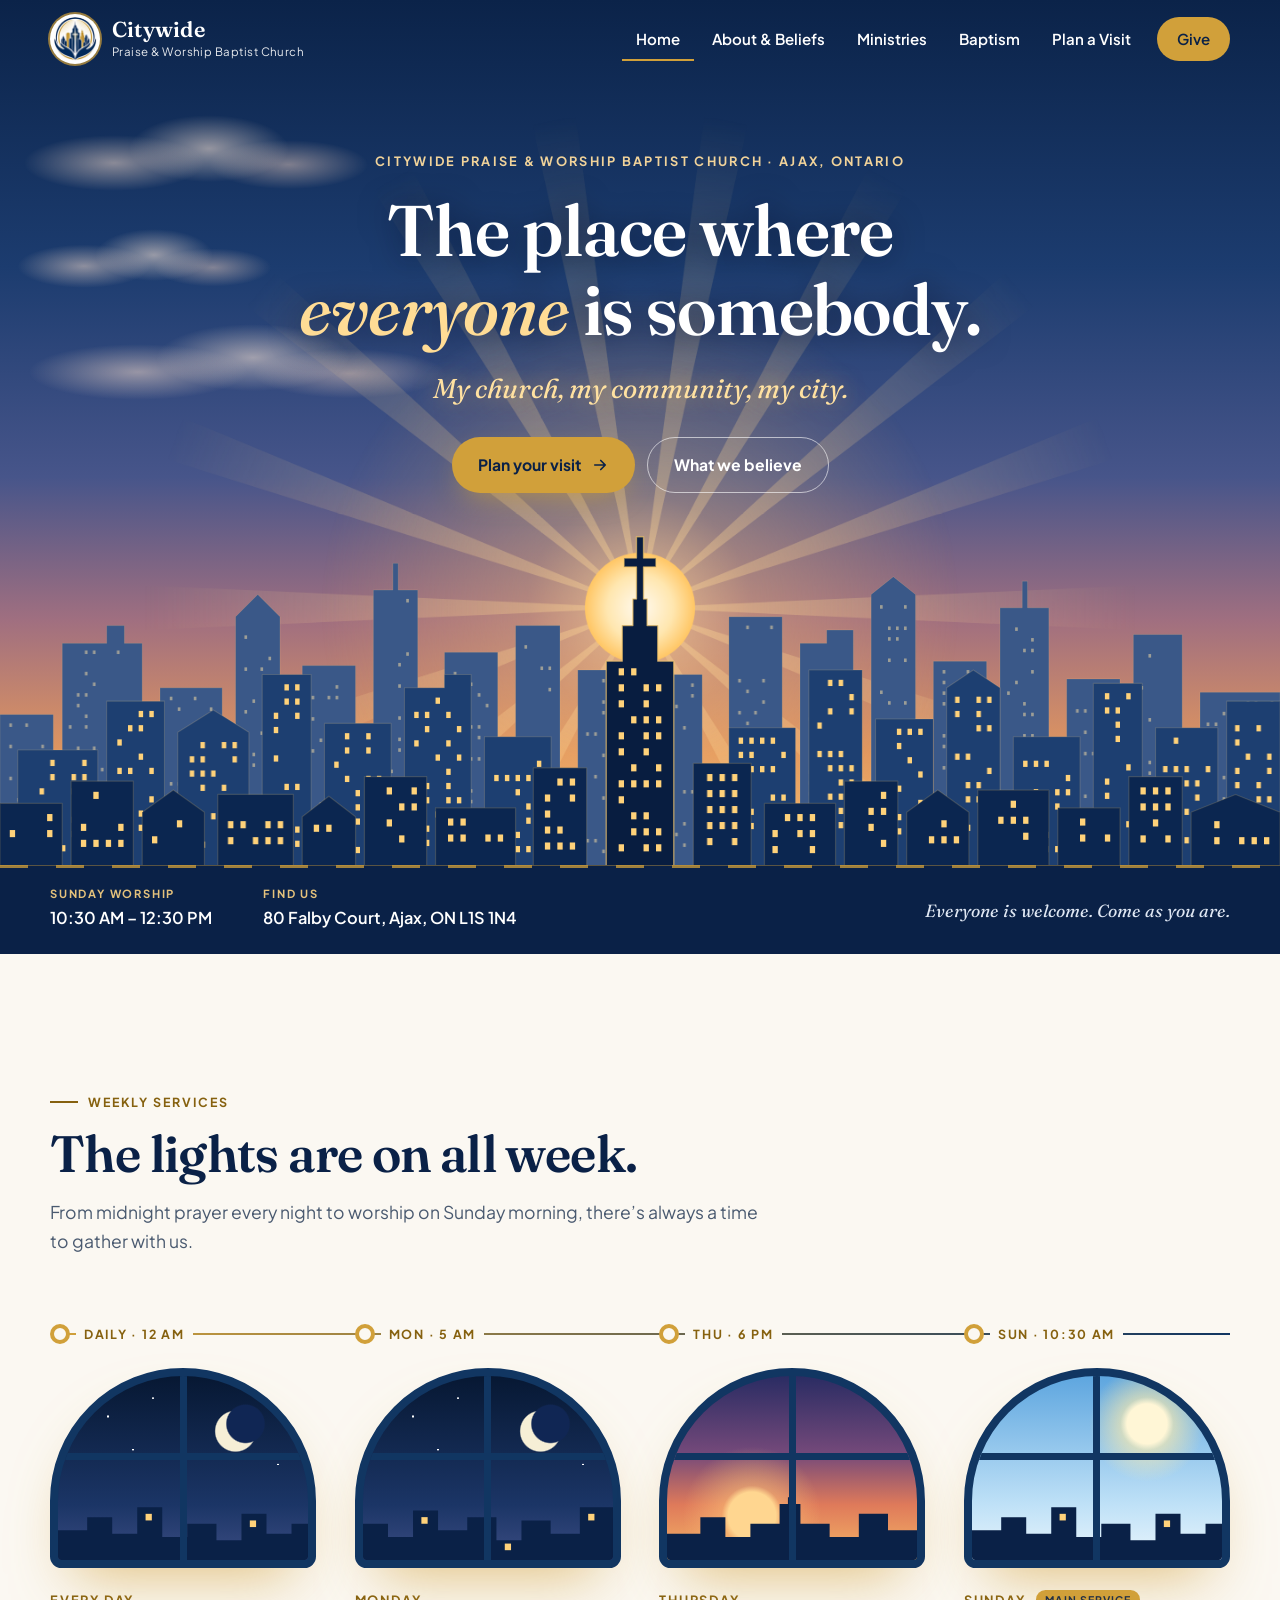
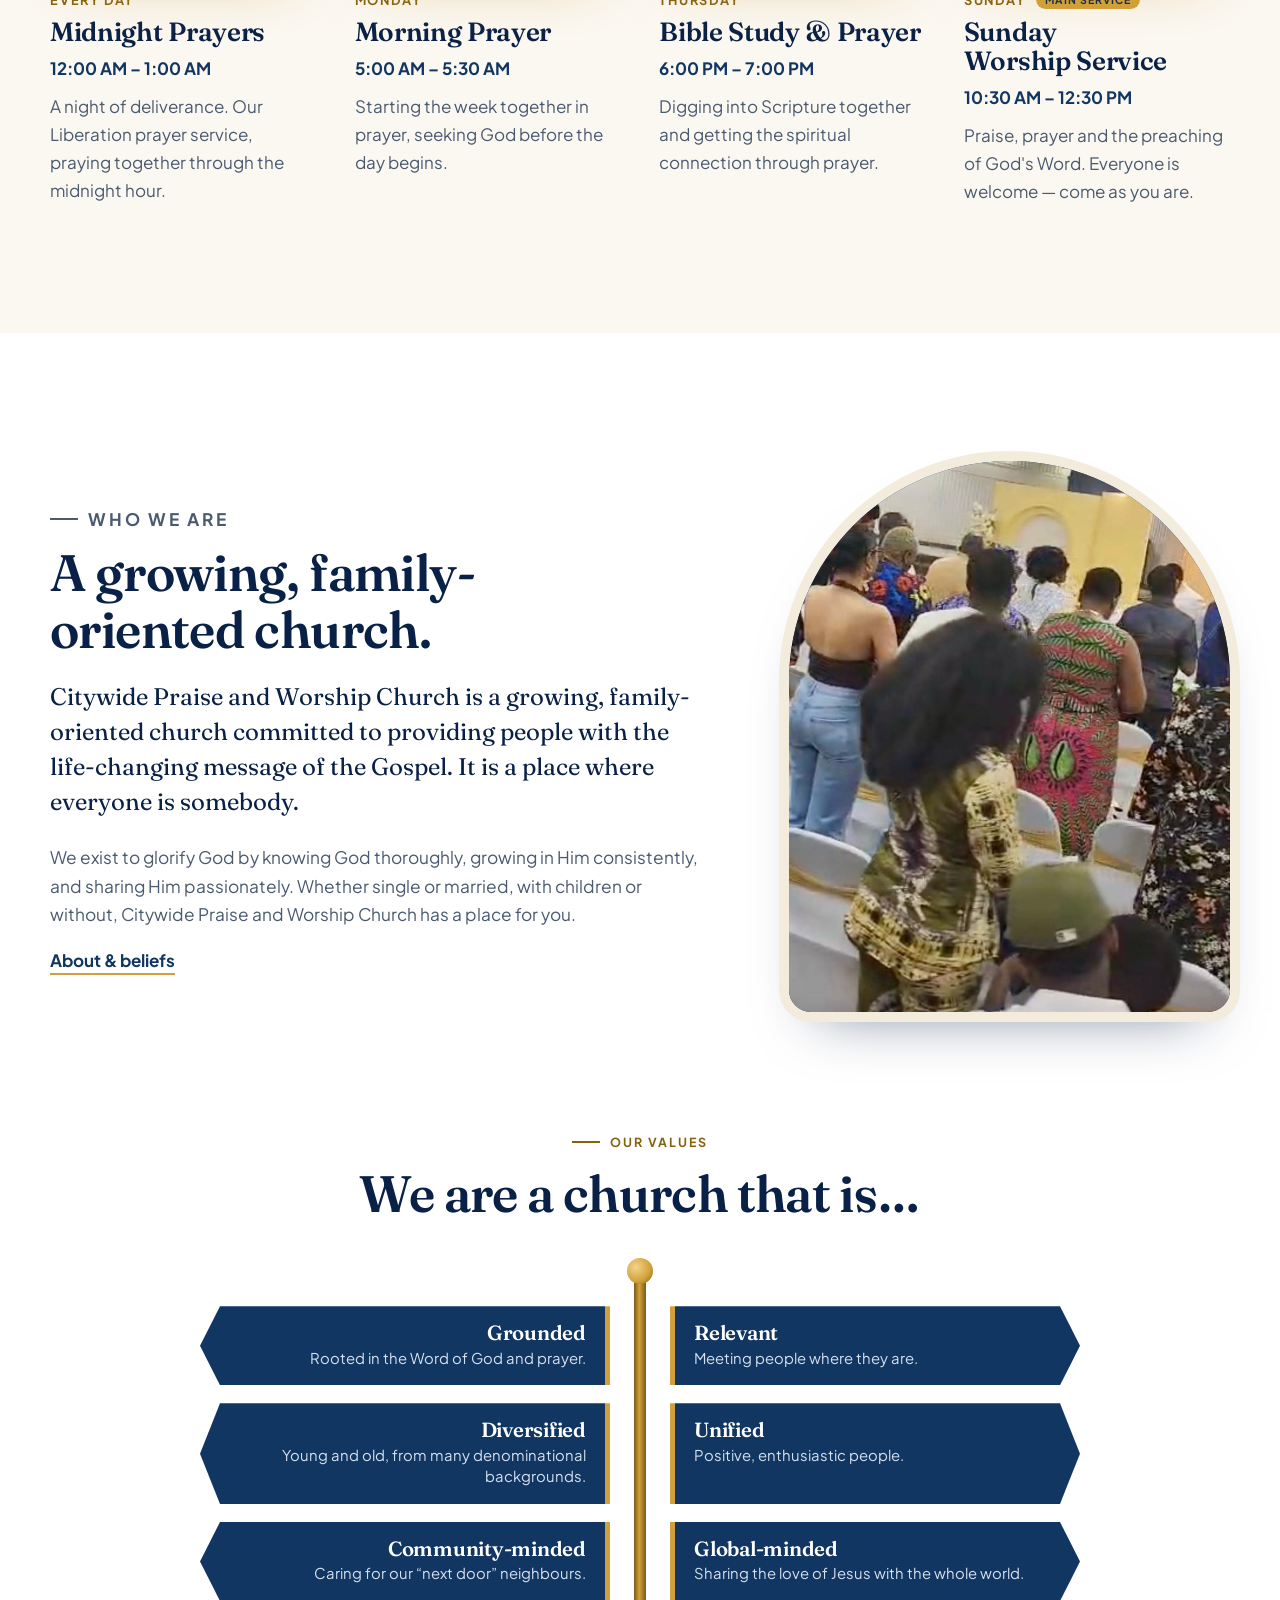
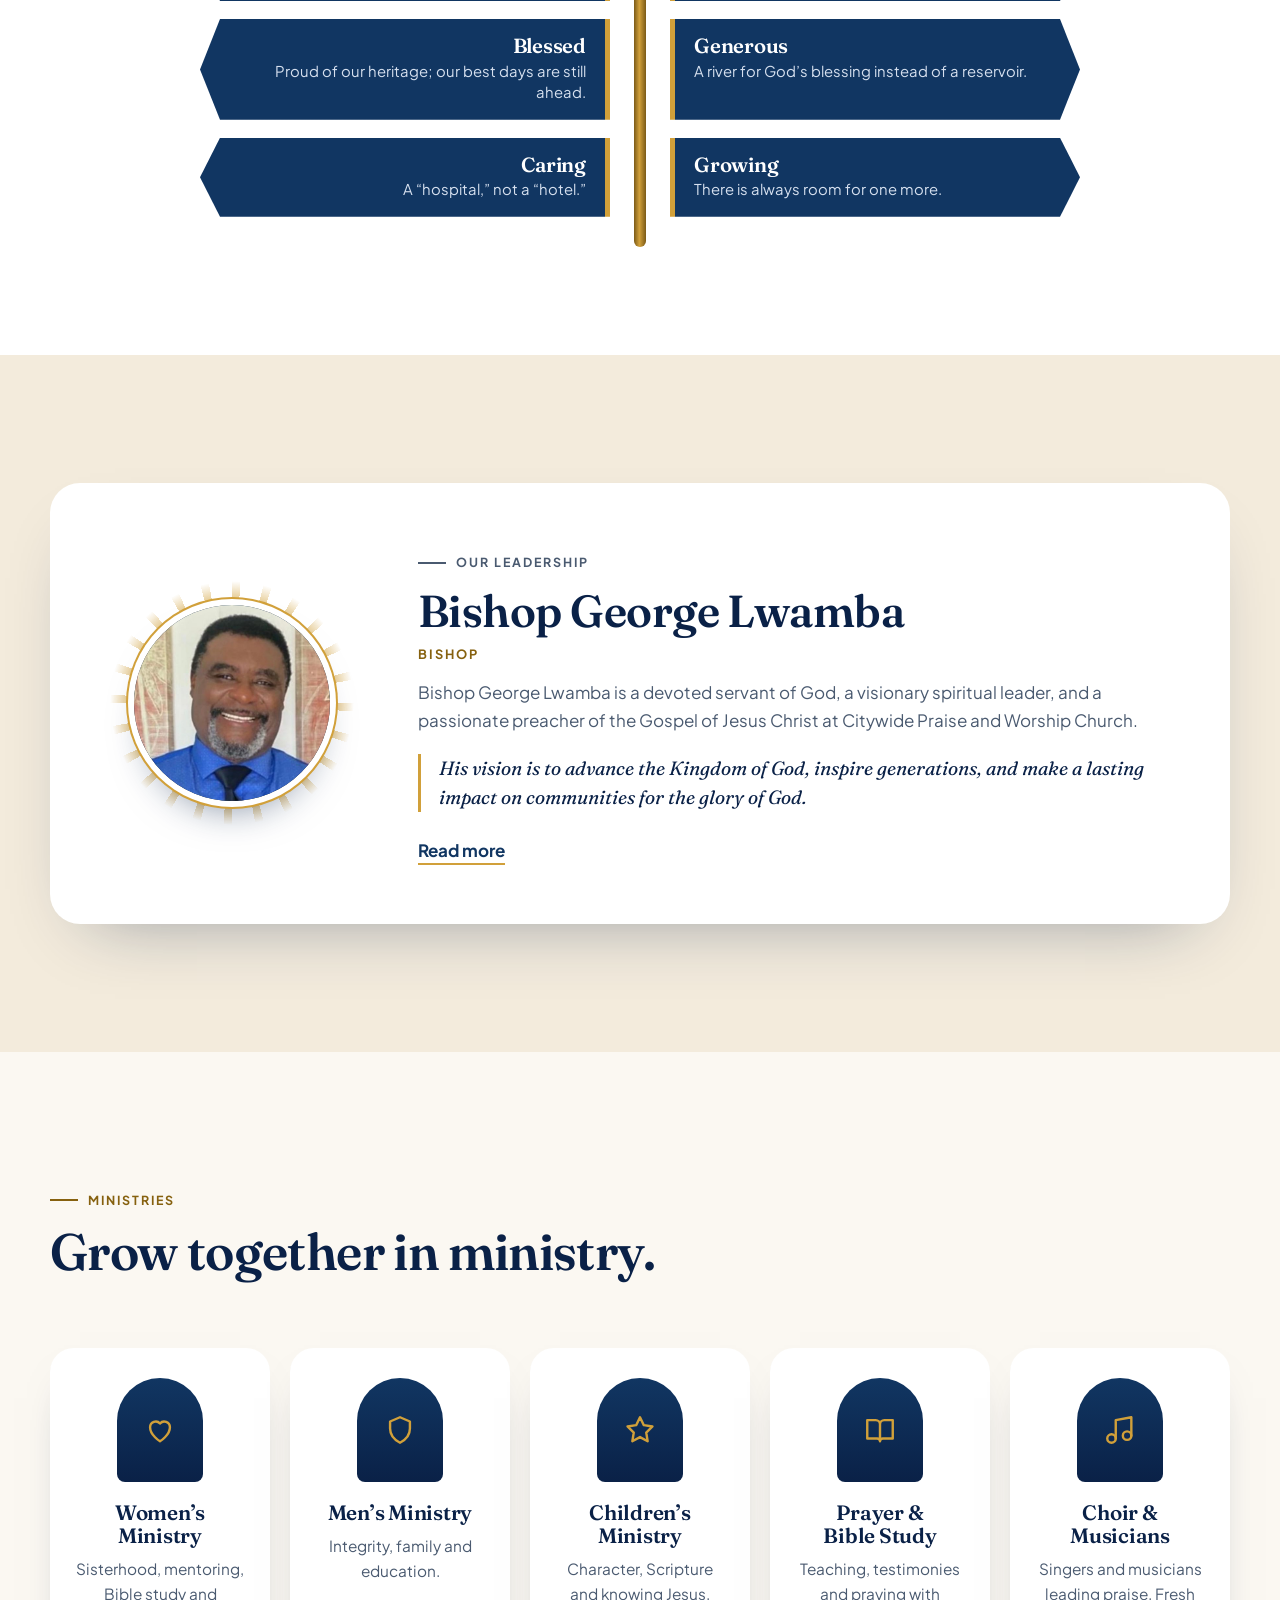
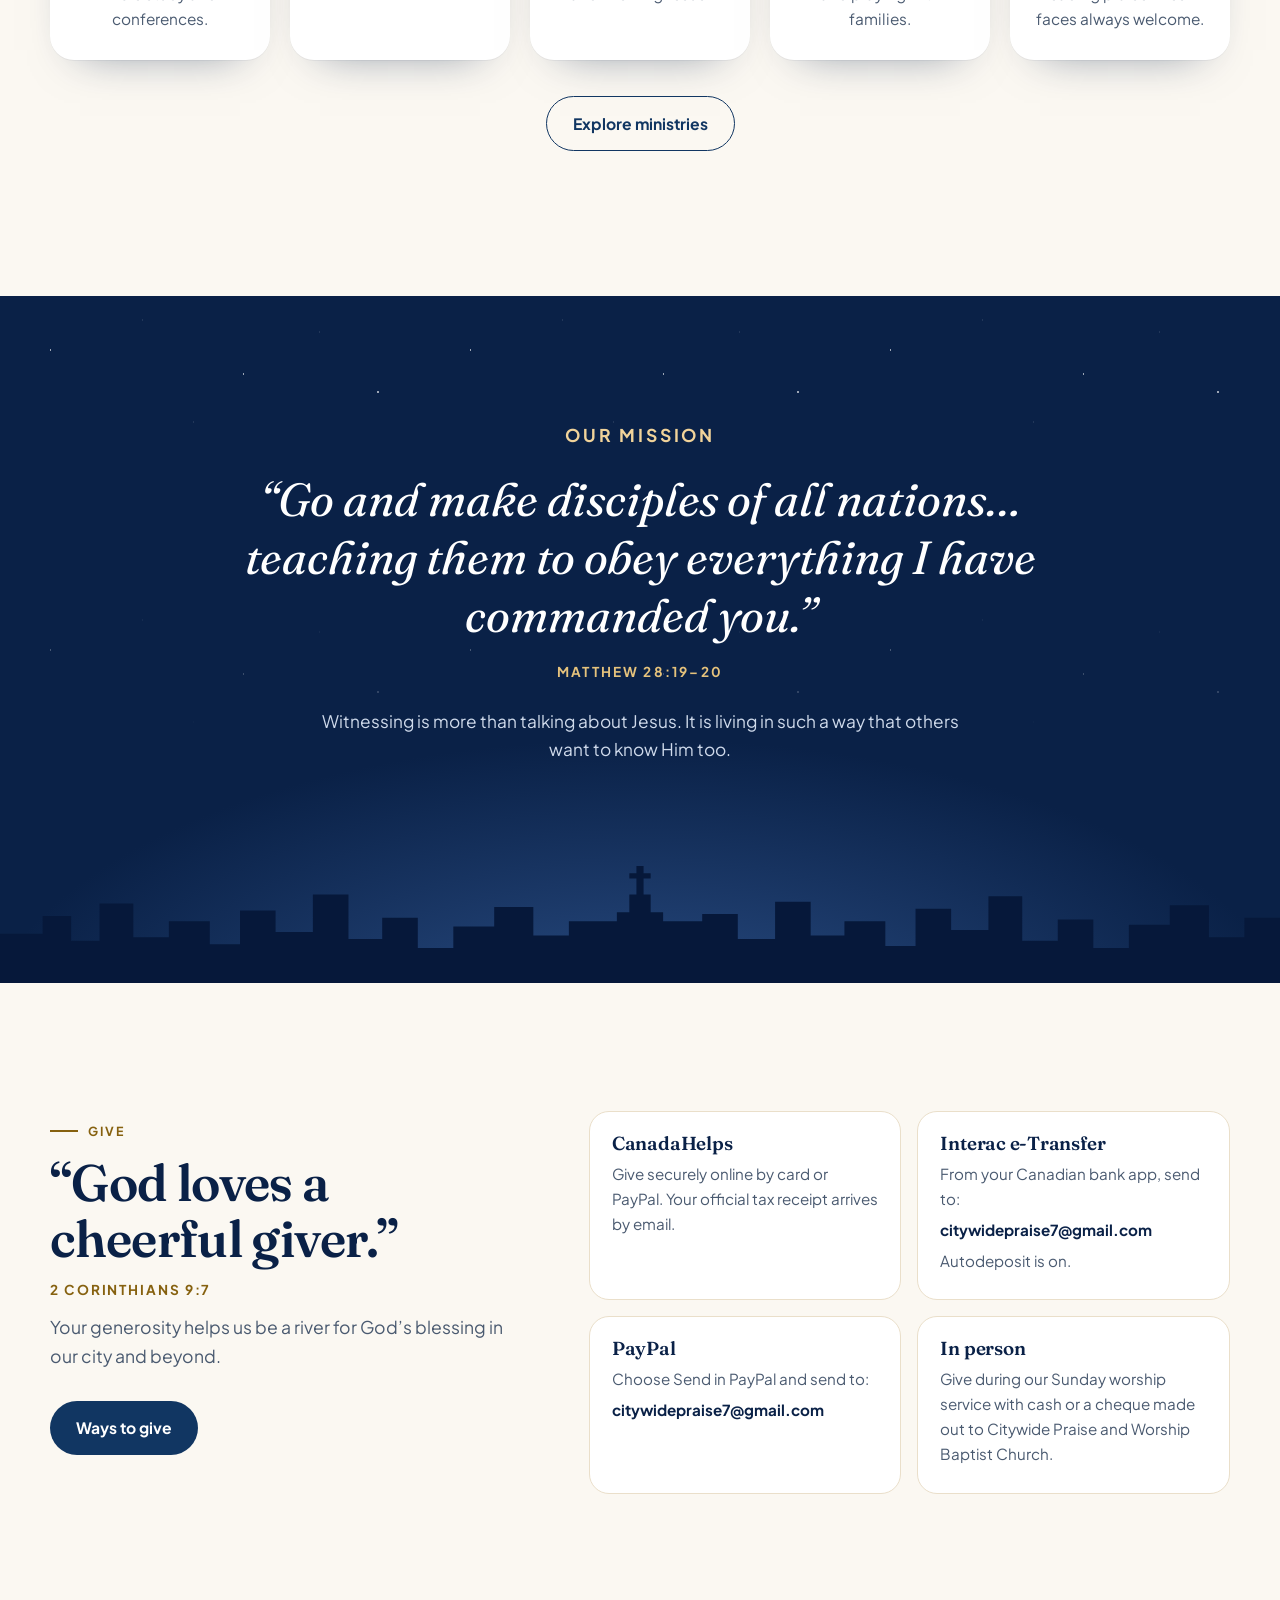
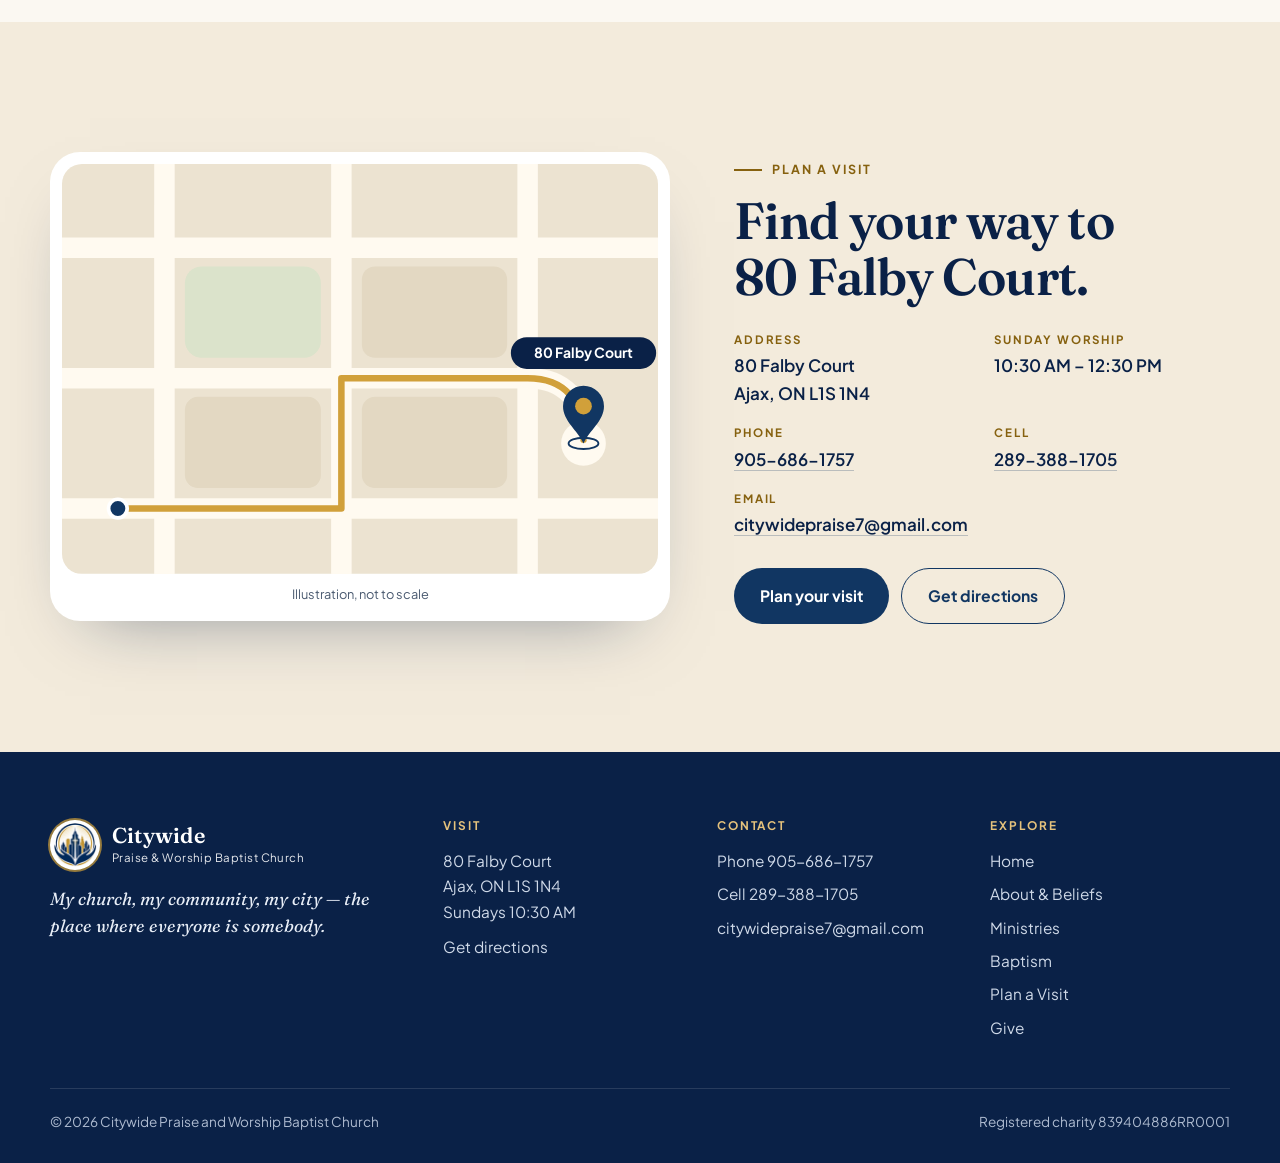
<file: index.html>
<!doctype html>
<html lang="en-CA">
<head>
  <meta charset="utf-8">
  <meta name="viewport" content="width=device-width, initial-scale=1">
  <title>Citywide Praise and Worship Baptist Church | Ajax, Ontario</title>
  <meta name="description" content="Citywide Praise and Worship Baptist Church in Ajax, Ontario — a growing, family-oriented church where everyone is somebody. Join us Sundays at 10:30 AM.">
  <link rel="icon" href="assets/images/favicon.png" type="image/png">
  <link rel="apple-touch-icon" href="assets/images/apple-touch-icon.png">
  <meta name="theme-color" content="#0a2147">
  <meta property="og:type" content="website">
  <meta property="og:site_name" content="Citywide Praise and Worship Baptist Church">
  <meta property="og:title" content="Citywide Praise and Worship Baptist Church | Ajax, Ontario">
  <meta property="og:description" content="Citywide Praise and Worship Baptist Church in Ajax, Ontario — a growing, family-oriented church where everyone is somebody. Join us Sundays at 10:30 AM.">
  <meta property="og:url" content="https://citywidepraise.ca/">
  <meta property="og:image" content="https://citywidepraise.ca/assets/images/share.jpg">
  <meta name="twitter:card" content="summary_large_image">
  <link rel="preconnect" href="https://fonts.googleapis.com">
  <link rel="preconnect" href="https://fonts.gstatic.com" crossorigin>
  <link href="https://fonts.googleapis.com/css2?family=Fraunces:ital,opsz,wght@0,9..144,400..700;1,9..144,400..600&family=Plus+Jakarta+Sans:wght@400;500;600;700&display=swap" rel="stylesheet">
  <link rel="stylesheet" href="assets/css/style.css">
  <script>document.documentElement.classList.add('js')</script>
</head>
<body data-page="home">
<a class="skip-link" href="#main">Skip to main content</a>
<header id="site-header"></header>

<main id="main">
<!-- ================= HERO: the city at dawn ================= -->
<section class="hero" aria-labelledby="hero-title">
  <div class="sky" aria-hidden="true"><div class="stars"></div></div>
  <div class="clouds" data-depth=".45" aria-hidden="true"><span class="cloud"></span><span class="cloud"></span><span class="cloud"></span></div>

  <div class="wrap hero-in" data-depth=".22" data-fade>
    <p class="hero-eyebrow">Citywide Praise &amp; Worship Baptist Church · Ajax, Ontario</p>
    <h1 id="hero-title">The place where <em>everyone</em> is somebody.</h1>
    <p class="sub"><span>My church,</span> <span>my community,</span> <span>my city.</span></p>
    <div class="actions">
      <a class="btn btn-gold" href="visit.html">Plan your visit
        <svg viewBox="0 0 24 24" fill="none" stroke="currentColor" stroke-width="2.2" stroke-linecap="round" stroke-linejoin="round" aria-hidden="true"><path d="M5 12h14M13 6l6 6-6 6"/></svg></a>
      <a class="btn btn-ghost" href="about.html#beliefs">What we believe</a>
    </div>
  </div>

  <div class="city" aria-hidden="true">
    <!-- sun + rays, behind the skyline -->
    <svg class="layer" data-depth=".38" viewBox="0 0 1440 400" preserveAspectRatio="xMidYMax slice" focusable="false">
      <defs>
        <radialGradient id="glow" cx="720" cy="110" r="360" gradientUnits="userSpaceOnUse"><stop offset="0" stop-color="#ffdca0" stop-opacity=".75"/><stop offset=".35" stop-color="#ffc677" stop-opacity=".3"/><stop offset="1" stop-color="#ffb35c" stop-opacity="0"/></radialGradient>
        <radialGradient id="core" cx="720" cy="110" r="62" gradientUnits="userSpaceOnUse"><stop offset="0" stop-color="#fffaf0"/><stop offset=".6" stop-color="#ffe7b0"/><stop offset="1" stop-color="#ffc664"/></radialGradient>
        <radialGradient id="rayGrad" cx="720" cy="110" r="560" gradientUnits="userSpaceOnUse"><stop offset=".08" stop-color="#ffe2a6" stop-opacity=".4"/><stop offset="1" stop-color="#ffd38a" stop-opacity="0"/></radialGradient>
      </defs>
      <g class="sun-rise">
        <g class="rays" id="rays"></g>
        <circle cx="720" cy="110" r="360" fill="url(#glow)"/>
        <circle cx="720" cy="110" r="62" fill="url(#core)"/>
      </g>
    </svg>
    <!-- back layer: distant towers -->
    <svg class="layer back" data-l="back" data-depth=".28" viewBox="0 0 1440 400" preserveAspectRatio="xMidYMax slice" focusable="false">
      <g>
        <path class="b" pathLength="1" d="M0 400V230H60V400Z"/>
        <path class="b" pathLength="1" data-top="28" d="M70 400V150H120V130H140V150H160V400Z"/>
        <path class="b" pathLength="1" d="M180 400V200H250V400Z"/>
        <path class="b" pathLength="1" data-top="34" d="M265 400V120L290 95L315 120V400Z"/>
        <path class="b" pathLength="1" d="M340 400V175H400V400Z"/>
        <path class="b" pathLength="1" data-top="40" d="M420 400V90H442V60H448V90H470V400Z"/>
        <path class="b" pathLength="1" d="M500 400V160H560V400Z"/>
        <path class="b" pathLength="1" d="M580 400V130H630V400Z"/>
        <path class="b" pathLength="1" d="M650 400V180H690V400Z"/>
        <path class="b" pathLength="1" d="M750 400V185H790V400Z"/>
        <path class="b" pathLength="1" d="M820 400V120H880V400Z"/>
        <path class="b" pathLength="1" data-top="26" d="M900 400V150H930V135H960V400Z"/>
        <path class="b" pathLength="1" data-top="32" d="M980 400V95L1005 75L1030 95V400Z"/>
        <path class="b" pathLength="1" d="M1050 400V170H1110V400Z"/>
        <path class="b" pathLength="1" data-top="40" d="M1125 400V110H1150V80H1156V110H1180V400Z"/>
        <path class="b" pathLength="1" d="M1200 400V190H1260V400Z"/>
        <path class="b" pathLength="1" d="M1275 400V140H1330V400Z"/>
        <path class="b" pathLength="1" d="M1350 400V205H1440V400Z"/>
      </g>
      <g class="wins"></g>
    </svg>
    <!-- mid layer -->
    <svg class="layer mid" data-l="mid" data-depth=".16" viewBox="0 0 1440 400" preserveAspectRatio="xMidYMax slice" focusable="false">
      <g>
        <path class="b" pathLength="1" d="M20 400V270H110V400Z"/>
        <path class="b" pathLength="1" d="M120 400V215H185V400Z"/>
        <path class="b" pathLength="1" data-top="36" d="M200 400V250L240 225L280 250V400Z"/>
        <path class="b" pathLength="1" d="M295 400V185H350V400Z"/>
        <path class="b" pathLength="1" d="M365 400V240H440V400Z"/>
        <path class="b" pathLength="1" data-top="26" d="M455 400V200H500V185H530V400Z"/>
        <path class="b" pathLength="1" d="M545 400V255H620V400Z"/>
        <path class="b" pathLength="1" d="M820 400V245H895V400Z"/>
        <path class="b" pathLength="1" d="M910 400V180H970V400Z"/>
        <path class="b" pathLength="1" d="M985 400V235H1050V400Z"/>
        <path class="b" pathLength="1" data-top="30" d="M1065 400V200L1095 180L1125 200V400Z"/>
        <path class="b" pathLength="1" d="M1140 400V255H1215V400Z"/>
        <path class="b" pathLength="1" d="M1230 400V195H1285V400Z"/>
        <path class="b" pathLength="1" d="M1300 400V245H1370V400Z"/>
        <path class="b" pathLength="1" d="M1380 400V215H1440V400Z"/>
      </g>
      <g class="wins"></g>
    </svg>
    <!-- front layer: neighbourhood + the cross tower -->
    <svg class="layer front" data-l="front" data-depth=".06" viewBox="0 0 1440 400" preserveAspectRatio="xMidYMax slice" focusable="false">
      <g>
        <path class="b" pathLength="1" d="M0 400V330H70V400Z"/>
        <path class="b" pathLength="1" d="M80 400V305H150V400Z"/>
        <path class="b" pathLength="1" data-top="34" d="M160 400V340L195 315L230 340V400Z"/>
        <path class="b" pathLength="1" d="M245 400V320H330V400Z"/>
        <path class="b" pathLength="1" data-top="32" d="M340 400V345L370 322L400 345V400Z"/>
        <path class="b" pathLength="1" d="M410 400V300H480V400Z"/>
        <path class="b" pathLength="1" d="M490 400V335H580V400Z"/>
        <path class="b" pathLength="1" d="M600 400V290H660V400Z"/>
        <path class="b tower" pathLength="1" data-top="148" d="M682 400V170H700V130H712V100H716V64H702V54H716V30H724V54H738V64H724V100H728V130H740V170H758V400Z"/>
        <path class="b" pathLength="1" d="M780 400V285H845V400Z"/>
        <path class="b" pathLength="1" d="M860 400V330H940V400Z"/>
        <path class="b" pathLength="1" d="M950 400V305H1010V400Z"/>
        <path class="b" pathLength="1" data-top="34" d="M1020 400V340L1055 315L1090 340V400Z"/>
        <path class="b" pathLength="1" d="M1100 400V315H1180V400Z"/>
        <path class="b" pathLength="1" d="M1190 400V335H1260V400Z"/>
        <path class="b" pathLength="1" d="M1270 400V300H1330V400Z"/>
        <path class="b" pathLength="1" data-top="30" d="M1340 400V340L1390 320L1440 340V400Z"/>
      </g>
      <g class="wins"></g>
    </svg>
  </div>

  <div class="street">
    <div class="wrap street-in">
      <dl>
        <div><dt><span data-site="sundayName"></span> Worship</dt><dd><time data-site="sundayTime"></time></dd></div>
        <div><dt>Find us</dt><dd data-site="address"></dd></div>
      </dl>
      <p class="welcome">Everyone is welcome. Come as you are.</p>
    </div>
  </div>
</section>

<!-- ================= SERVICES ================= -->
<section class="services" id="services" aria-labelledby="services-h">
  <div class="wrap">
    <div class="sec-head rv">
      <p class="eyebrow">Weekly services</p>
      <h2 id="services-h">The lights are on all week.</h2>
      <p class="lede">From midnight prayer every night to worship on Sunday morning, there’s always a time to gather with us.</p>
    </div>
    <div data-services data-io></div>
  </div>
</section>

<!-- ================= EVENTS (hidden automatically when none are posted) ================= -->
<section id="events" aria-labelledby="events-h" style="padding-top:0" data-hide-if-no-events>
  <div class="wrap">
    <div class="sec-head rv">
      <p class="eyebrow">Coming up</p>
      <h2 id="events-h">Upcoming events</h2>
    </div>
    <div class="events" data-events data-limit="3"></div>
  </div>
</section>

<!-- ================= WHO WE ARE + VALUES ================= -->
<section class="about" id="about" aria-labelledby="about-h">
  <div class="wrap">
    <div class="about-grid">
      <div class="rv">
        <p class="eyebrow">Who we are</p>
        <h2 id="about-h">A growing, family-oriented church.</h2>
        <p class="lead" style="margin-top:22px">Citywide Praise and Worship Church is a growing, family-oriented church committed to providing people with the life-changing message of the Gospel. It is a place where everyone is somebody.</p>
        <p>We exist to glorify God by knowing God thoroughly, growing in Him consistently, and sharing Him passionately. Whether single or married, with children or without, Citywide Praise and Worship Church has a place for you.</p>
        <a class="textlink" href="about.html">About &amp; beliefs</a>
      </div>
      <!-- To swap this photo: replace assets/images/congregation.jpg (an upright photo works best in the arch) -->
      <figure class="photo rv">
        <img class="real" src="assets/images/congregation.jpg" alt="Members of the congregation, many in colourful African prints, standing together in worship" width="880" height="1100" loading="lazy">
      </figure>
    </div>

    <div class="values">
      <p class="eyebrow rv">Our values</p>
      <h2 class="rv">We are a church that is…</h2>
      <ul class="post" aria-label="Church values">
        <li class="sign" style="--i:0"><h3>Grounded</h3><p>Rooted in the Word of God and prayer.</p></li>
        <li class="sign" style="--i:1"><h3>Relevant</h3><p>Meeting people where they are.</p></li>
        <li class="sign" style="--i:2"><h3>Diversified</h3><p>Young and old, from many denominational backgrounds.</p></li>
        <li class="sign" style="--i:3"><h3>Unified</h3><p>Positive, enthusiastic people.</p></li>
        <li class="sign" style="--i:4"><h3>Community-minded</h3><p>Caring for our “next door” neighbours.</p></li>
        <li class="sign" style="--i:5"><h3>Global-minded</h3><p>Sharing the love of Jesus with the whole world.</p></li>
        <li class="sign" style="--i:6"><h3>Blessed</h3><p>Proud of our heritage; our best days are still ahead.</p></li>
        <li class="sign" style="--i:7"><h3>Generous</h3><p>A river for God’s blessing instead of a reservoir.</p></li>
        <li class="sign" style="--i:8"><h3>Caring</h3><p>A “hospital,” not a “hotel.”</p></li>
        <li class="sign" style="--i:9"><h3>Growing</h3><p>There is always room for one more.</p></li>
      </ul>
    </div>
  </div>
</section>

<!-- ================= BISHOP ================= -->
<section class="leader" id="leadership" aria-label="Our leadership">
  <div class="wrap leaders" data-leaders="excerpt"></div>
</section>

<!-- ================= MINISTRIES ================= -->
<section class="ministries" id="ministries" aria-labelledby="min-h">
  <div class="wrap">
    <div class="sec-head rv">
      <p class="eyebrow">Ministries</p>
      <h2 id="min-h">Grow together in ministry.</h2>
    </div>
    <ul class="mins">
      <li class="min rv"><div class="arch" aria-hidden="true"><svg viewBox="0 0 24 24"><path d="M12 20s-7-4.4-7-10a4 4 0 0 1 7-2.6A4 4 0 0 1 19 10c0 5.6-7 10-7 10z"/></svg></div><h3>Women’s Ministry</h3><p>Sisterhood, mentoring, Bible study and conferences.</p></li>
      <li class="min rv" style="transition-delay:.1s"><div class="arch" aria-hidden="true"><svg viewBox="0 0 24 24"><path d="M12 3l7 3v5c0 4.5-3 8-7 10-4-2-7-5.5-7-10V6z"/></svg></div><h3>Men’s Ministry</h3><p>Integrity, family and education.</p></li>
      <li class="min rv" style="transition-delay:.2s"><div class="arch" aria-hidden="true"><svg viewBox="0 0 24 24"><path d="M12 3l2.7 5.6 6.1.9-4.4 4.3 1 6.1L12 17l-5.4 2.9 1-6.1-4.4-4.3 6.1-.9z"/></svg></div><h3>Children’s Ministry</h3><p>Character, Scripture and knowing Jesus.</p></li>
      <li class="min rv" style="transition-delay:.3s"><div class="arch" aria-hidden="true"><svg viewBox="0 0 24 24"><path d="M3 5h6a3 3 0 0 1 3 3v12a2 2 0 0 0-2-2H3zM21 5h-6a3 3 0 0 0-3 3v12a2 2 0 0 1 2-2h7z"/></svg></div><h3>Prayer &amp; Bible Study</h3><p>Teaching, testimonies and praying with families.</p></li>
      <li class="min rv" style="transition-delay:.4s"><div class="arch" aria-hidden="true"><svg viewBox="0 0 24 24"><path d="M9 18V5l11-2v13"/><circle cx="6" cy="18" r="3"/><circle cx="17" cy="16" r="3"/></svg></div><h3>Choir &amp; Musicians</h3><p>Singers and musicians leading praise. Fresh faces always welcome.</p></li>
    </ul>
    <p class="mins-foot"><a class="btn btn-line" href="ministries.html">Explore ministries</a></p>
  </div>
</section>

<!-- ================= MISSION ================= -->
<section class="mission" id="mission" aria-labelledby="mission-h">
  <div class="stars" aria-hidden="true"></div>
  <div class="wrap mission-in rv">
    <h2 id="mission-h" class="label">Our mission</h2>
    <blockquote>
      <p style="margin:0">“Go and make disciples of all nations… teaching them to obey everything I have commanded you.”</p>
      <cite>Matthew 28:19–20</cite>
    </blockquote>
    <p class="note">Witnessing is more than talking about Jesus. It is living in such a way that others want to know Him too.</p>
  </div>
  <svg class="mini-sky" viewBox="0 0 1440 140" preserveAspectRatio="none" aria-hidden="true" focusable="false"><path d="M0 [base64]"/></svg>
</section>

<!-- ================= GIVE ================= -->
<section class="give" id="give" aria-labelledby="give-h">
  <div class="wrap give-grid">
    <div class="rv">
      <p class="eyebrow">Give</p>
      <h2 id="give-h">“God loves a cheerful giver.” <cite>2 Corinthians 9:7</cite></h2>
      <p class="lede">Your generosity helps us be a river for God’s blessing in our city and beyond.</p>
      <a class="btn btn-navy" href="give.html" style="margin-top:12px">Ways to give</a>
    </div>
    <ul class="ways" data-ways="short"></ul>
  </div>
</section>

<!-- ================= VISIT ================= -->
<section class="visit" id="visit" aria-labelledby="visit-h">
  <div class="wrap visit-grid">
    <figure class="map-card">
      <svg viewBox="0 0 640 440" role="img" aria-labelledby="map-t">
        <title id="map-t">Illustrated map with a route leading to 80 Falby Court, Ajax</title>
        <rect width="640" height="440" fill="#ece3d1"/>
        <rect x="132" y="110" width="146" height="98" rx="18" fill="#dbe3cb"/>
        <rect x="322" y="250" width="156" height="98" rx="14" fill="#e3d8c2"/>
        <rect x="132" y="250" width="146" height="98" rx="14" fill="#e3d8c2"/>
        <rect x="322" y="110" width="156" height="98" rx="14" fill="#e3d8c2"/>
        <g fill="none" stroke="#fffaf0" stroke-width="22" stroke-linecap="round">
          <path d="M0 90H640M0 230H500M0 370H640M110 0V440M300 0V440M500 0V440"/>
          <path d="M500 230C540 230 560 254 560 290"/>
        </g>
        <circle cx="560" cy="300" r="24" fill="#fffaf0"/>
        <path class="route" pathLength="1" d="M60 370H300V230H500C540 230 560 254 560 296" fill="none" stroke="#d1a03a" stroke-width="7" stroke-linecap="round" stroke-linejoin="round"/>
        <circle cx="60" cy="370" r="10" fill="#113662" stroke="#fff" stroke-width="4"/>
        <g transform="translate(560 300)">
          <ellipse class="pulse" cx="0" cy="0" rx="16" ry="6" fill="none" stroke="#113662" stroke-width="2"/>
          <g class="pin">
            <path d="M0 0C-6-14-22-24-22-40A22 22 0 1 1 22-40C22-24 6-14 0 0Z" fill="#113662"/>
            <circle cx="0" cy="-40" r="9" fill="#d1a03a"/>
            <rect x="-78" y="-114" width="156" height="34" rx="17" fill="#0a2147"/>
            <text x="0" y="-92" text-anchor="middle" fill="#fff" font-family="Plus Jakarta Sans, sans-serif" font-size="15" font-weight="700">80 Falby Court</text>
          </g>
        </g>
      </svg>
      <figcaption>Illustration, not to scale</figcaption>
    </figure>
    <div class="rv">
      <p class="eyebrow">Plan a visit</p>
      <h2 id="visit-h">Find your way to <span data-site="street"></span>.</h2>
      <dl class="facts">
        <div><dt>Address</dt><dd><span data-site="street"></span><br><span data-site="cityLine"></span></dd></div>
        <div><dt><span data-site="sundayName"></span> worship</dt><dd data-site="sundayTime"></dd></div>
        <div data-hide-empty><dt>Phone</dt><dd data-site="phone"></dd></div>
        <div data-hide-empty><dt>Cell</dt><dd data-site="cell"></dd></div>
        <div class="wide" data-hide-empty><dt>Email</dt><dd data-site="email"></dd></div>
      </dl>
      <div class="actions">
        <a class="btn btn-navy" href="visit.html">Plan your visit</a>
        <a class="btn btn-line" data-maps-link target="_blank" rel="noopener">Get directions<span class="sr"> (opens in a new tab)</span></a>
      </div>
    </div>
  </div>
</section>
</main>

<footer id="site-footer"></footer>
<script src="assets/js/site-data.js"></script>
<script src="assets/js/main.js"></script>
<script src="assets/js/skyline.js"></script>
</body>
</html>
</file>
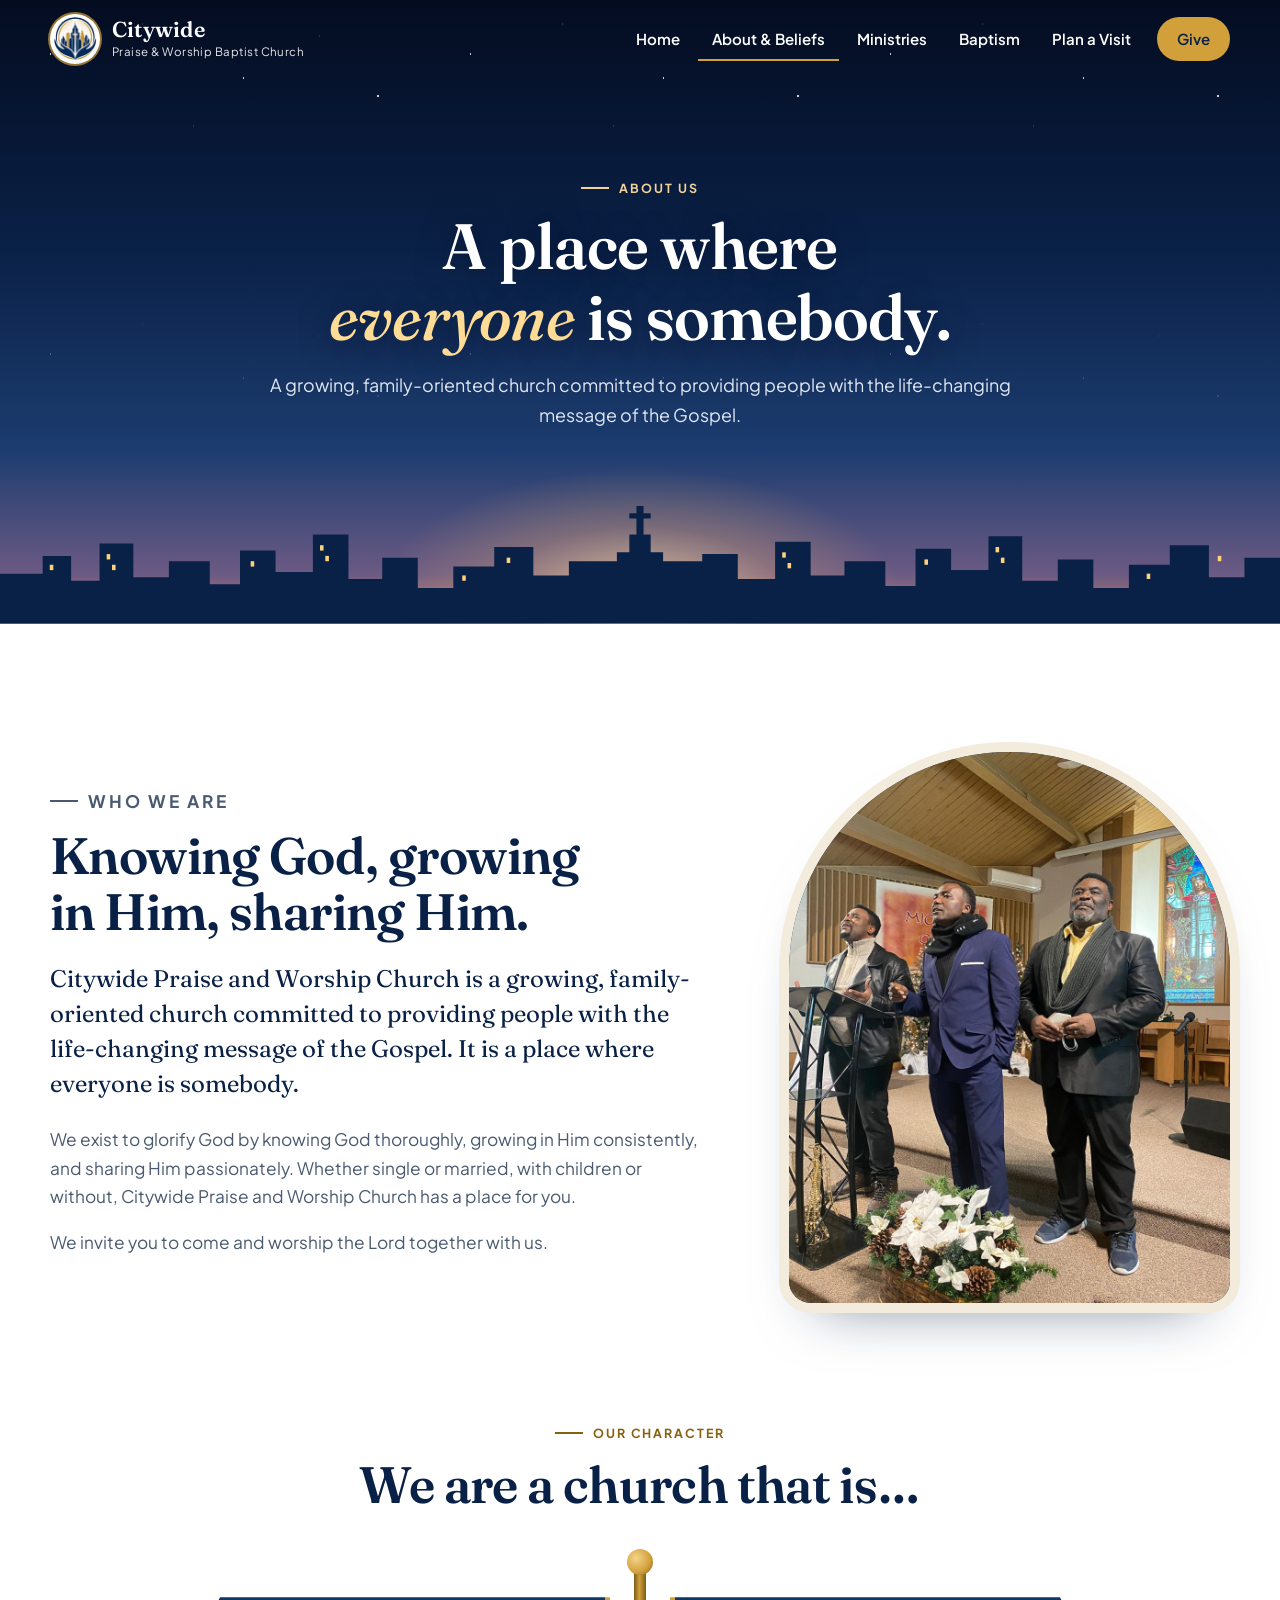
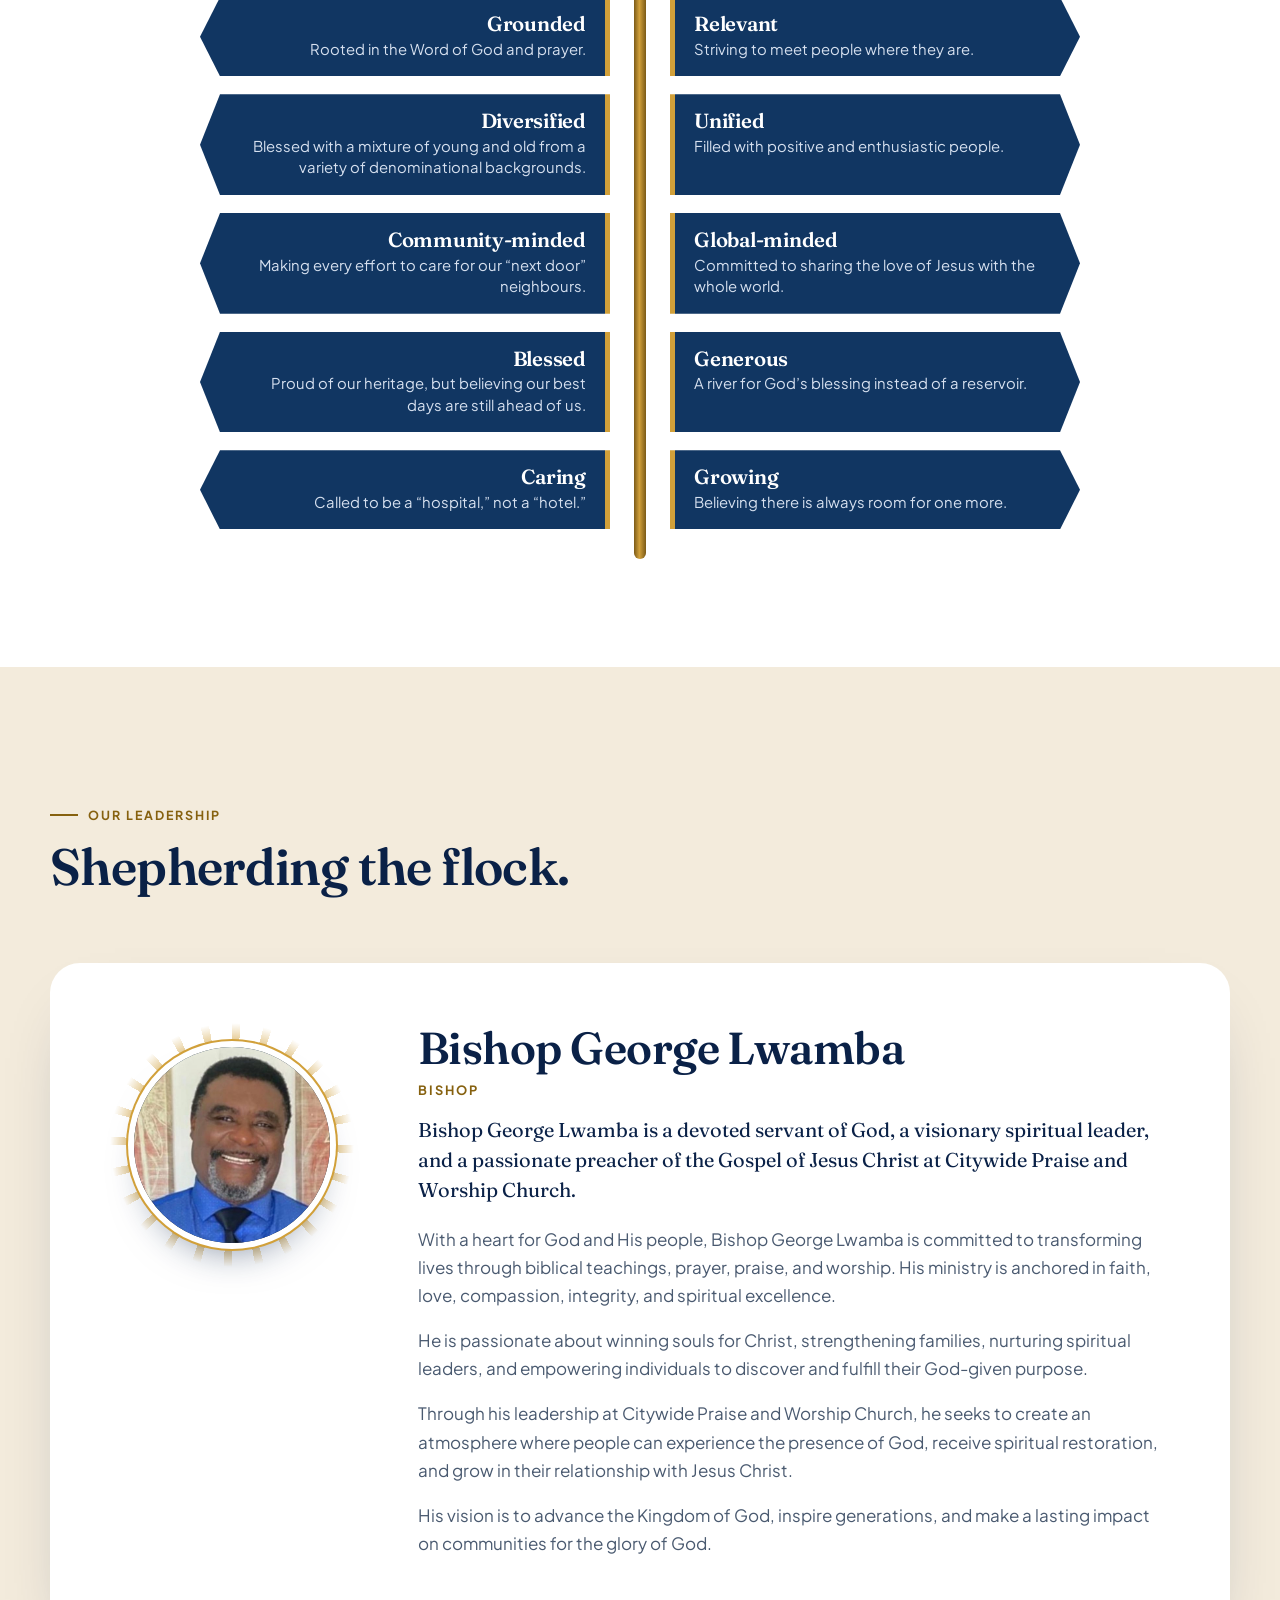
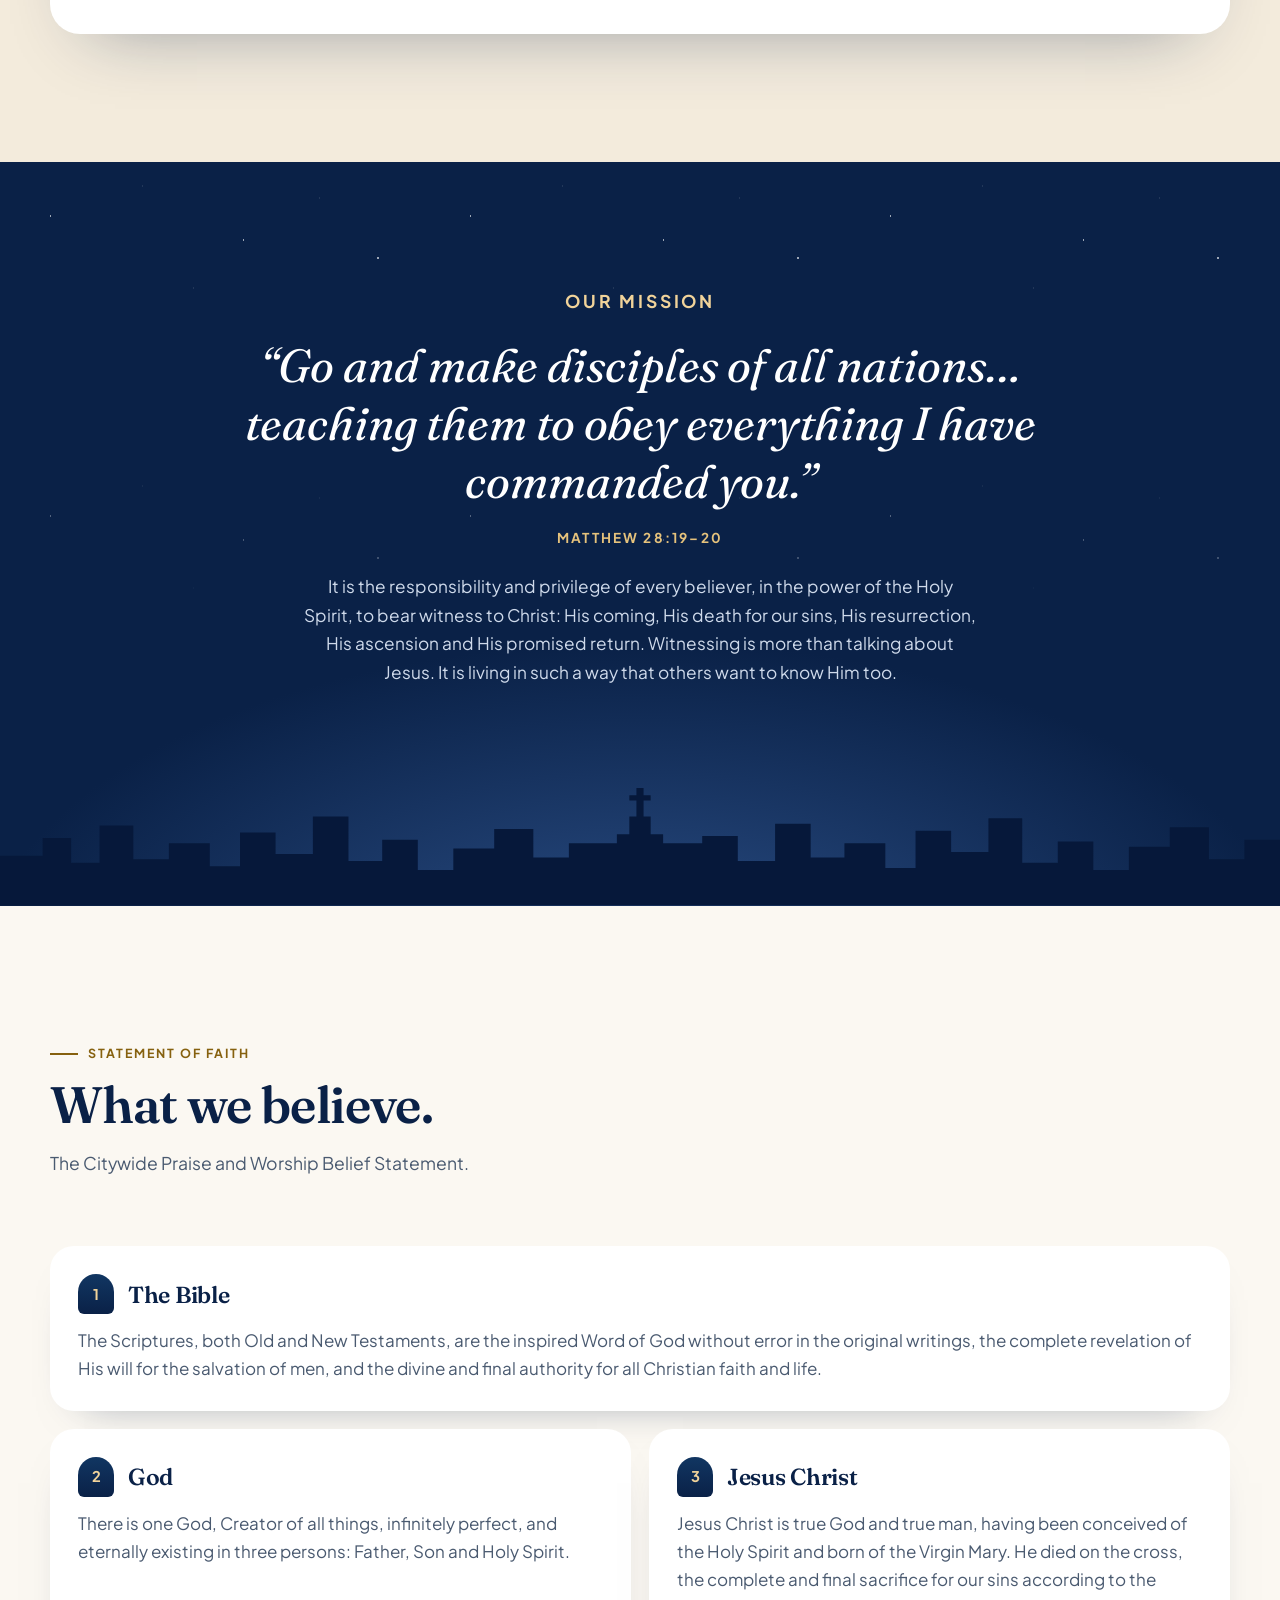
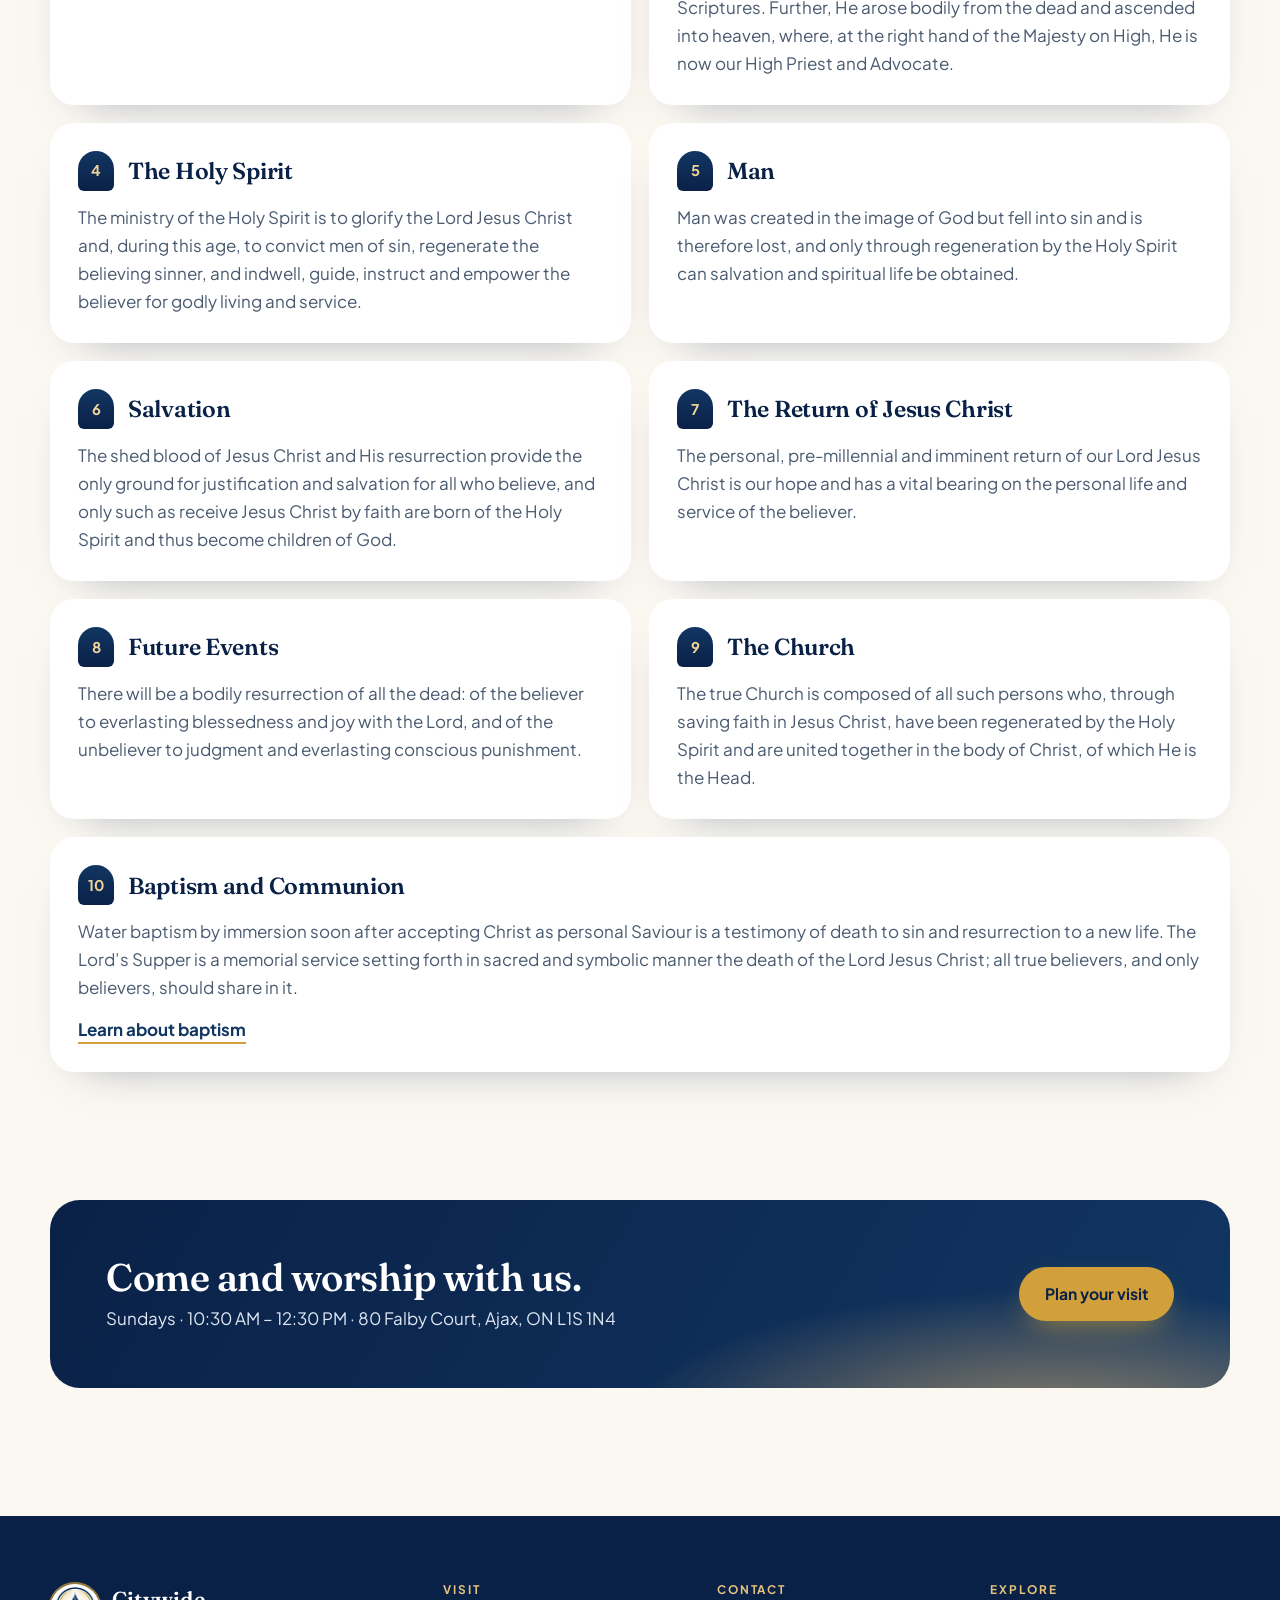
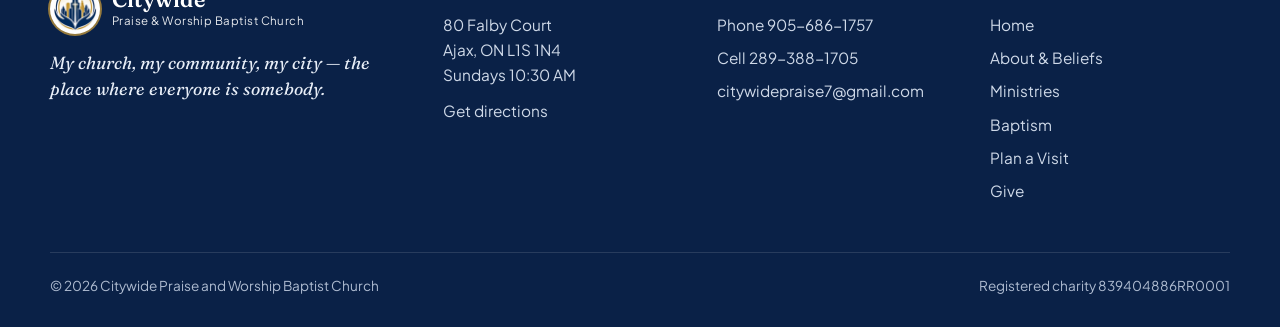
<file: about.html>
<!doctype html>
<html lang="en-CA">
<head>
  <meta charset="utf-8">
  <meta name="viewport" content="width=device-width, initial-scale=1">
  <title>About &amp; Beliefs | Citywide Praise and Worship Baptist Church</title>
  <meta name="description" content="Who we are, our mission, our leadership and our statement of faith at Citywide Praise and Worship Baptist Church in Ajax, Ontario.">
  <link rel="icon" href="assets/images/favicon.png" type="image/png">
  <link rel="apple-touch-icon" href="assets/images/apple-touch-icon.png">
  <meta name="theme-color" content="#0a2147">
  <meta property="og:type" content="website">
  <meta property="og:site_name" content="Citywide Praise and Worship Baptist Church">
  <meta property="og:title" content="About &amp; Beliefs | Citywide Praise and Worship Baptist Church">
  <meta property="og:description" content="Who we are, our mission, our leadership and our statement of faith at Citywide Praise and Worship Baptist Church in Ajax, Ontario.">
  <meta property="og:url" content="https://citywidepraise.ca/about.html">
  <meta property="og:image" content="https://citywidepraise.ca/assets/images/share.jpg">
  <meta name="twitter:card" content="summary_large_image">
  <link rel="preconnect" href="https://fonts.googleapis.com">
  <link rel="preconnect" href="https://fonts.gstatic.com" crossorigin>
  <link href="https://fonts.googleapis.com/css2?family=Fraunces:ital,opsz,wght@0,9..144,400..700;1,9..144,400..600&family=Plus+Jakarta+Sans:wght@400;500;600;700&display=swap" rel="stylesheet">
  <link rel="stylesheet" href="assets/css/style.css">
  <script>document.documentElement.classList.add('js')</script>
</head>
<body data-page="about">
<a class="skip-link" href="#main">Skip to main content</a>
<header id="site-header"></header>

<main id="main">
  <section class="page-hero" aria-labelledby="page-title">
    <div class="stars" aria-hidden="true"></div>
    <div class="wrap">
      <p class="eyebrow">About us</p>
      <h1 id="page-title">A place where <em>everyone</em> is somebody.</h1>
      <p class="intro">A growing, family-oriented church committed to providing people with the life-changing message of the Gospel.</p>
    </div>
    <div data-skyline></div>
  </section>

  <section class="about" aria-labelledby="story-h">
    <div class="wrap">
      <div class="about-grid">
        <div class="rv">
          <p class="eyebrow">Who we are</p>
          <h2 id="story-h">Knowing God, growing in Him, sharing Him.</h2>
          <p class="lead" style="margin-top:22px">Citywide Praise and Worship Church is a growing, family-oriented church committed to providing people with the life-changing message of the Gospel. It is a place where everyone is somebody.</p>
          <p>We exist to glorify God by knowing God thoroughly, growing in Him consistently, and sharing Him passionately. Whether single or married, with children or without, Citywide Praise and Worship Church has a place for you.</p>
          <p>We invite you to come and worship the Lord together with us.</p>
        </div>
        <!-- To swap this photo: replace assets/images/worship.jpg (an upright photo works best in the arch) -->
        <figure class="photo rv">
          <img class="real" src="assets/images/worship.jpg" alt="Three worship leaders singing at the front of the sanctuary beside the Christmas tree and stained-glass window" width="960" height="1200" loading="lazy">
        </figure>
      </div>

      <div class="values">
        <p class="eyebrow rv">Our character</p>
        <h2 class="rv">We are a church that is…</h2>
        <ul class="post" aria-label="Church values">
          <li class="sign" style="--i:0"><h3>Grounded</h3><p>Rooted in the Word of God and prayer.</p></li>
          <li class="sign" style="--i:1"><h3>Relevant</h3><p>Striving to meet people where they are.</p></li>
          <li class="sign" style="--i:2"><h3>Diversified</h3><p>Blessed with a mixture of young and old from a variety of denominational backgrounds.</p></li>
          <li class="sign" style="--i:3"><h3>Unified</h3><p>Filled with positive and enthusiastic people.</p></li>
          <li class="sign" style="--i:4"><h3>Community-minded</h3><p>Making every effort to care for our “next door” neighbours.</p></li>
          <li class="sign" style="--i:5"><h3>Global-minded</h3><p>Committed to sharing the love of Jesus with the whole world.</p></li>
          <li class="sign" style="--i:6"><h3>Blessed</h3><p>Proud of our heritage, but believing our best days are still ahead of us.</p></li>
          <li class="sign" style="--i:7"><h3>Generous</h3><p>A river for God’s blessing instead of a reservoir.</p></li>
          <li class="sign" style="--i:8"><h3>Caring</h3><p>Called to be a “hospital,” not a “hotel.”</p></li>
          <li class="sign" style="--i:9"><h3>Growing</h3><p>Believing there is always room for one more.</p></li>
        </ul>
      </div>
    </div>
  </section>

  <section class="leader" id="leadership" aria-labelledby="lead-h">
    <div class="wrap">
      <div class="sec-head rv">
        <p class="eyebrow">Our leadership</p>
        <h2 id="lead-h">Shepherding the flock.</h2>
      </div>
      <div class="leaders" data-leaders="full"></div>
    </div>
  </section>

  <section class="mission" aria-labelledby="mission-h">
    <div class="stars" aria-hidden="true"></div>
    <div class="wrap mission-in rv">
      <h2 id="mission-h" class="label">Our mission</h2>
      <blockquote>
        <p style="margin:0">“Go and make disciples of all nations… teaching them to obey everything I have commanded you.”</p>
        <cite>Matthew 28:19–20</cite>
      </blockquote>
      <p class="note">It is the responsibility and privilege of every believer, in the power of the Holy Spirit, to bear witness to Christ: His coming, His death for our sins, His resurrection, His ascension and His promised return. Witnessing is more than talking about Jesus. It is living in such a way that others want to know Him too.</p>
    </div>
    <svg class="mini-sky" viewBox="0 0 1440 140" preserveAspectRatio="none" aria-hidden="true" focusable="false"><path d="M0 [base64]"/></svg>
  </section>

  <section id="beliefs" aria-labelledby="beliefs-h">
    <div class="wrap">
      <div class="sec-head rv">
        <p class="eyebrow">Statement of faith</p>
        <h2 id="beliefs-h">What we believe.</h2>
        <p class="lede">The Citywide Praise and Worship Belief Statement.</p>
      </div>
      <div class="beliefs">
        <article class="belief wide rv">
          <h3><span class="num">1</span>The Bible</h3>
          <p>The Scriptures, both Old and New Testaments, are the inspired Word of God without error in the original writings, the complete revelation of His will for the salvation of men, and the divine and final authority for all Christian faith and life.</p>
        </article>
        <article class="belief rv">
          <h3><span class="num">2</span>God</h3>
          <p>There is one God, Creator of all things, infinitely perfect, and eternally existing in three persons: Father, Son and Holy Spirit.</p>
        </article>
        <article class="belief rv">
          <h3><span class="num">3</span>Jesus Christ</h3>
          <p>Jesus Christ is true God and true man, having been conceived of the Holy Spirit and born of the Virgin Mary. He died on the cross, the complete and final sacrifice for our sins according to the Scriptures. Further, He arose bodily from the dead and ascended into heaven, where, at the right hand of the Majesty on High, He is now our High Priest and Advocate.</p>
        </article>
        <article class="belief rv">
          <h3><span class="num">4</span>The Holy Spirit</h3>
          <p>The ministry of the Holy Spirit is to glorify the Lord Jesus Christ and, during this age, to convict men of sin, regenerate the believing sinner, and indwell, guide, instruct and empower the believer for godly living and service.</p>
        </article>
        <article class="belief rv">
          <h3><span class="num">5</span>Man</h3>
          <p>Man was created in the image of God but fell into sin and is therefore lost, and only through regeneration by the Holy Spirit can salvation and spiritual life be obtained.</p>
        </article>
        <article class="belief rv">
          <h3><span class="num">6</span>Salvation</h3>
          <p>The shed blood of Jesus Christ and His resurrection provide the only ground for justification and salvation for all who believe, and only such as receive Jesus Christ by faith are born of the Holy Spirit and thus become children of God.</p>
        </article>
        <article class="belief rv">
          <h3><span class="num">7</span>The Return of Jesus Christ</h3>
          <p>The personal, pre-millennial and imminent return of our Lord Jesus Christ is our hope and has a vital bearing on the personal life and service of the believer.</p>
        </article>
        <article class="belief rv">
          <h3><span class="num">8</span>Future Events</h3>
          <p>There will be a bodily resurrection of all the dead: of the believer to everlasting blessedness and joy with the Lord, and of the unbeliever to judgment and everlasting conscious punishment.</p>
        </article>
        <article class="belief rv">
          <h3><span class="num">9</span>The Church</h3>
          <p>The true Church is composed of all such persons who, through saving faith in Jesus Christ, have been regenerated by the Holy Spirit and are united together in the body of Christ, of which He is the Head.</p>
        </article>
        <article class="belief wide rv">
          <h3><span class="num">10</span>Baptism and Communion</h3>
          <p>Water baptism by immersion soon after accepting Christ as personal Saviour is a testimony of death to sin and resurrection to a new life. The Lord’s Supper is a memorial service setting forth in sacred and symbolic manner the death of the Lord Jesus Christ; all true believers, and only believers, should share in it.</p>
          <p style="margin-top:14px"><a class="textlink" href="baptism.html">Learn about baptism</a></p>
        </article>
      </div>
    </div>
  </section>

  <section style="padding-top:0">
    <div class="wrap">
      <div class="cta-band rv">
        <div>
          <h2>Come and worship with us.</h2>
          <p><span data-site="sundayDay"></span> · <span data-site="sundayTime"></span> · <span data-site="address"></span></p>
        </div>
        <a class="btn btn-gold" href="visit.html">Plan your visit</a>
      </div>
    </div>
  </section>
</main>

<footer id="site-footer"></footer>
<script src="assets/js/site-data.js"></script>
<script src="assets/js/main.js"></script>
</body>
</html>
</file>
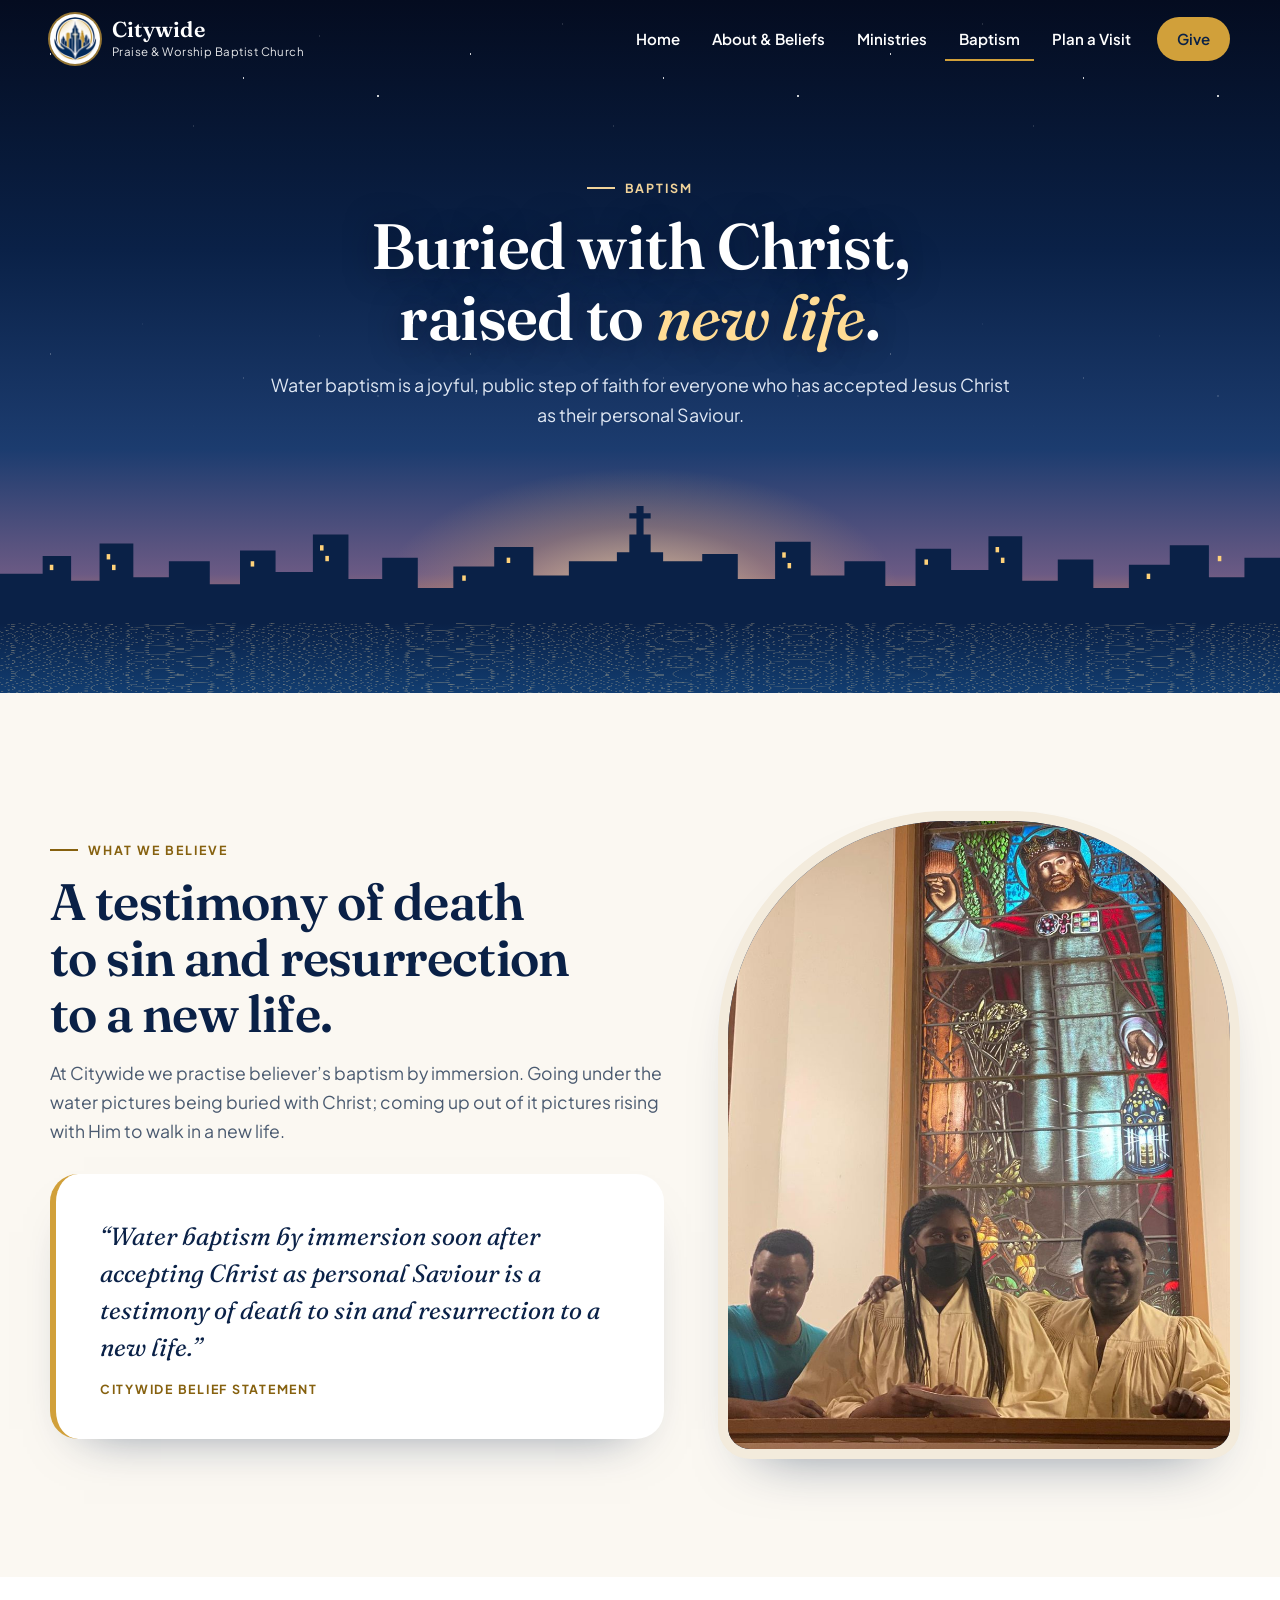
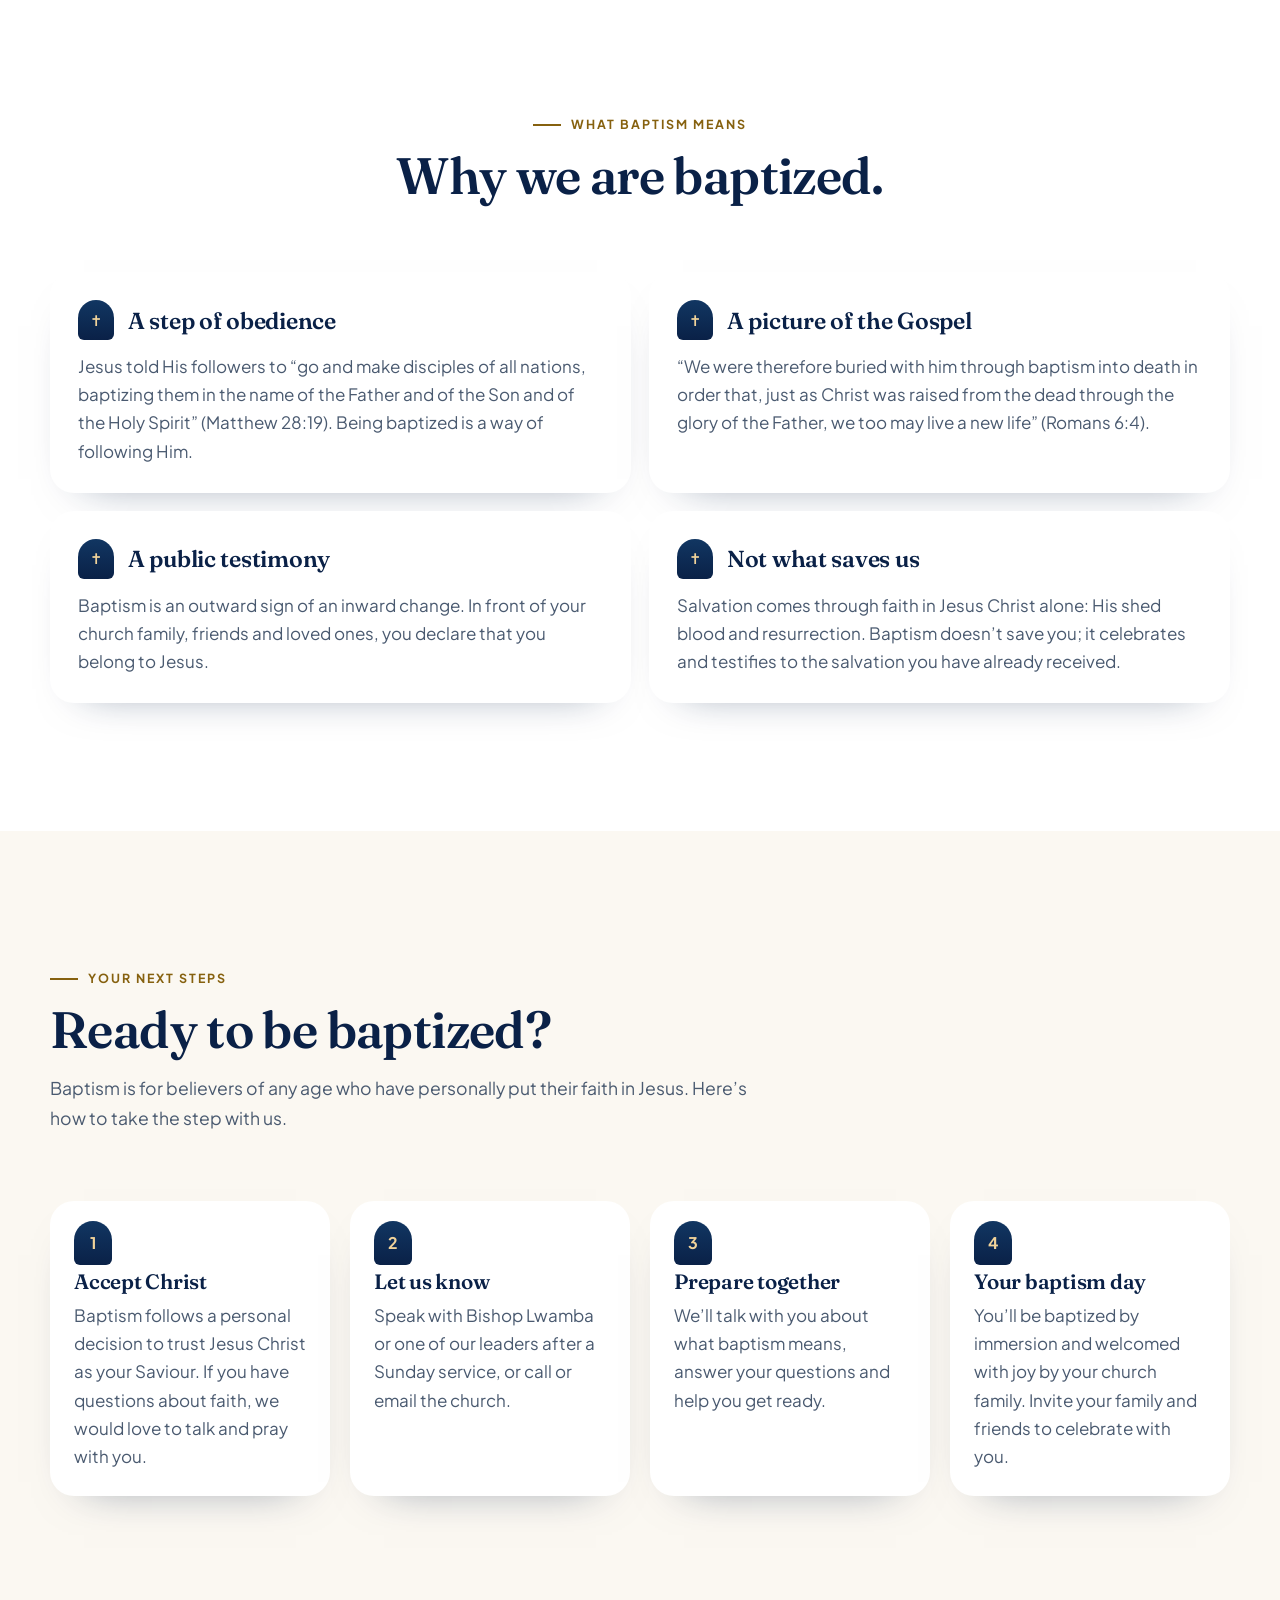
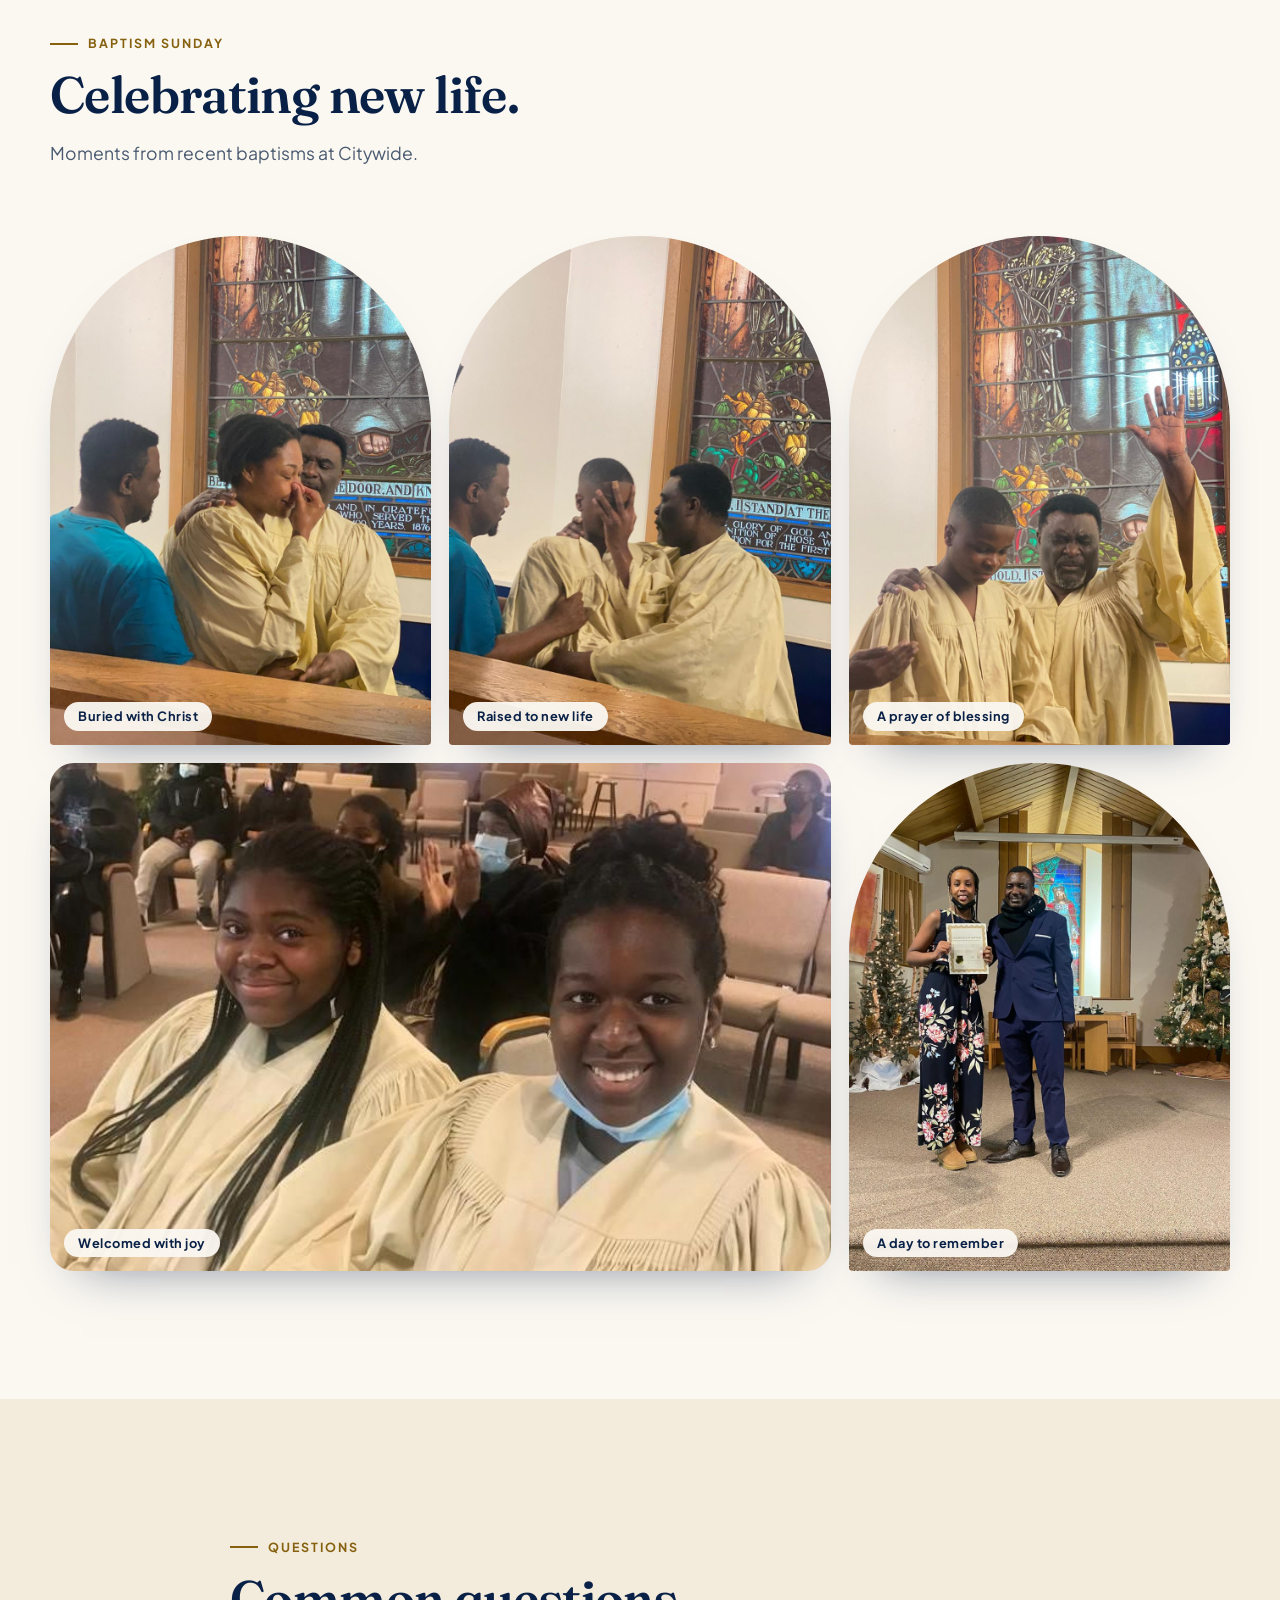
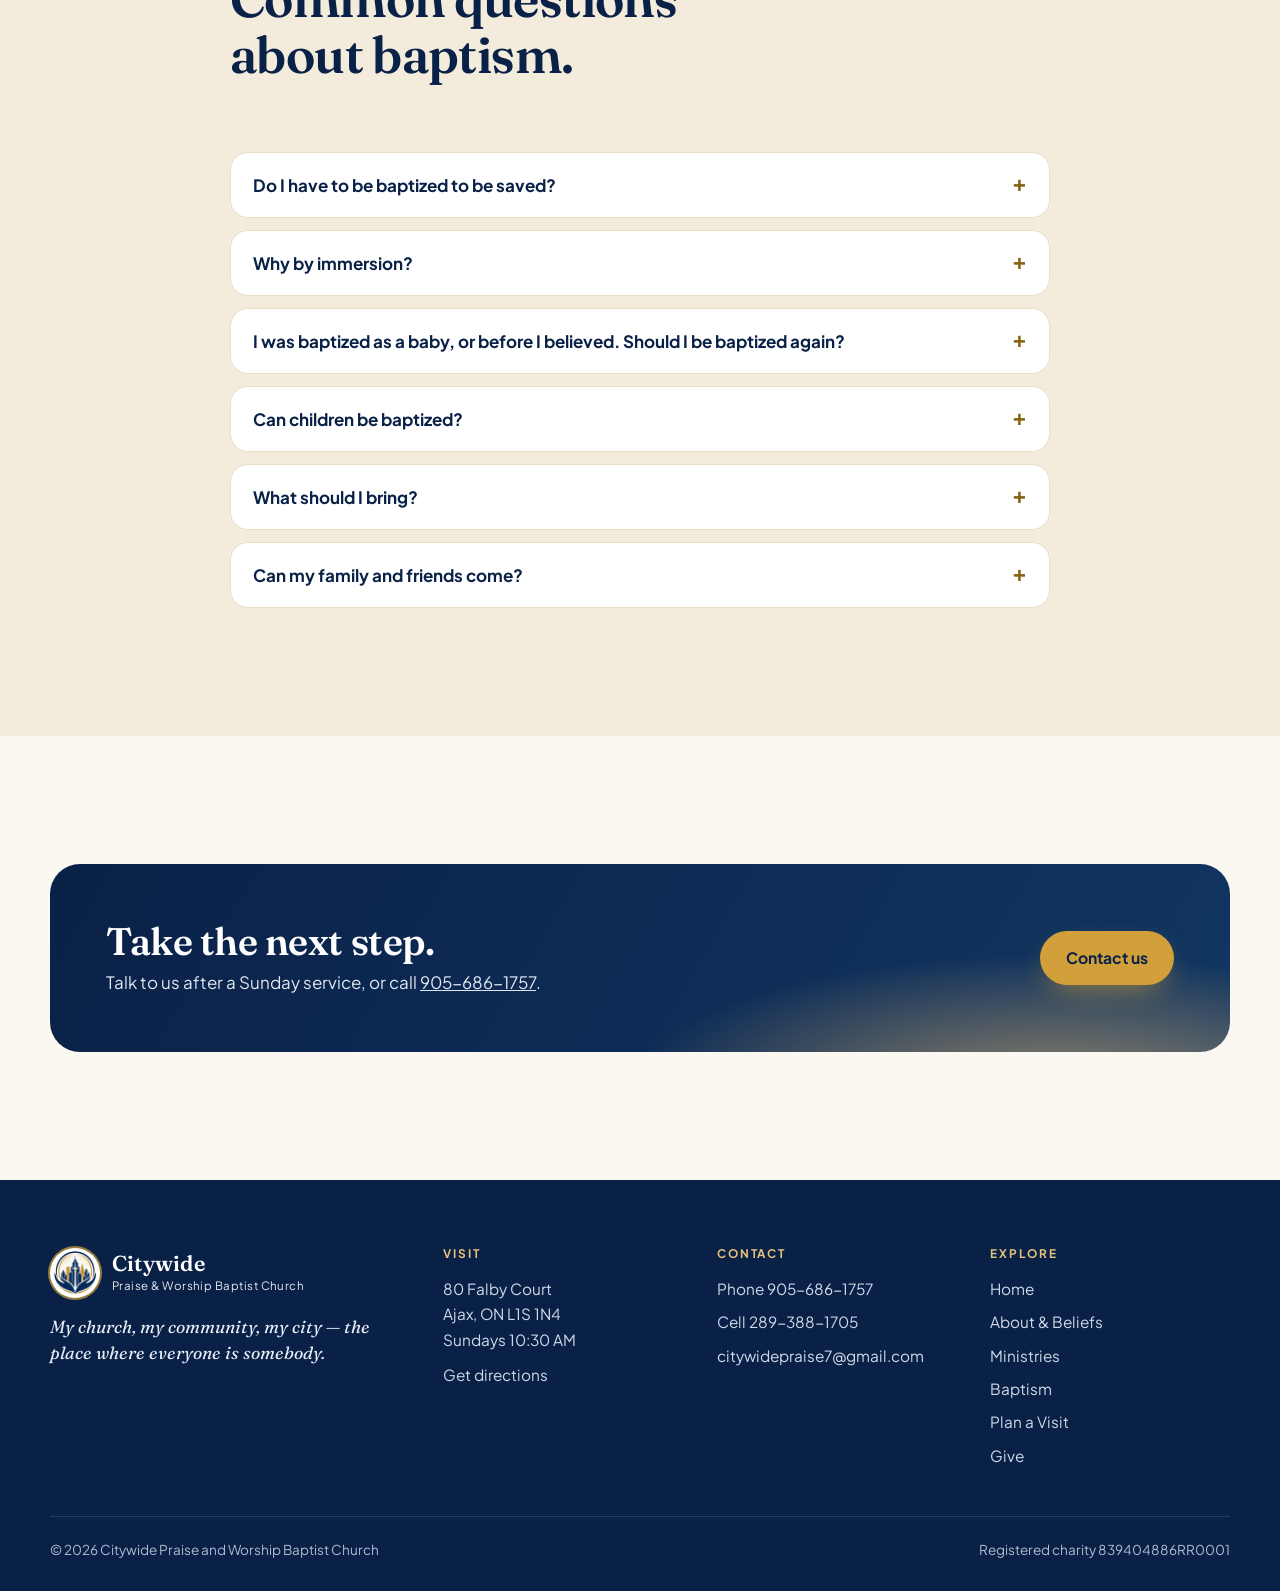
<file: baptism.html>
<!doctype html>
<html lang="en-CA">
<head>
  <meta charset="utf-8">
  <meta name="viewport" content="width=device-width, initial-scale=1">
  <title>Baptism | Citywide Praise and Worship Baptist Church</title>
  <meta name="description" content="Believer's baptism by immersion at Citywide Praise and Worship Baptist Church in Ajax, Ontario: what it means, who can be baptized and how to take the step.">
  <link rel="icon" href="assets/images/favicon.png" type="image/png">
  <link rel="apple-touch-icon" href="assets/images/apple-touch-icon.png">
  <meta name="theme-color" content="#0a2147">
  <meta property="og:type" content="website">
  <meta property="og:site_name" content="Citywide Praise and Worship Baptist Church">
  <meta property="og:title" content="Baptism | Citywide Praise and Worship Baptist Church">
  <meta property="og:description" content="Believer's baptism by immersion at Citywide Praise and Worship Baptist Church in Ajax, Ontario: what it means, who can be baptized and how to take the step.">
  <meta property="og:url" content="https://citywidepraise.ca/baptism.html">
  <meta property="og:image" content="https://citywidepraise.ca/assets/images/share.jpg">
  <meta name="twitter:card" content="summary_large_image">
  <link rel="preconnect" href="https://fonts.googleapis.com">
  <link rel="preconnect" href="https://fonts.gstatic.com" crossorigin>
  <link href="https://fonts.googleapis.com/css2?family=Fraunces:ital,opsz,wght@0,9..144,400..700;1,9..144,400..600&family=Plus+Jakarta+Sans:wght@400;500;600;700&display=swap" rel="stylesheet">
  <link rel="stylesheet" href="assets/css/style.css">
  <script>document.documentElement.classList.add('js')</script>
</head>
<body data-page="baptism">
<a class="skip-link" href="#main">Skip to main content</a>
<header id="site-header"></header>

<main id="main">
  <section class="page-hero" aria-labelledby="page-title">
    <div class="stars" aria-hidden="true"></div>
    <div class="wrap">
      <p class="eyebrow">Baptism</p>
      <h1 id="page-title">Buried with Christ, raised to <em>new life</em>.</h1>
      <p class="intro">Water baptism is a joyful, public step of faith for everyone who has accepted Jesus Christ as their personal Saviour.</p>
    </div>
    <div data-skyline></div>
  </section>
  <div class="water" aria-hidden="true"></div>

  <section aria-labelledby="believe-h">
    <div class="wrap belief-quote">
      <div class="rv">
        <p class="eyebrow">What we believe</p>
        <h2 id="believe-h">A testimony of death to sin and resurrection to a new life.</h2>
        <p class="lede">At Citywide we practise believer’s baptism by immersion. Going under the water pictures being buried with Christ; coming up out of it pictures rising with Him to walk in a new life.</p>
        <blockquote>
          “Water baptism by immersion soon after accepting Christ as personal Saviour is a testimony of death to sin and resurrection to a new life.”
          <cite>Citywide Belief Statement</cite>
        </blockquote>
      </div>
      <!-- To swap this photo: replace assets/images/baptism-window.jpg (an upright photo works best in the arch) -->
      <figure class="photo rv">
        <img class="real" src="assets/images/baptism-window.jpg" alt="A new believer in a white baptism robe stands in the baptistry with two church leaders, beneath a tall stained-glass window" width="960" height="1280" loading="lazy">
      </figure>
    </div>
  </section>

  <section class="about" aria-labelledby="means-h">
    <div class="wrap">
      <div class="sec-head center rv">
        <p class="eyebrow" style="justify-content:center">What baptism means</p>
        <h2 id="means-h">Why we are baptized.</h2>
      </div>
      <div class="beliefs">
        <article class="belief rv">
          <h3><span class="num" aria-hidden="true">✝</span>A step of obedience</h3>
          <p>Jesus told His followers to “go and make disciples of all nations, baptizing them in the name of the Father and of the Son and of the Holy Spirit” (Matthew 28:19). Being baptized is a way of following Him.</p>
        </article>
        <article class="belief rv">
          <h3><span class="num" aria-hidden="true">✝</span>A picture of the Gospel</h3>
          <p>“We were therefore buried with him through baptism into death in order that, just as Christ was raised from the dead through the glory of the Father, we too may live a new life” (Romans 6:4).</p>
        </article>
        <article class="belief rv">
          <h3><span class="num" aria-hidden="true">✝</span>A public testimony</h3>
          <p>Baptism is an outward sign of an inward change. In front of your church family, friends and loved ones, you declare that you belong to Jesus.</p>
        </article>
        <article class="belief rv">
          <h3><span class="num" aria-hidden="true">✝</span>Not what saves us</h3>
          <p>Salvation comes through faith in Jesus Christ alone: His shed blood and resurrection. Baptism doesn’t save you; it celebrates and testifies to the salvation you have already received.</p>
        </article>
      </div>
    </div>
  </section>

  <section aria-labelledby="steps-h">
    <div class="wrap">
      <div class="sec-head rv">
        <p class="eyebrow">Your next steps</p>
        <h2 id="steps-h">Ready to be baptized?</h2>
        <p class="lede">Baptism is for believers of any age who have personally put their faith in Jesus. Here’s how to take the step with us.</p>
      </div>
      <ol class="steps">
        <li class="rv"><h3>Accept Christ</h3><p>Baptism follows a personal decision to trust Jesus Christ as your Saviour. If you have questions about faith, we would love to talk and pray with you.</p></li>
        <li class="rv" style="transition-delay:.1s"><h3>Let us know</h3><p>Speak with Bishop Lwamba or one of our leaders after a Sunday service, or call or email the church.</p></li>
        <li class="rv" style="transition-delay:.2s"><h3>Prepare together</h3><p>We’ll talk with you about what baptism means, answer your questions and help you get ready.</p></li>
        <li class="rv" style="transition-delay:.3s"><h3>Your baptism day</h3><p>You’ll be baptized by immersion and welcomed with joy by your church family. Invite your family and friends to celebrate with you.</p></li>
      </ol>
    </div>
  </section>

  <section style="padding-top:0" aria-labelledby="gallery-h">
    <div class="wrap">
      <div class="sec-head rv">
        <p class="eyebrow">Baptism Sunday</p>
        <h2 id="gallery-h">Celebrating new life.</h2>
        <p class="lede">Moments from recent baptisms at Citywide.</p>
      </div>
      <div class="gallery">
        <figure class="rv"><img src="assets/images/baptism-immersion.jpg" alt="A believer holds their nose as they are lowered into the water" width="900" height="1200" loading="lazy"><figcaption>Buried with Christ</figcaption></figure>
        <figure class="rv"><img src="assets/images/baptism-rising.jpg" alt="A newly baptized believer comes up out of the water, supported by two leaders" width="900" height="1200" loading="lazy"><figcaption>Raised to new life</figcaption></figure>
        <figure class="rv"><img src="assets/images/baptism-prayer.jpg" alt="A leader raises a hand in prayer over a newly baptized believer" width="900" height="1200" loading="lazy"><figcaption>A prayer of blessing</figcaption></figure>
        <figure class="rv wide"><img src="assets/images/baptism-joy.jpg" alt="Two newly baptized believers in white robes smiling, with the congregation behind them" width="735" height="478" loading="lazy"><figcaption>Welcomed with joy</figcaption></figure>
        <figure class="rv"><img src="assets/images/baptism-certificate.jpg" alt="A newly baptized believer holds up a certificate of baptism beside a church leader" width="900" height="1200" loading="lazy" style="object-position:50% 25%"><figcaption>A day to remember</figcaption></figure>
      </div>
    </div>
  </section>

  <section class="visit" aria-labelledby="faq-h">
    <div class="wrap faq">
      <div class="sec-head rv">
        <p class="eyebrow">Questions</p>
        <h2 id="faq-h">Common questions about baptism.</h2>
      </div>
      <details>
        <summary>Do I have to be baptized to be saved?</summary>
        <p>No. We are saved by grace through faith in Jesus Christ. Baptism is an act of obedience and a public testimony of the new life you already have in Him.</p>
      </details>
      <details>
        <summary>Why by immersion?</summary>
        <p>Going fully under the water and rising again is the clearest picture of being buried with Christ and raised to new life (Romans 6:4), and it follows the pattern of baptism we see in the New Testament.</p>
      </details>
      <details>
        <summary>I was baptized as a baby, or before I believed. Should I be baptized again?</summary>
        <p>We practise baptism by immersion after a personal decision to follow Christ. If you were baptized another way or before you came to faith, we’d be glad to talk it through with you.</p>
      </details>
      <details>
        <summary>Can children be baptized?</summary>
        <p>Yes, when a child is old enough to understand the Gospel and personally confess faith in Jesus. Parents are welcome to talk with us about their child’s readiness.</p>
      </details>
      <details>
        <summary>What should I bring?</summary>
        <p>We’ll go over the details with you before the day. Most people bring a change of clothes and a towel.</p>
      </details>
      <details>
        <summary>Can my family and friends come?</summary>
        <p>Absolutely. Baptism is a celebration, and everyone is welcome to share it with you.</p>
      </details>
    </div>
  </section>

  <section>
    <div class="wrap">
      <div class="cta-band rv">
        <div>
          <h2>Take the next step.</h2>
          <p>Talk to us after a Sunday service, or call <span data-site="phone"></span>.</p>
        </div>
        <a class="btn btn-gold" href="visit.html#contact">Contact us</a>
      </div>
    </div>
  </section>
</main>

<footer id="site-footer"></footer>
<script src="assets/js/site-data.js"></script>
<script src="assets/js/main.js"></script>
</body>
</html>
</file>
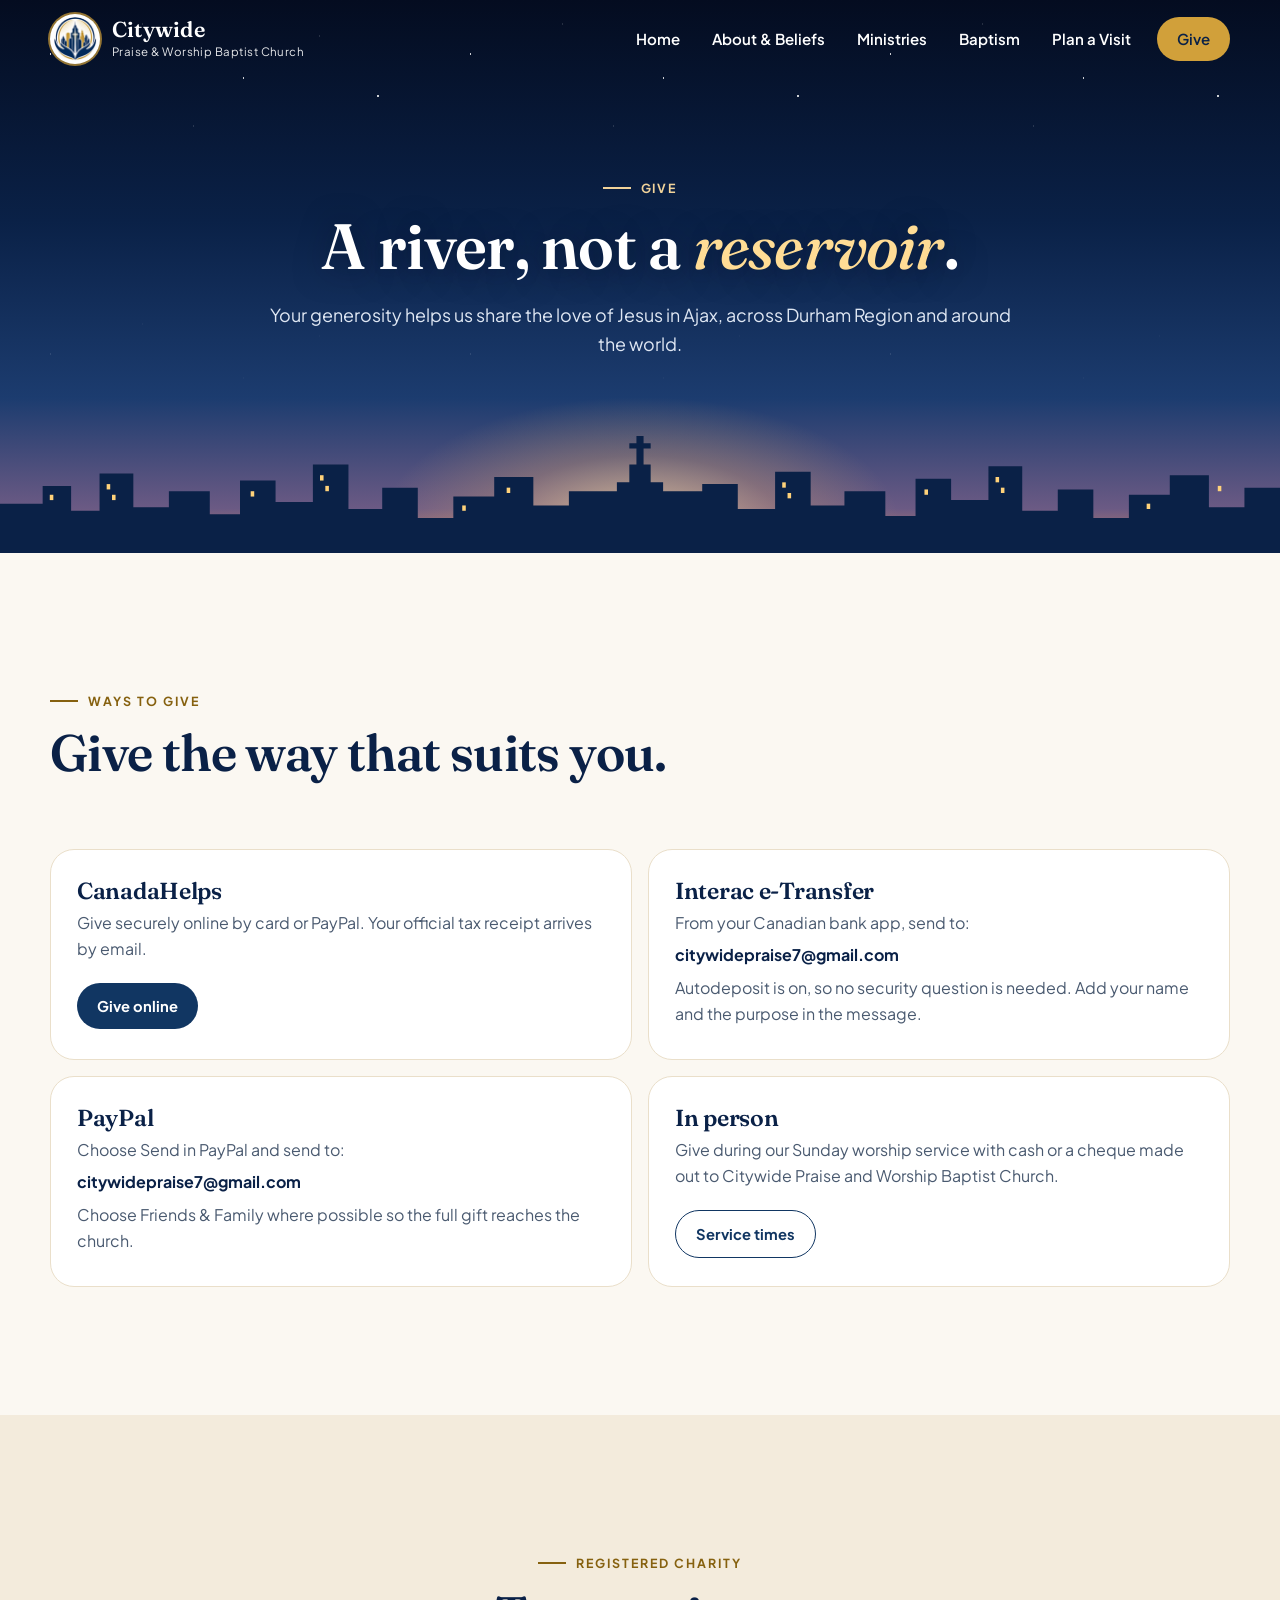
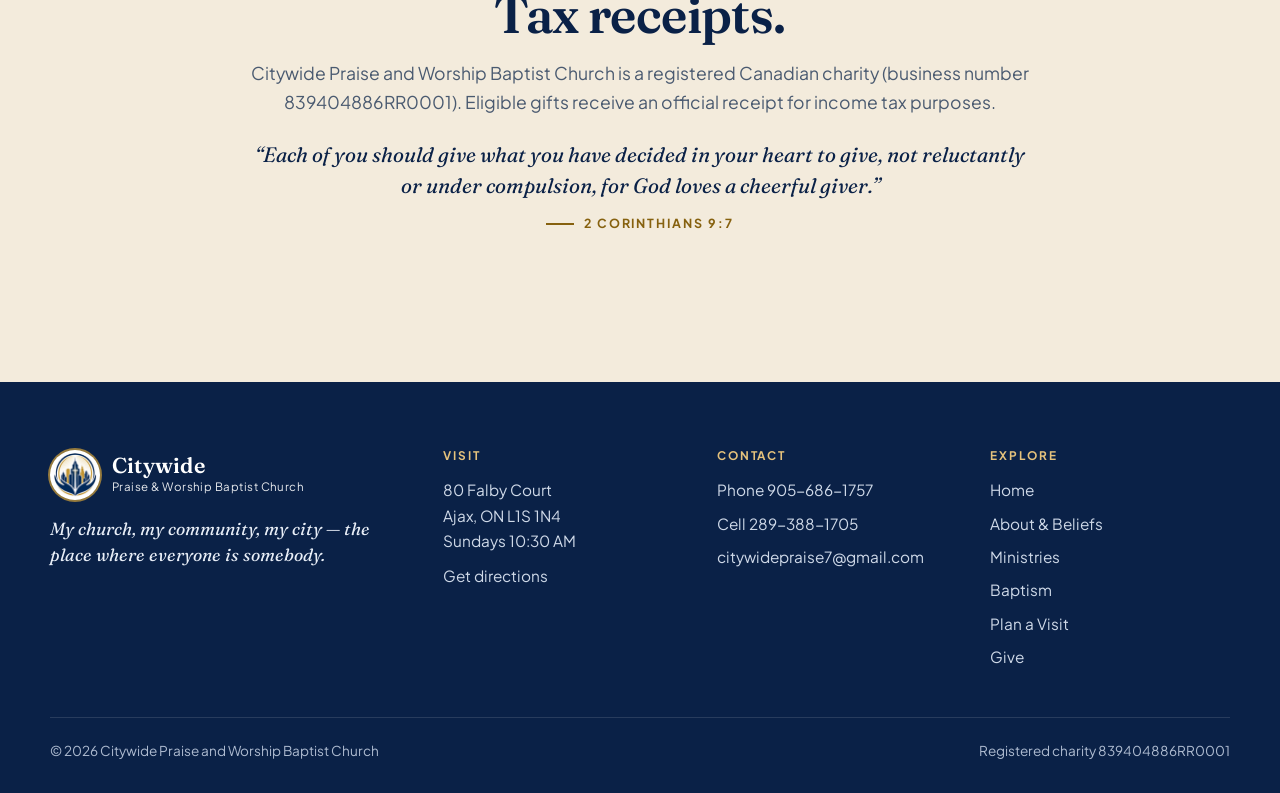
<file: give.html>
<!doctype html>
<html lang="en-CA">
<head>
  <meta charset="utf-8">
  <meta name="viewport" content="width=device-width, initial-scale=1">
  <title>Give | Citywide Praise and Worship Baptist Church</title>
  <meta name="description" content="Support the ministry of Citywide Praise and Worship Baptist Church, a registered Canadian charity in Ajax, Ontario.">
  <link rel="icon" href="assets/images/favicon.png" type="image/png">
  <link rel="apple-touch-icon" href="assets/images/apple-touch-icon.png">
  <meta name="theme-color" content="#0a2147">
  <meta property="og:type" content="website">
  <meta property="og:site_name" content="Citywide Praise and Worship Baptist Church">
  <meta property="og:title" content="Give | Citywide Praise and Worship Baptist Church">
  <meta property="og:description" content="Support the ministry of Citywide Praise and Worship Baptist Church, a registered Canadian charity in Ajax, Ontario.">
  <meta property="og:url" content="https://citywidepraise.ca/give.html">
  <meta property="og:image" content="https://citywidepraise.ca/assets/images/share.jpg">
  <meta name="twitter:card" content="summary_large_image">
  <link rel="preconnect" href="https://fonts.googleapis.com">
  <link rel="preconnect" href="https://fonts.gstatic.com" crossorigin>
  <link href="https://fonts.googleapis.com/css2?family=Fraunces:ital,opsz,wght@0,9..144,400..700;1,9..144,400..600&family=Plus+Jakarta+Sans:wght@400;500;600;700&display=swap" rel="stylesheet">
  <link rel="stylesheet" href="assets/css/style.css">
  <script>document.documentElement.classList.add('js')</script>
</head>
<body data-page="give">
<a class="skip-link" href="#main">Skip to main content</a>
<header id="site-header"></header>

<main id="main">
  <section class="page-hero" aria-labelledby="page-title">
    <div class="stars" aria-hidden="true"></div>
    <div class="wrap">
      <p class="eyebrow">Give</p>
      <h1 id="page-title">A river, not a <em>reservoir</em>.</h1>
      <p class="intro">Your generosity helps us share the love of Jesus in Ajax, across Durham Region and around the world.</p>
    </div>
    <div data-skyline></div>
  </section>

  <section aria-labelledby="ways-h">
    <div class="wrap">
      <div class="sec-head rv">
        <p class="eyebrow">Ways to give</p>
        <h2 id="ways-h">Give the way that suits you.</h2>
      </div>
      <ul class="ways large" data-ways="large"></ul>
    </div>
  </section>

  <section class="visit" aria-labelledby="receipt-h">
    <div class="wrap receipt rv">
      <p class="eyebrow" style="justify-content:center">Registered charity</p>
      <h2 id="receipt-h">Tax receipts.</h2>
      <p class="lede" style="margin-inline:auto">Citywide Praise and Worship Baptist Church is a registered Canadian charity (business number 839404886RR0001). Eligible gifts receive an official receipt for income tax purposes.</p>
      <p class="verse">“Each of you should give what you have decided in your heart to give, not reluctantly or under compulsion, for God loves a cheerful giver.”<br><span class="eyebrow" style="margin:12px 0 0">2 Corinthians 9:7</span></p>
    </div>
  </section>
</main>

<footer id="site-footer"></footer>
<script src="assets/js/site-data.js"></script>
<script src="assets/js/main.js"></script>
</body>
</html>
</file>
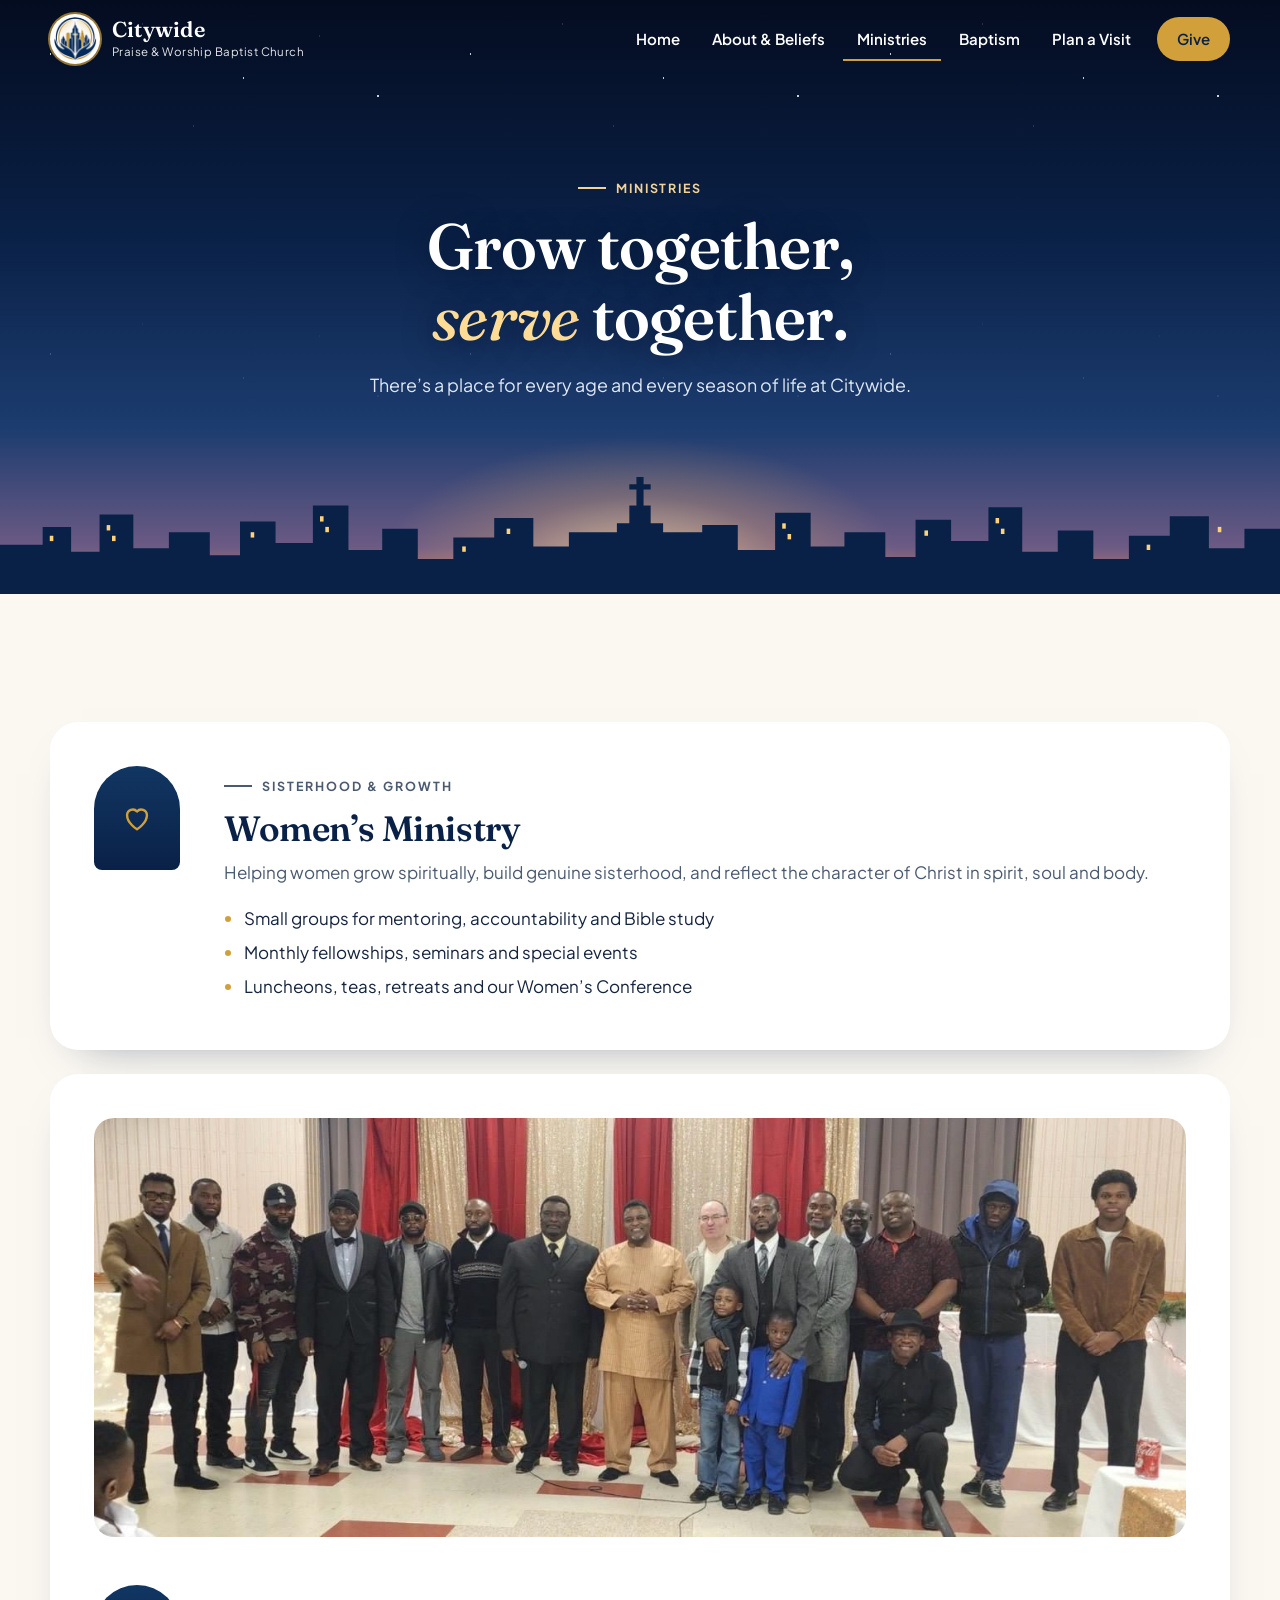
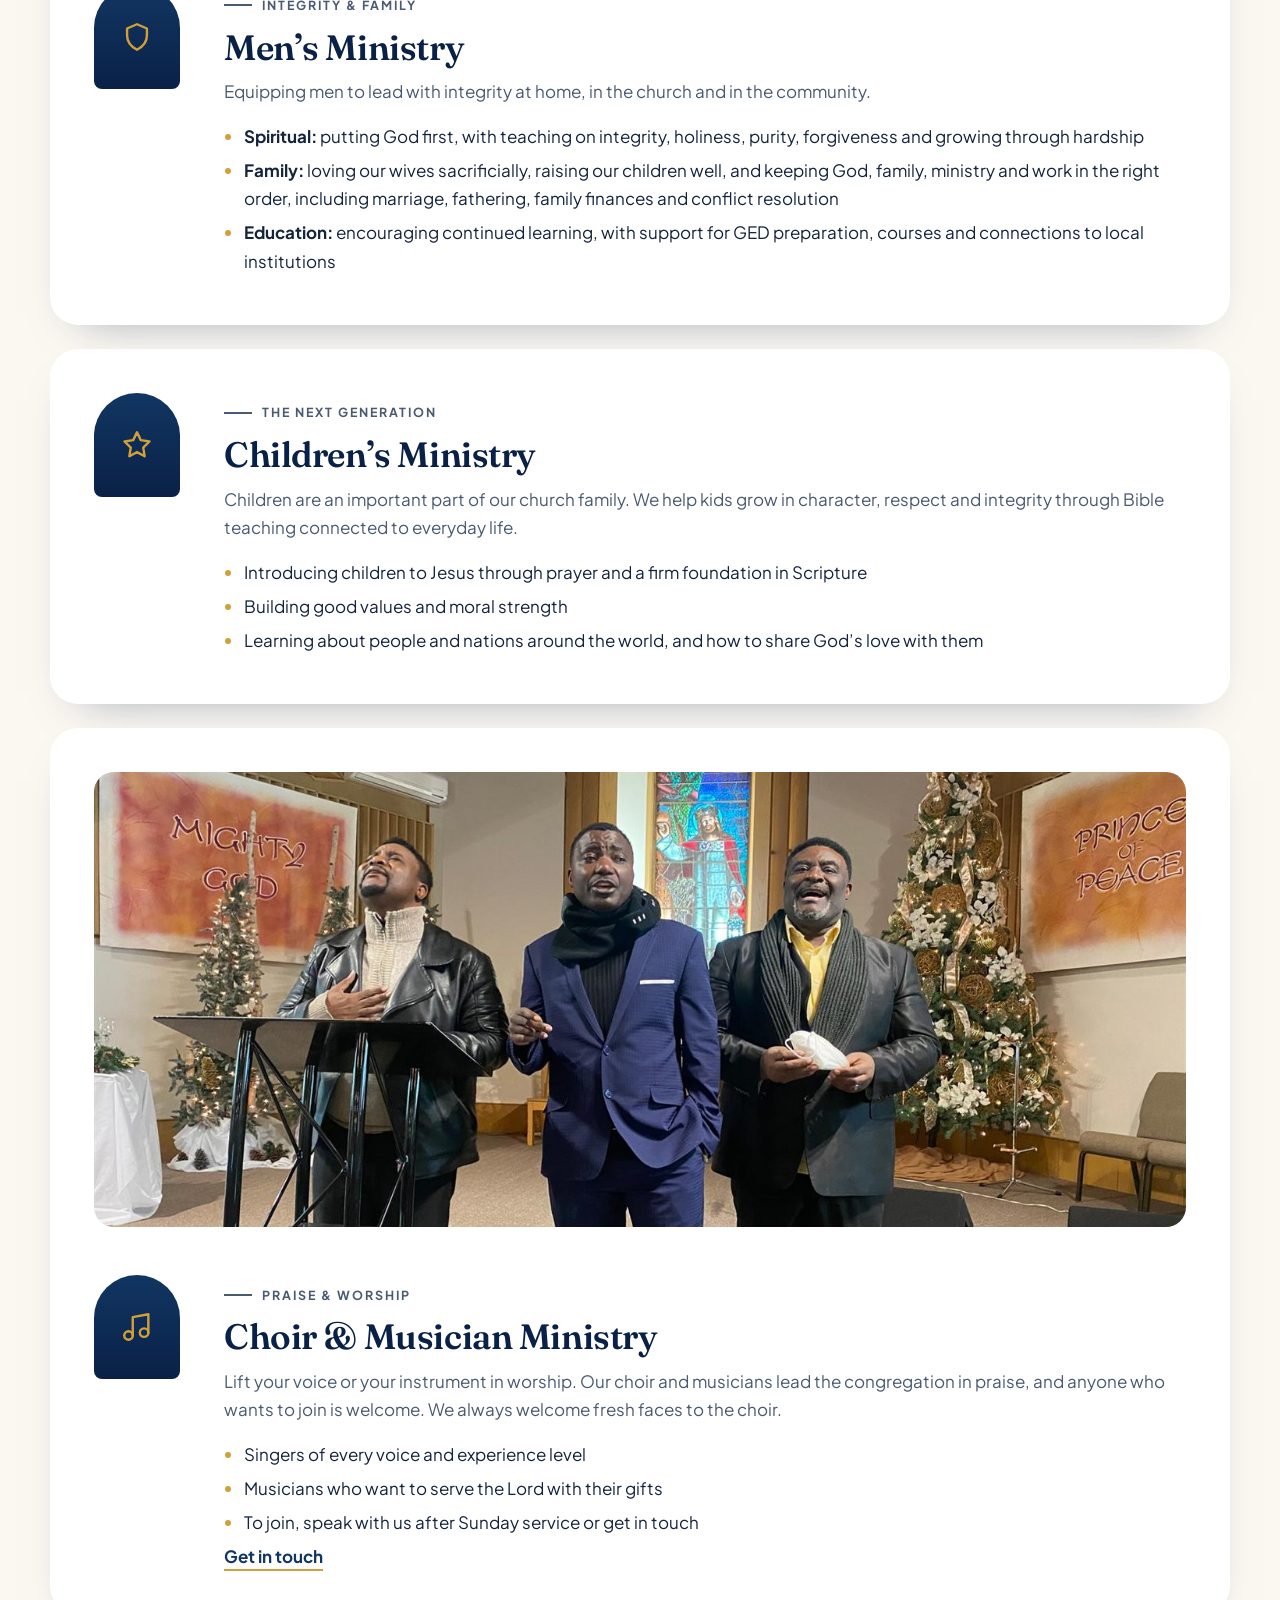
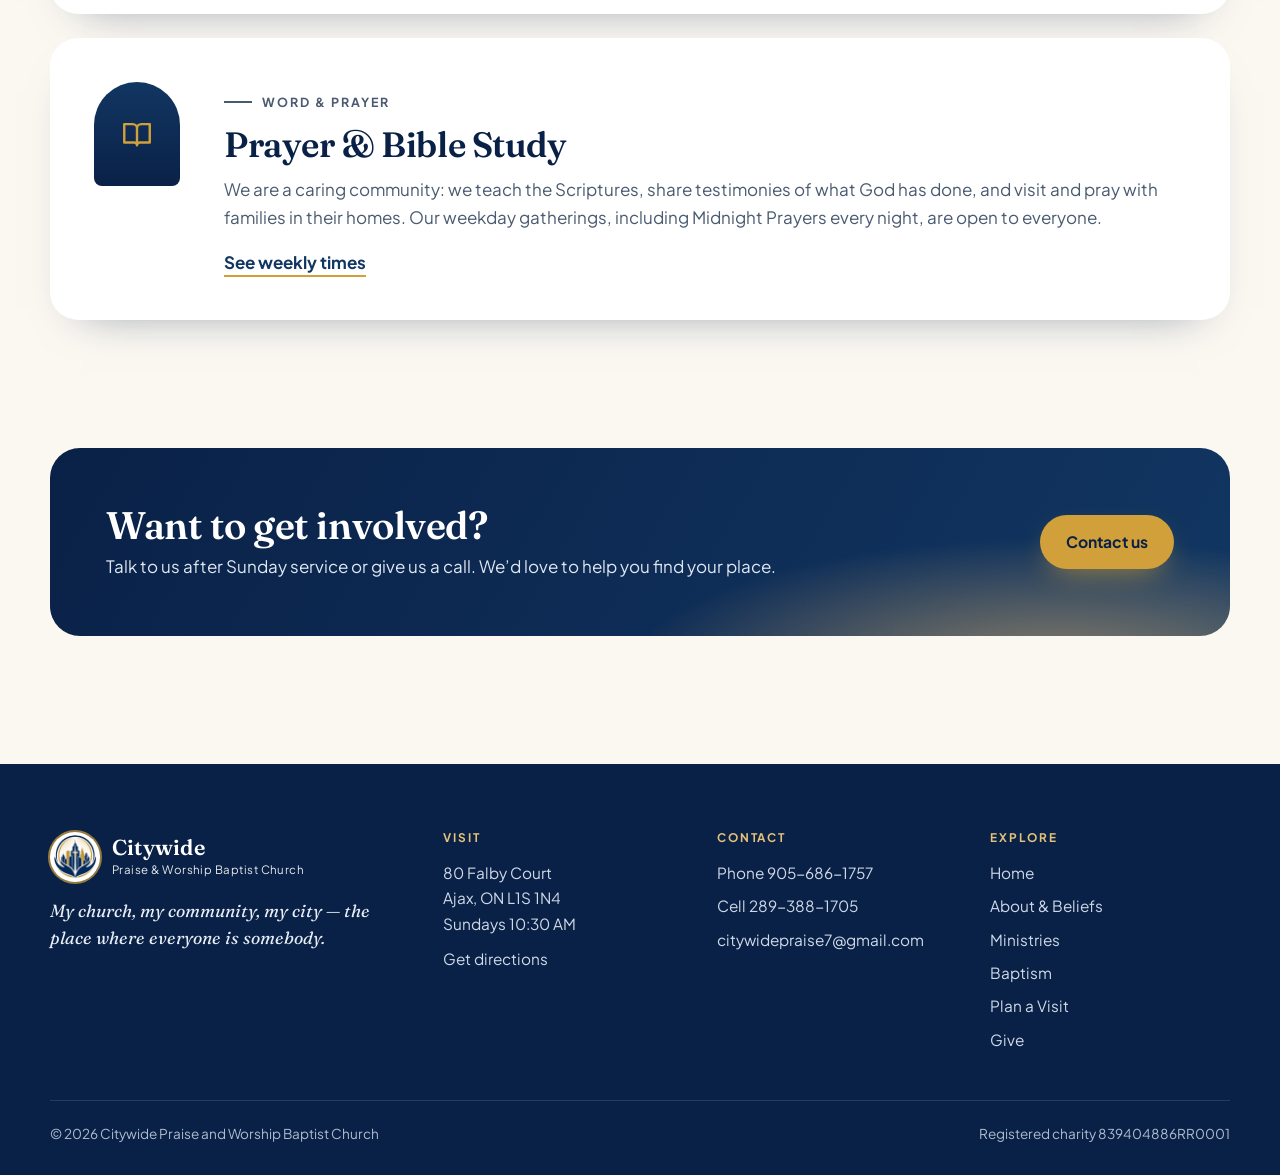
<file: ministries.html>
<!doctype html>
<html lang="en-CA">
<head>
  <meta charset="utf-8">
  <meta name="viewport" content="width=device-width, initial-scale=1">
  <title>Ministries | Citywide Praise and Worship Baptist Church</title>
  <meta name="description" content="Women's, men's and children's ministries, prayer and Bible study at Citywide Praise and Worship Baptist Church in Ajax, Ontario.">
  <link rel="icon" href="assets/images/favicon.png" type="image/png">
  <link rel="apple-touch-icon" href="assets/images/apple-touch-icon.png">
  <meta name="theme-color" content="#0a2147">
  <meta property="og:type" content="website">
  <meta property="og:site_name" content="Citywide Praise and Worship Baptist Church">
  <meta property="og:title" content="Ministries | Citywide Praise and Worship Baptist Church">
  <meta property="og:description" content="Women's, men's and children's ministries, prayer and Bible study at Citywide Praise and Worship Baptist Church in Ajax, Ontario.">
  <meta property="og:url" content="https://citywidepraise.ca/ministries.html">
  <meta property="og:image" content="https://citywidepraise.ca/assets/images/share.jpg">
  <meta name="twitter:card" content="summary_large_image">
  <link rel="preconnect" href="https://fonts.googleapis.com">
  <link rel="preconnect" href="https://fonts.gstatic.com" crossorigin>
  <link href="https://fonts.googleapis.com/css2?family=Fraunces:ital,opsz,wght@0,9..144,400..700;1,9..144,400..600&family=Plus+Jakarta+Sans:wght@400;500;600;700&display=swap" rel="stylesheet">
  <link rel="stylesheet" href="assets/css/style.css">
  <script>document.documentElement.classList.add('js')</script>
</head>
<body data-page="ministries">
<a class="skip-link" href="#main">Skip to main content</a>
<header id="site-header"></header>

<main id="main">
  <section class="page-hero" aria-labelledby="page-title">
    <div class="stars" aria-hidden="true"></div>
    <div class="wrap">
      <p class="eyebrow">Ministries</p>
      <h1 id="page-title">Grow together, <em>serve</em> together.</h1>
      <p class="intro">There’s a place for every age and every season of life at Citywide.</p>
    </div>
    <div data-skyline></div>
  </section>

  <section aria-label="Our ministries">
    <div class="wrap">
      <article class="ministry rv" id="women">
        <div class="arch" aria-hidden="true"><svg viewBox="0 0 24 24"><path d="M12 20s-7-4.4-7-10a4 4 0 0 1 7-2.6A4 4 0 0 1 19 10c0 5.6-7 10-7 10z"/></svg></div>
        <div>
          <p class="eyebrow">Sisterhood &amp; growth</p>
          <h2>Women’s Ministry</h2>
          <p>Helping women grow spiritually, build genuine sisterhood, and reflect the character of Christ in spirit, soul and body.</p>
          <ul>
            <li>Small groups for mentoring, accountability and Bible study</li>
            <li>Monthly fellowships, seminars and special events</li>
            <li>Luncheons, teas, retreats and our Women’s Conference</li>
          </ul>
        </div>
      </article>

      <article class="ministry rv" id="men">
        <figure class="banner"><img src="assets/images/mens-ministry.jpg" alt="The men of Citywide gathered for a group photo at a church celebration" width="1320" height="507" loading="lazy" style="aspect-ratio:1320/507"></figure>
        <div class="arch" aria-hidden="true"><svg viewBox="0 0 24 24"><path d="M12 3l7 3v5c0 4.5-3 8-7 10-4-2-7-5.5-7-10V6z"/></svg></div>
        <div>
          <p class="eyebrow">Integrity &amp; family</p>
          <h2>Men’s Ministry</h2>
          <p>Equipping men to lead with integrity at home, in the church and in the community.</p>
          <ul>
            <li><strong>Spiritual:</strong> putting God first, with teaching on integrity, holiness, purity, forgiveness and growing through hardship</li>
            <li><strong>Family:</strong> loving our wives sacrificially, raising our children well, and keeping God, family, ministry and work in the right order, including marriage, fathering, family finances and conflict resolution</li>
            <li><strong>Education:</strong> encouraging continued learning, with support for GED preparation, courses and connections to local institutions</li>
          </ul>
        </div>
      </article>

      <article class="ministry rv" id="children">
        <div class="arch" aria-hidden="true"><svg viewBox="0 0 24 24"><path d="M12 3l2.7 5.6 6.1.9-4.4 4.3 1 6.1L12 17l-5.4 2.9 1-6.1-4.4-4.3 6.1-.9z"/></svg></div>
        <div>
          <p class="eyebrow">The next generation</p>
          <h2>Children’s Ministry</h2>
          <p>Children are an important part of our church family. We help kids grow in character, respect and integrity through Bible teaching connected to everyday life.</p>
          <ul>
            <li>Introducing children to Jesus through prayer and a firm foundation in Scripture</li>
            <li>Building good values and moral strength</li>
            <li>Learning about people and nations around the world, and how to share God’s love with them</li>
          </ul>
        </div>
      </article>

      <article class="ministry rv" id="choir">
        <figure class="banner"><img src="assets/images/choir.jpg" alt="Three singers leading worship at the front of the sanctuary" width="1400" height="1050" loading="lazy"></figure>
        <div class="arch" aria-hidden="true"><svg viewBox="0 0 24 24"><path d="M9 18V5l11-2v13"/><circle cx="6" cy="18" r="3"/><circle cx="17" cy="16" r="3"/></svg></div>
        <div>
          <p class="eyebrow">Praise &amp; worship</p>
          <h2>Choir &amp; Musician Ministry</h2>
          <p>Lift your voice or your instrument in worship. Our choir and musicians lead the congregation in praise, and anyone who wants to join is welcome. We always welcome fresh faces to the choir.</p>
          <ul>
            <li>Singers of every voice and experience level</li>
            <li>Musicians who want to serve the Lord with their gifts</li>
            <li>To join, speak with us after Sunday service or get in touch</li>
          </ul>
          <a class="textlink" href="visit.html#contact">Get in touch</a>
        </div>
      </article>

      <article class="ministry rv" id="prayer">
        <div class="arch" aria-hidden="true"><svg viewBox="0 0 24 24"><path d="M3 5h6a3 3 0 0 1 3 3v12a2 2 0 0 0-2-2H3zM21 5h-6a3 3 0 0 0-3 3v12a2 2 0 0 1 2-2h7z"/></svg></div>
        <div>
          <p class="eyebrow">Word &amp; prayer</p>
          <h2>Prayer &amp; Bible Study</h2>
          <p>We are a caring community: we teach the Scriptures, share testimonies of what God has done, and visit and pray with families in their homes. Our weekday gatherings, including Midnight Prayers every night, are open to everyone.</p>
          <a class="textlink" href="visit.html#times">See weekly times</a>
        </div>
      </article>
    </div>
  </section>

  <section style="padding-top:0">
    <div class="wrap">
      <div class="cta-band rv">
        <div>
          <h2>Want to get involved?</h2>
          <p>Talk to us after Sunday service or give us a call. We’d love to help you find your place.</p>
        </div>
        <a class="btn btn-gold" href="visit.html#contact">Contact us</a>
      </div>
    </div>
  </section>
</main>

<footer id="site-footer"></footer>
<script src="assets/js/site-data.js"></script>
<script src="assets/js/main.js"></script>
</body>
</html>
</file>
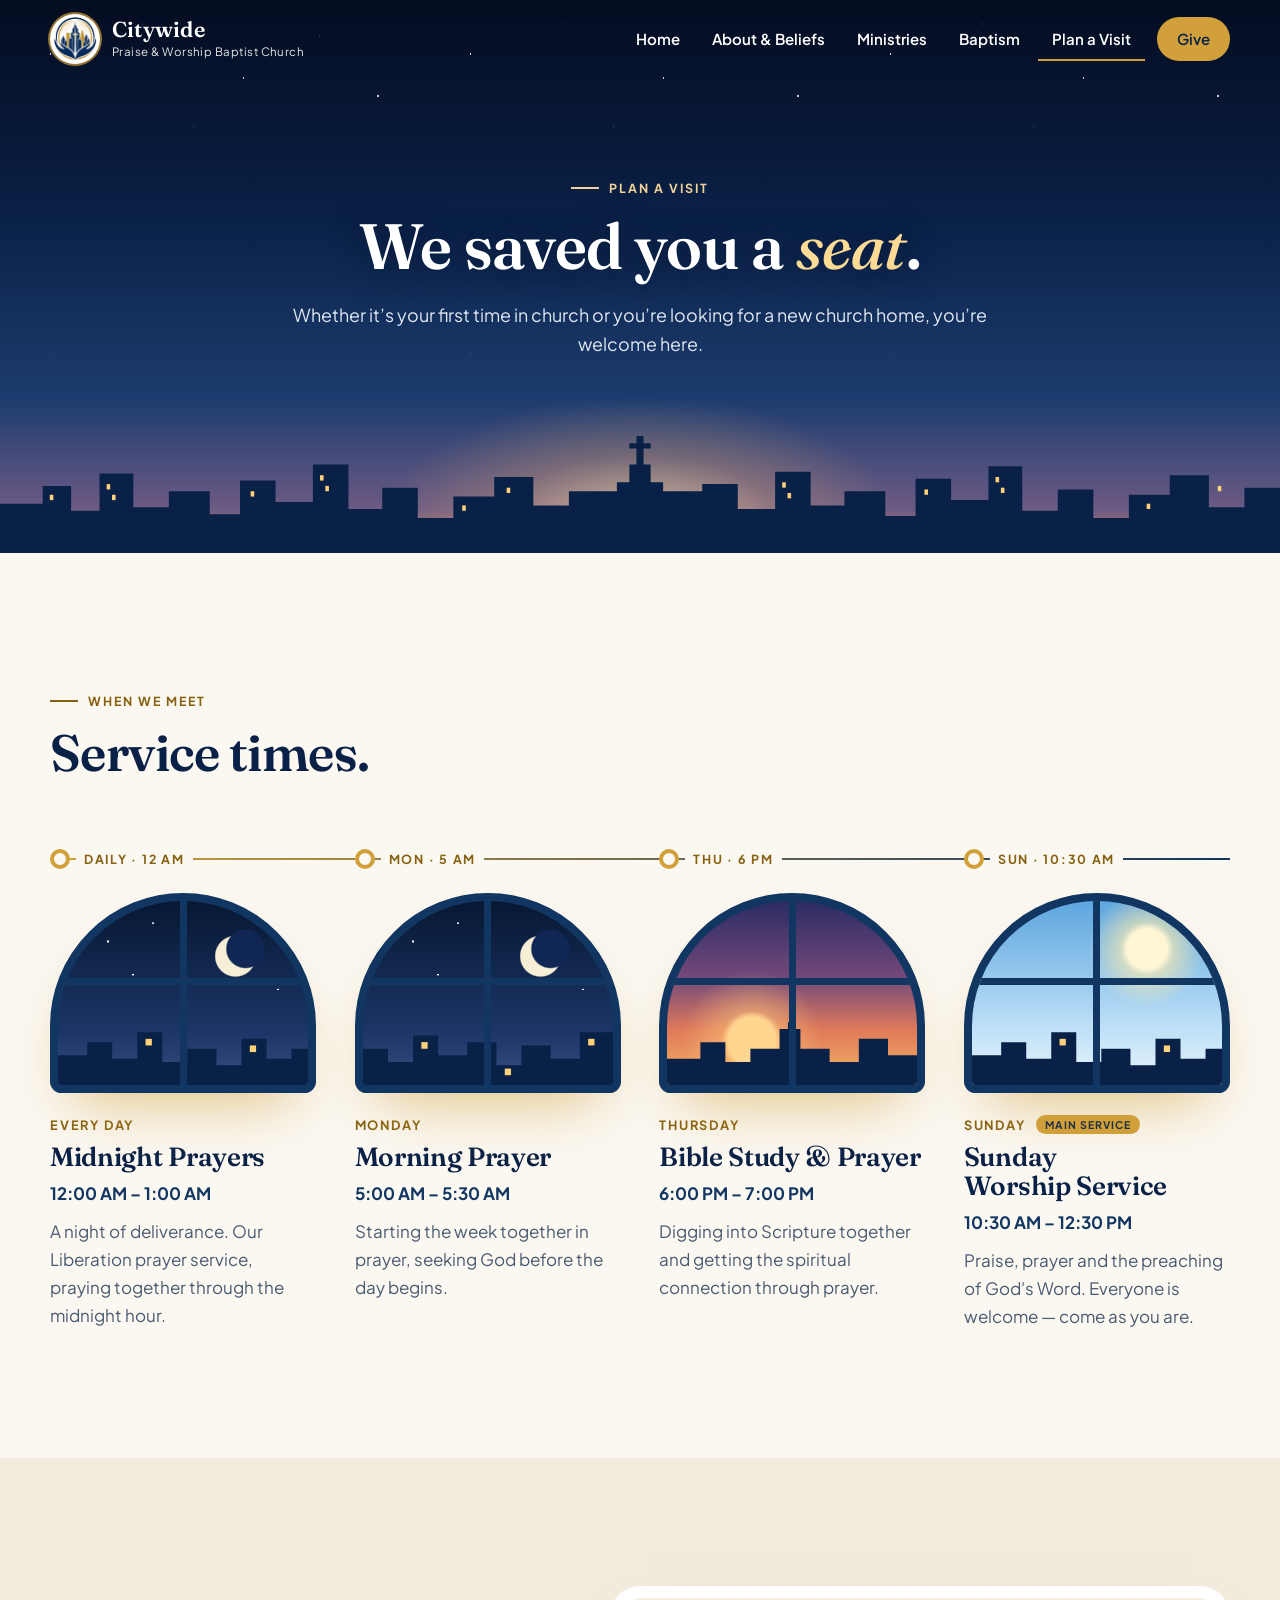
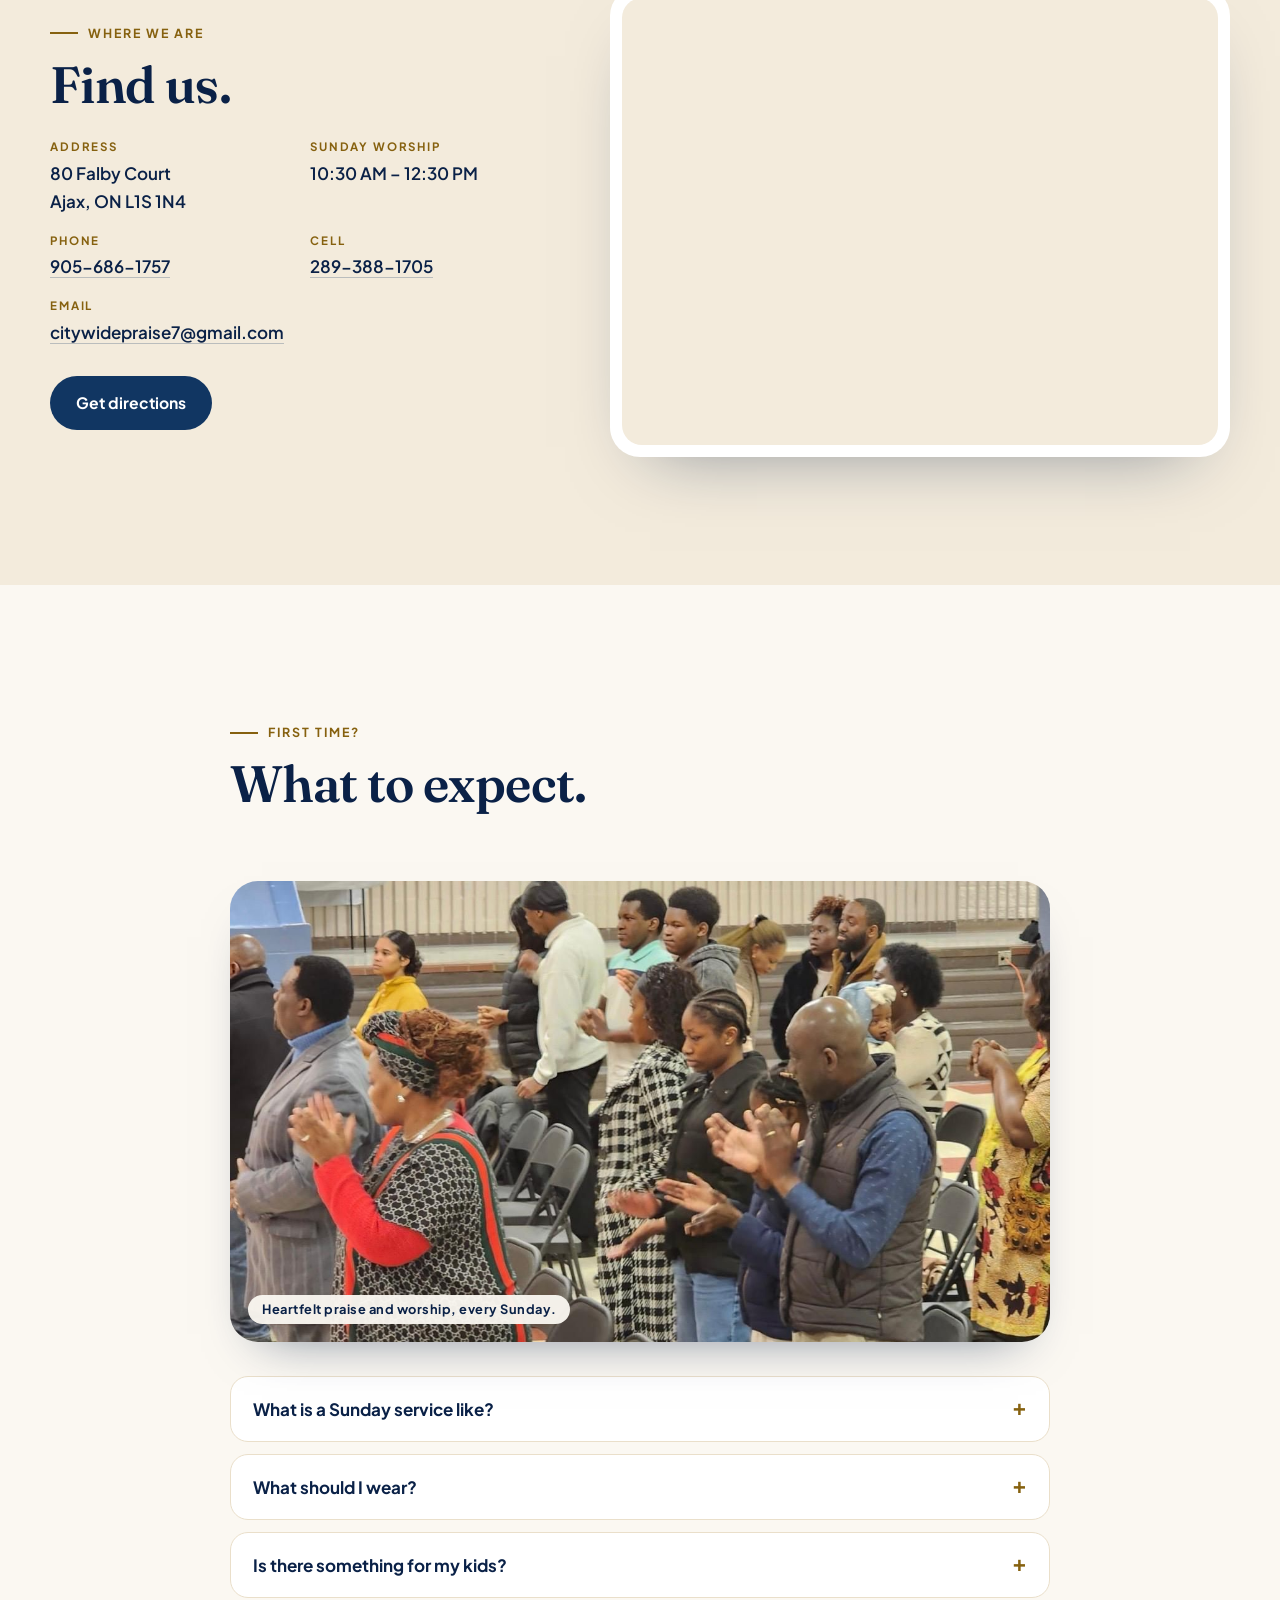
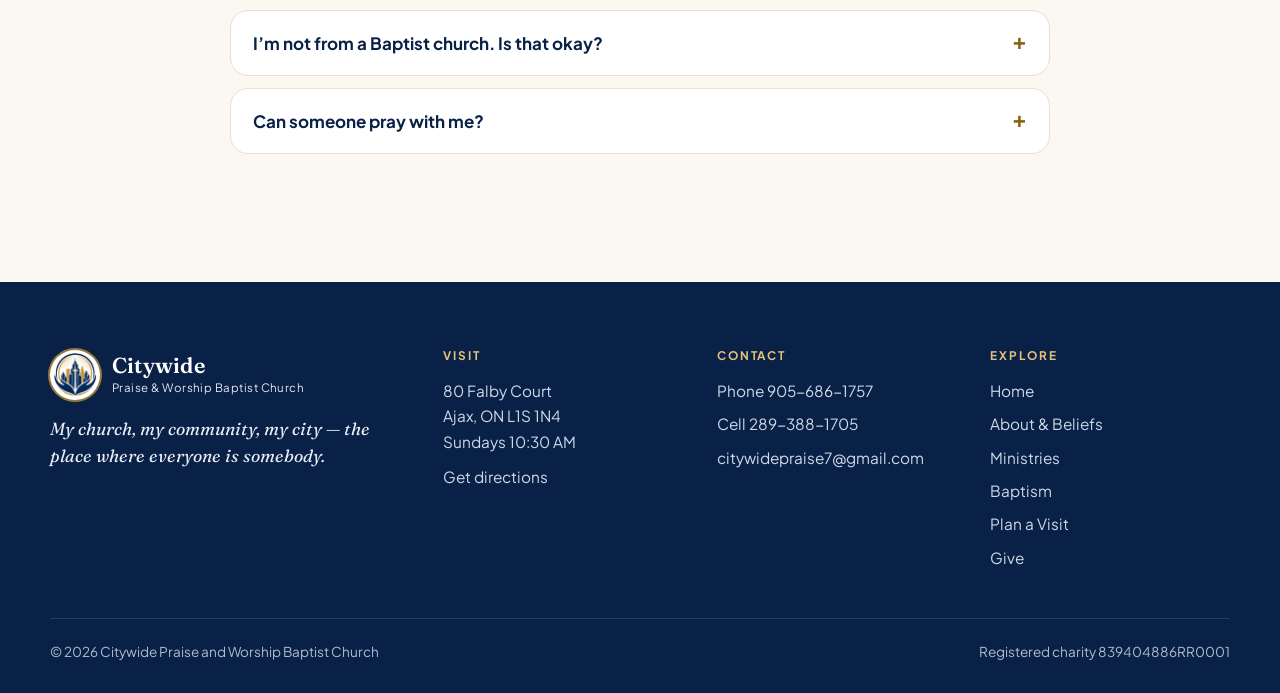
<file: visit.html>
<!doctype html>
<html lang="en-CA">
<head>
  <meta charset="utf-8">
  <meta name="viewport" content="width=device-width, initial-scale=1">
  <title>Plan a Visit | Citywide Praise and Worship Baptist Church</title>
  <meta name="description" content="Service times, directions and contact information for Citywide Praise and Worship Baptist Church, 80 Falby Court, Ajax, Ontario.">
  <link rel="icon" href="assets/images/favicon.png" type="image/png">
  <link rel="apple-touch-icon" href="assets/images/apple-touch-icon.png">
  <meta name="theme-color" content="#0a2147">
  <meta property="og:type" content="website">
  <meta property="og:site_name" content="Citywide Praise and Worship Baptist Church">
  <meta property="og:title" content="Plan a Visit | Citywide Praise and Worship Baptist Church">
  <meta property="og:description" content="Service times, directions and contact information for Citywide Praise and Worship Baptist Church, 80 Falby Court, Ajax, Ontario.">
  <meta property="og:url" content="https://citywidepraise.ca/visit.html">
  <meta property="og:image" content="https://citywidepraise.ca/assets/images/share.jpg">
  <meta name="twitter:card" content="summary_large_image">
  <link rel="preconnect" href="https://fonts.googleapis.com">
  <link rel="preconnect" href="https://fonts.gstatic.com" crossorigin>
  <link href="https://fonts.googleapis.com/css2?family=Fraunces:ital,opsz,wght@0,9..144,400..700;1,9..144,400..600&family=Plus+Jakarta+Sans:wght@400;500;600;700&display=swap" rel="stylesheet">
  <link rel="stylesheet" href="assets/css/style.css">
  <script>document.documentElement.classList.add('js')</script>
</head>
<body data-page="visit">
<a class="skip-link" href="#main">Skip to main content</a>
<header id="site-header"></header>

<main id="main">
  <section class="page-hero" aria-labelledby="page-title">
    <div class="stars" aria-hidden="true"></div>
    <div class="wrap">
      <p class="eyebrow">Plan a visit</p>
      <h1 id="page-title">We saved you a <em>seat</em>.</h1>
      <p class="intro">Whether it’s your first time in church or you’re looking for a new church home, you’re welcome here.</p>
    </div>
    <div data-skyline></div>
  </section>

  <section class="services" id="times" aria-labelledby="times-h">
    <div class="wrap">
      <div class="sec-head rv">
        <p class="eyebrow">When we meet</p>
        <h2 id="times-h">Service times.</h2>
      </div>
      <div data-services data-io></div>
    </div>
  </section>

  <section class="visit" id="contact" aria-labelledby="contact-h">
    <div class="wrap visit-grid flip">
      <div class="rv">
        <p class="eyebrow">Where we are</p>
        <h2 id="contact-h">Find us.</h2>
        <dl class="facts">
          <div><dt>Address</dt><dd><span data-site="street"></span><br><span data-site="cityLine"></span></dd></div>
          <div><dt><span data-site="sundayName"></span> worship</dt><dd data-site="sundayTime"></dd></div>
          <div data-hide-empty><dt>Phone</dt><dd data-site="phone"></dd></div>
          <div data-hide-empty><dt>Cell</dt><dd data-site="cell"></dd></div>
          <div class="wide" data-hide-empty><dt>Email</dt><dd data-site="email"></dd></div>
        </dl>
        <a class="btn btn-navy" data-maps-link target="_blank" rel="noopener">Get directions<span class="sr"> (opens in a new tab)</span></a>
      </div>
      <figure class="map-card rv">
        <iframe data-map title="Map showing the church location" loading="lazy" referrerpolicy="no-referrer-when-downgrade"></iframe>
      </figure>
    </div>
  </section>

  <section aria-labelledby="faq-h">
    <div class="wrap faq">
      <div class="sec-head rv">
        <p class="eyebrow">First time?</p>
        <h2 id="faq-h">What to expect.</h2>
      </div>
      <figure class="wide-photo rv">
        <img src="assets/images/sunday-worship.jpg" alt="The congregation standing and clapping during praise and worship" width="1320" height="808" loading="lazy">
        <figcaption>Heartfelt praise and worship, every Sunday.</figcaption>
      </figure>
      <details>
        <summary>What is a Sunday service like?</summary>
        <p>Our Sunday service runs about two hours, with heartfelt praise and worship, prayer, and a message from the Bible. You’ll be greeted at the door and helped to find a seat.</p>
      </details>
      <details>
        <summary>What should I wear?</summary>
        <p>Come as you are. You’ll see everything from Sunday best to casual. What matters is that you’re here.</p>
      </details>
      <details>
        <summary>Is there something for my kids?</summary>
        <p>Yes! Children are an important part of our church family. Ask a greeter about our Children’s Ministry when you arrive.</p>
      </details>
      <details>
        <summary>I’m not from a Baptist church. Is that okay?</summary>
        <p>Absolutely. We are blessed with people of all ages from a variety of denominational backgrounds, and there’s always room for one more.</p>
      </details>
      <details>
        <summary>Can someone pray with me?</summary>
        <p>Of course. Speak with us after any service, or call us and we’ll be glad to pray with you.</p>
      </details>
    </div>
  </section>

  <section id="events" aria-labelledby="events-h" style="padding-top:0" data-hide-if-no-events>
    <div class="wrap">
      <div class="sec-head rv">
        <p class="eyebrow">Coming up</p>
        <h2 id="events-h">Upcoming events.</h2>
      </div>
      <div class="events" data-events></div>
    </div>
  </section>
</main>

<footer id="site-footer"></footer>
<script src="assets/js/site-data.js"></script>
<script src="assets/js/main.js"></script>
</body>
</html>
</file>
<file: assets/css/style.css>
/* ==========================================================================
   Citywide Praise & Worship Baptist Church — "Citywide Dawn" design
   The logo's skyline at sunrise: navy night sky, gold light, warm cream pages.
   Colours and fonts live in :root — change them here and the whole site follows.
   ========================================================================== */
:root {
  --navy: #113662;
  --deep: #0a2147;
  --night: #050f26;
  --gold: #d1a03a;
  --gold-soft: #f1d39a;
  --gold-ink: #86610f;       /* gold for text on light backgrounds */
  --cream: #fbf8f2;
  --cream2: #f3ebdc;
  --ink: #14243d;
  --muted: #4a5a70;
  --win: #ffd27a;            /* lit-window gold */
  --line: #eadfca;
  --serif: "Fraunces", Georgia, "Times New Roman", serif;
  --sans: "Plus Jakarta Sans", system-ui, -apple-system, "Segoe UI", sans-serif;
  --ease: cubic-bezier(.2, .7, .2, 1);
  --cityH: clamp(240px, 27vw, 560px);
}

*, *::before, *::after { box-sizing: border-box; }
html { scroll-behavior: smooth; }
body { margin: 0; background: var(--cream); color: var(--ink); font: 400 1.0625rem/1.65 var(--sans); -webkit-font-smoothing: antialiased; overflow-x: hidden; }
img { max-width: 100%; display: block; }
a { color: inherit; }
h1, h2, h3 { font-family: var(--serif); font-weight: 600; line-height: 1.1; margin: 0; letter-spacing: -.012em; text-wrap: balance; }
p { margin: 0 0 1em; }
:focus-visible { outline: 3px solid var(--gold); outline-offset: 3px; border-radius: 6px; }
.skip-link { position: absolute; left: -9999px; top: 10px; z-index: 100; background: #fff; color: var(--deep); padding: 10px 16px; border-radius: 10px; font-weight: 700; }
.skip-link:focus { left: 12px; }
.sr { position: absolute; width: 1px; height: 1px; overflow: hidden; clip: rect(0 0 0 0); white-space: nowrap; }
.wrap { width: min(1180px, 100% - 32px); margin-inline: auto; }
section { padding: clamp(76px, 10vw, 128px) 0; }

.eyebrow { display: inline-flex; align-items: center; gap: 10px; font: 700 .78rem/1.2 var(--sans); letter-spacing: .16em; text-transform: uppercase; color: var(--gold-ink); margin: 0 0 16px; }
.eyebrow::before { content: ""; width: 28px; height: 2px; background: currentColor; flex: none; }
.eyebrow.light { color: var(--gold-soft); }
h2 { font-size: clamp(2rem, 4.2vw, 3.2rem); color: var(--deep); }
.lede { color: var(--muted); max-width: 60ch; font-size: 1.1rem; margin-top: 16px; }
.sec-head { max-width: 720px; margin-bottom: clamp(44px, 6vw, 68px); }
.sec-head.center { margin-inline: auto; text-align: center; }

/* ---------- buttons ---------- */
.btn { display: inline-flex; align-items: center; justify-content: center; gap: 10px; padding: 14px 26px; border-radius: 999px; font-weight: 700; font-size: .98rem; text-decoration: none; border: 0; cursor: pointer; transition: transform .25s, background .25s, box-shadow .25s, color .25s; }
.btn svg { width: 18px; height: 18px; }
.btn-gold { background: var(--gold); color: var(--deep); box-shadow: 0 12px 30px -12px rgba(209,160,58,.8); }
.btn-gold:hover { background: #e3b650; transform: translateY(-2px); }
.btn-ghost { color: #fff; border: 1.5px solid rgba(255,255,255,.6); }
.btn-ghost:hover { background: rgba(255,255,255,.12); transform: translateY(-2px); }
.btn-navy { background: var(--navy); color: #fff; }
.btn-navy:hover { background: var(--deep); transform: translateY(-2px); }
.btn-line { color: var(--navy); border: 1.5px solid var(--navy); }
.btn-line:hover { background: var(--navy); color: #fff; }
.actions { display: flex; flex-wrap: wrap; gap: 12px; }
.textlink { font-weight: 700; color: var(--navy); text-decoration: none; border-bottom: 2px solid var(--gold); padding-bottom: 2px; }
.textlink:hover { color: var(--gold-ink); }

/* ---------- header (built by main.js) ---------- */
.site-head { position: fixed; inset: 0 0 auto; z-index: 50; padding: 14px 0; transition: background .4s, padding .4s, box-shadow .4s; }
.site-head.solid { background: rgba(10,33,71,.94); -webkit-backdrop-filter: blur(10px); backdrop-filter: blur(10px); padding: 8px 0; box-shadow: 0 10px 30px -14px rgba(0,0,0,.5); }
.head-in { display: flex; align-items: center; justify-content: space-between; gap: 14px; position: relative; }
.brand { display: flex; align-items: center; gap: 12px; color: #fff; text-decoration: none; min-width: 0; }
.brand-mark { width: 50px; height: 50px; flex: none; border-radius: 50%; background: #fff; padding: 3px; box-shadow: 0 0 0 2px rgba(209,160,58,.7); }
.brand-mark img { width: 100%; height: 100%; border-radius: 50%; object-fit: cover; }
.brand b { display: block; font: 600 1.35rem/1 var(--serif); letter-spacing: .01em; }
.brand small { display: block; font-size: .72rem; line-height: 1.25; letter-spacing: .04em; opacity: .9; margin-top: 4px; }
.nav ul { list-style: none; margin: 0; padding: 0; display: flex; align-items: center; gap: 4px; }
.nav a { display: block; color: #fff; text-decoration: none; font-weight: 600; font-size: .94rem; padding: 10px 14px; border-radius: 999px; transition: background .2s, color .2s; }
.nav a:hover { background: rgba(255,255,255,.12); }
.nav a[aria-current="page"] { box-shadow: inset 0 -2px 0 var(--gold); border-radius: 0; }
.nav a.give { background: var(--gold); color: var(--deep); margin-left: 8px; padding-inline: 20px; }
.nav a.give:hover { background: #e3b650; }
.nav a.give[aria-current="page"] { box-shadow: none; border-radius: 999px; }
.menu-btn { display: none; align-items: center; gap: 8px; background: transparent; color: #fff; border: 1.5px solid rgba(255,255,255,.55); border-radius: 999px; padding: 9px 14px; font: 700 .88rem var(--sans); cursor: pointer; flex: none; }
.menu-btn span { display: block; width: 16px; height: 2px; background: currentColor; box-shadow: 0 -5px 0 currentColor, 0 5px 0 currentColor; }

/* ---------- shared night sky ---------- */
.stars { position: absolute; inset: 0; pointer-events: none; background-image: radial-gradient(1.6px 1.6px at 12% 18%, #fff 50%, transparent 60%), radial-gradient(1px 1px at 34% 8%, #fff 50%, transparent 60%), radial-gradient(1.2px 1.2px at 58% 26%, #fff 50%, transparent 60%), radial-gradient(1px 1px at 76% 12%, #fff 50%, transparent 60%), radial-gradient(1.6px 1.6px at 90% 32%, #fff 50%, transparent 60%), radial-gradient(1px 1px at 46% 42%, #fff 50%, transparent 60%); background-size: 420px 300px; -webkit-mask-image: linear-gradient(#000 25%, transparent 70%); mask-image: linear-gradient(#000 25%, transparent 70%); }

/* ---------- HOME hero: the city at dawn ---------- */
.hero { position: relative; min-height: 100vh; min-height: 100svh; display: flex; flex-direction: column; color: #fff; overflow: hidden; isolation: isolate; background: var(--night); padding: 0; }
.sky, .sky::after { position: absolute; inset: 0; }
.sky { z-index: -3; background: linear-gradient(180deg, #040c20 0%, #0a2147 45%, #15305f 75%, #22396b 100%); }
.sky::after { content: ""; background: linear-gradient(180deg, #0b2349 0%, #1c3c6f 28%, #47558a 50%, #a06f80 65%, #e0965f 79%, #f6c272 90%, #ffe2a6 100%); }
.hero .stars { opacity: 0; }
.clouds { position: absolute; inset: 0; z-index: -2; pointer-events: none; }
.cloud { position: absolute; left: 0; height: 80px; width: 380px; opacity: .9; background: radial-gradient(ellipse 34% 50% at 30% 60%, rgba(255,226,206,.5), transparent 70%), radial-gradient(ellipse 30% 60% at 55% 42%, rgba(255,232,214,.55), transparent 70%), radial-gradient(ellipse 30% 44% at 76% 62%, rgba(255,218,196,.45), transparent 70%); }
.cloud:nth-child(1) { top: 12%; --t: 150s; --dl: -40s; }
.cloud:nth-child(2) { top: 24%; width: 280px; height: 62px; --t: 190s; --dl: -120s; }
.cloud:nth-child(3) { top: 34%; width: 460px; --t: 230s; --dl: -60s; }
.hero-in { position: relative; z-index: 3; text-align: center; padding: clamp(112px, 17vh, 180px) 0 clamp(18px, 3vh, 36px); }
.hero-eyebrow { font: 700 .8rem/1.4 var(--sans); letter-spacing: .18em; text-transform: uppercase; color: var(--gold-soft); margin-bottom: 20px; }
.hero h1 { font-size: clamp(2.55rem, 5.6vw, 4.6rem); max-width: 15ch; margin: 0 auto; font-weight: 600; text-shadow: 0 2px 30px rgba(4,12,32,.55); }
.hero h1 em { font-style: italic; font-weight: 500; color: #ffdc95; }
.sub { font: italic 400 clamp(1.25rem, 2.3vw, 1.7rem)/1.4 var(--serif); margin: 20px 0 30px; }
.sub span { color: #ffe1a1; text-shadow: 0 0 22px rgba(255,196,100,.55); display: inline-block; }
.hero .actions { justify-content: center; }
.city { position: relative; height: var(--cityH); margin-top: auto; z-index: 1; }
.layer { position: absolute; inset: 0; width: 100%; height: 100%; overflow: visible; will-change: transform; }
.b { stroke-linejoin: round; stroke-dasharray: 1 1; stroke-dashoffset: 0; --d: 0ms; }
.back .b { fill: #3a5888; stroke: #f6d18a; stroke-width: 1; stroke-opacity: .18; }
.mid .b { fill: #1d3f71; stroke: #f6d18a; stroke-width: 1.2; stroke-opacity: .18; }
.front .b { fill: #0b2650; stroke: #f3c66b; stroke-width: 1.4; stroke-opacity: .2; }
.front .tower { fill: #081d40; stroke-opacity: .65; stroke-width: 1.6; }
.w { fill: var(--win); opacity: var(--wo, 1); }
.back .w { --wo: .5; fill: #ffe3a6; }
.rays polygon { fill: url(#rayGrad); }
.rays { transform-box: view-box; transform-origin: 720px 110px; }
.street { position: relative; z-index: 4; background: var(--deep); border-top: 1px solid rgba(209,160,58,.4); }
.street::before { content: ""; position: absolute; left: 0; right: 0; top: -1px; height: 3px; background: repeating-linear-gradient(90deg, rgba(209,160,58,.75) 0 28px, transparent 28px 56px); animation: road 8s linear infinite; }
.street-in { display: grid; grid-template-columns: auto auto 1fr; gap: 12px clamp(24px, 4vw, 56px); align-items: center; padding: 22px 0; }
.street-in dl { display: contents; }
.street dt { font: 700 .7rem/1 var(--sans); letter-spacing: .16em; text-transform: uppercase; color: #e5c27c; margin-bottom: 6px; }
.street dd { margin: 0; font-weight: 600; font-size: 1.02rem; }
.street .welcome { justify-self: end; font: italic 400 1.1rem var(--serif); color: #dfe7f3; margin: 0; }

/* hero load sequence (only with JS; the final state is the default) */
.js .sky::after, .js .hero .w, .js .rays { opacity: 0; }
.js .hero .stars { opacity: .85; }
.js .cloud { opacity: 0; }
.js .hero .b { stroke-dashoffset: 1; fill-opacity: 0; stroke-opacity: .9; }
.js .sun-rise { transform: translateY(230px); }
.js .hero-in > *, .js .street { opacity: 0; transform: translateY(20px); }
.js .sub span { color: rgba(255,255,255,.38); text-shadow: none; }
.go .sky::after { animation: fadeIn 5s ease .2s forwards; }
.go .stars { animation: fadeOut 4.5s ease 1.2s forwards; }
.go .cloud { animation: drift var(--t) linear var(--dl) infinite, fadeIn 3s ease 1.6s forwards; }
.go .b { animation: draw 1.7s cubic-bezier(.6,.1,.3,1) var(--d) forwards, fillin 1.1s ease calc(var(--d) + 1.25s) forwards; }
.go .tower { animation: draw 1.9s cubic-bezier(.6,.1,.3,1) var(--d) forwards, fillTower 1.1s ease calc(var(--d) + 1.4s) forwards; }
.go .sun-rise { animation: rise 4.4s cubic-bezier(.22,.7,.2,1) .5s forwards; }
.go .rays { animation: fadeIn 2.6s ease 2.6s forwards, spin 220s linear infinite; }
.go .w { animation: flick 1.1s linear var(--wd) forwards; }
.js .settled .w { animation: none; opacity: var(--wo, 1); transition: opacity .9s ease; }
.js .settled .w.dark { opacity: .05; }
.go .hero-in > * { animation: up 1s var(--ease) forwards; }
.go .hero-in > :nth-child(1) { animation-delay: .2s; }
.go .hero-in > :nth-child(2) { animation-delay: .45s; }
.go .hero-in > :nth-child(3) { animation-delay: .9s; }
.go .hero-in > :nth-child(4) { animation-delay: 1.3s; }
.go .street { animation: up 1s var(--ease) 1.8s forwards; }
.go .sub span { animation: lightup .9s ease forwards; }
.go .sub span:nth-child(1) { animation-delay: 2.4s; }
.go .sub span:nth-child(2) { animation-delay: 3.1s; }
.go .sub span:nth-child(3) { animation-delay: 3.8s; }
@keyframes fadeIn { to { opacity: 1; } }
@keyframes fadeOut { to { opacity: 0; } }
@keyframes draw { to { stroke-dashoffset: 0; } }
@keyframes fillin { to { fill-opacity: 1; stroke-opacity: .18; } }
@keyframes fillTower { to { fill-opacity: 1; stroke-opacity: .65; } }
@keyframes rise { to { transform: none; } }
@keyframes spin { to { transform: rotate(360deg); } }
@keyframes up { to { opacity: 1; transform: none; } }
@keyframes lightup { to { color: #ffe1a1; text-shadow: 0 0 22px rgba(255,196,100,.55); } }
@keyframes flick { 0% { opacity: 0; } 10% { opacity: .85; } 18% { opacity: .1; } 32% { opacity: .95; } 42% { opacity: .3; } 62%, 100% { opacity: var(--wo, 1); } }
@keyframes drift { from { transform: translateX(-40vw); } to { transform: translateX(120vw); } }
@keyframes road { to { background-position: 56px 0; } }

/* ---------- inner-page hero: a short dawn band with the skyline ---------- */
.page-hero { position: relative; overflow: hidden; color: #fff; text-align: center; padding: clamp(128px, 15vw, 168px) 0 0; background: linear-gradient(180deg, #040c20 0%, #0a2147 40%, #1c3c6f 72%, #6b5a84 92%, #c98466 100%); isolation: isolate; }
.page-hero .stars { z-index: -1; opacity: .8; }
.page-hero::after { content: ""; position: absolute; left: 50%; bottom: 0; width: 520px; height: 260px; translate: -50% 40%; border-radius: 50%; background: radial-gradient(closest-side, rgba(255,226,166,.75), rgba(255,190,110,.25) 55%, transparent); z-index: -1; pointer-events: none; }
.page-hero .eyebrow { color: var(--gold-soft); justify-content: center; }
.page-hero h1 { font-size: clamp(2.4rem, 5.4vw, 4rem); max-width: 18ch; margin: 0 auto; text-shadow: 0 2px 30px rgba(4,12,32,.55); }
.page-hero h1 em { font-style: italic; font-weight: 500; color: #ffdc95; }
.page-hero .intro { max-width: 58ch; margin: 18px auto 0; color: #dfe7f3; font-size: 1.12rem; }
.skyline { display: block; width: 100%; height: auto; margin-top: clamp(40px, 6vw, 70px); fill: var(--deep); }
.skyline .lit { fill: var(--win); }

/* ---------- scroll reveals ---------- */
.js .rv { opacity: 0; transform: translateY(28px); transition: opacity .9s ease, transform .9s var(--ease); }
.js .rv.in { opacity: 1; transform: none; }

/* ---------- weekly services: lit-window timeline ---------- */
.week { list-style: none; margin: 0; padding: 0; display: grid; grid-template-columns: repeat(auto-fit, minmax(220px, 1fr)); gap: clamp(22px, 3vw, 44px); position: relative; }
.week::before { content: ""; position: absolute; left: 10px; right: 0; top: 9px; height: 2px; background: linear-gradient(90deg, var(--gold), var(--navy)); transform-origin: left; transition: transform 1.8s cubic-bezier(.6,.1,.2,1); }
.js .week::before { transform: scaleX(0); }
.js .in .week::before { transform: none; }
.slot { position: relative; padding-top: 44px; }
.slot::before { content: ""; position: absolute; left: 0; top: 0; width: 20px; height: 20px; border-radius: 50%; background: var(--cream); border: 4px solid var(--gold); }
.tick { position: absolute; left: 26px; top: 0; margin: 0; padding: 0 8px; background: var(--cream); z-index: 1; font: 700 .78rem/20px var(--sans); letter-spacing: .14em; text-transform: uppercase; color: var(--gold-ink); }
.pane { position: relative; max-width: 420px; aspect-ratio: 4/3; border: 8px solid var(--navy); border-radius: 140px 140px 12px 12px; overflow: hidden; box-shadow: 0 24px 50px -26px rgba(10,33,71,.5); }
.pane::before, .pane::after { content: ""; position: absolute; background: var(--navy); z-index: 2; }
.pane::before { left: 50%; top: 0; bottom: 0; width: 7px; margin-left: -3.5px; }
.pane::after { left: 0; right: 0; top: 42%; height: 7px; }
.pane svg { position: absolute; left: 0; bottom: 0; width: 100%; height: 36%; fill: #0a2147; }
.pane svg rect { fill: var(--win); }
.pane.sky-night { background: radial-gradient(circle at 75% 26%, #102654 0 8%, transparent 8.6%), radial-gradient(circle at 71% 30%, #f6efd6 0 9%, transparent 9.6%), radial-gradient(1.4px 1.4px at 20% 22%, #fff 60%, transparent), radial-gradient(1px 1px at 38% 12%, #fff 60%, transparent), radial-gradient(1.2px 1.2px at 30% 40%, #fff 60%, transparent), radial-gradient(1px 1px at 88% 48%, #fff 60%, transparent), linear-gradient(#071833, #1b3566 70%, #3b4c82); }
.pane.sky-dusk { background: radial-gradient(circle at 34% 76%, #ffd690 0 11%, rgba(255,196,120,.5) 14%, transparent 32%), linear-gradient(#2a2c63 0%, #74497a 42%, #df7a5a 70%, #f6b766 100%); }
.pane.sky-day { background: radial-gradient(circle at 70% 26%, #fff6d6 0 9%, rgba(255,236,170,.6) 12%, transparent 26%), linear-gradient(#5ea6df, #bfe1f7 70%, #e9f5fc); }
.js .slot .pane { filter: brightness(.28) saturate(.3); }
.in .slot .pane { animation: paneOn 1.5s ease both; }
.in .slot:nth-child(1) .pane { animation-delay: .6s; }
.in .slot:nth-child(2) .pane { animation-delay: 1.2s; }
.in .slot:nth-child(3) .pane { animation-delay: 1.8s; }
.in .slot:nth-child(4) .pane { animation-delay: 2.4s; }
@keyframes paneOn { 0% { filter: brightness(.28) saturate(.3); } 18% { filter: brightness(1.1) saturate(1); } 28% { filter: brightness(.45) saturate(.5); } 55%, 100% { filter: none; box-shadow: 0 30px 60px -24px rgba(209,160,58,.65); } }
.slot .day { font: 700 .8rem/1 var(--sans); letter-spacing: .14em; text-transform: uppercase; color: var(--gold-ink); margin: 26px 0 10px; }
.slot h3 { font-size: 1.65rem; color: var(--deep); }
.slot time { display: block; font-weight: 700; color: var(--navy); margin: 8px 0 10px; }
.slot .desc { color: var(--muted); margin: 0; }
.slot.featured .day::after { content: "Main service"; margin-left: 10px; padding: 3px 9px; border-radius: 999px; background: var(--gold); color: var(--deep); font-size: .66rem; letter-spacing: .1em; vertical-align: 1px; }

/* ---------- upcoming events ---------- */
.events { display: grid; gap: 16px; }
.event { display: flex; gap: 20px; align-items: flex-start; background: #fff; border: 1px solid var(--line); border-radius: 20px; padding: 20px 22px; }
.event-date { flex: none; width: 70px; padding: 12px 0 10px; text-align: center; border-radius: 35px 35px 10px 10px; background: linear-gradient(180deg, var(--navy), var(--deep)); color: #fff; }
.event-date span { display: block; text-transform: uppercase; font-size: .72rem; font-weight: 700; letter-spacing: .14em; color: var(--gold-soft); }
.event-date strong { display: block; font: 600 1.9rem/1 var(--serif); }
.event h3 { font-size: 1.35rem; color: var(--deep); margin-bottom: 4px; }
.event-meta { color: var(--gold-ink); font-weight: 700; margin-bottom: 6px; }
.event p:last-child { margin: 0; color: var(--muted); }
.empty-note { background: #fff; border: 1px dashed var(--line); border-radius: 20px; padding: 22px; color: var(--muted); margin: 0; }

/* ---------- who we are + signpost values ---------- */
.about { background: #fff; }
.about-grid { display: grid; grid-template-columns: 1.2fr .8fr; gap: clamp(36px, 6vw, 88px); align-items: center; }
.about-grid p { color: var(--muted); font-size: 1.08rem; }
.about-grid .lead { font: 400 clamp(1.25rem, 2vw, 1.5rem)/1.45 var(--serif); color: var(--deep); }
.photo { position: relative; margin: 0; aspect-ratio: 4/5; border-radius: 220px 220px 22px 22px; overflow: hidden; background: radial-gradient(circle at 50% 78%, rgba(255,206,120,.55), transparent 45%), repeating-linear-gradient(90deg, transparent 0 46px, rgba(255,255,255,.06) 46px 50px), repeating-linear-gradient(0deg, transparent 0 58px, rgba(255,255,255,.06) 58px 62px), linear-gradient(170deg, #1f467d, #0a2147 70%); box-shadow: 0 0 0 10px var(--cream2), 0 30px 60px -30px rgba(10,33,71,.6); }
.photo > img.real { width: 100%; height: 100%; object-fit: cover; }
.photo .mark { position: absolute; left: 50%; top: 38%; width: 34%; transform: translate(-50%, -50%); border-radius: 50%; background: #fff; padding: 6px; opacity: .95; }
.photo figcaption { position: absolute; left: 50%; bottom: 22px; transform: translateX(-50%); background: rgba(251,248,242,.95); color: var(--deep); font-weight: 700; font-size: .82rem; letter-spacing: .06em; padding: 8px 16px; border-radius: 999px; white-space: nowrap; }
.values { margin-top: clamp(70px, 9vw, 110px); text-align: center; }
.values h2 { margin-bottom: 8px; }
.post { position: relative; display: grid; grid-template-columns: 1fr 1fr; gap: 18px 60px; list-style: none; margin: 50px 0 0; padding: 34px 0 10px; text-align: left; }
.post::before { content: ""; position: absolute; left: 50%; top: 0; bottom: -20px; width: 12px; margin-left: -6px; border-radius: 6px; background: linear-gradient(90deg, #7b5a17, var(--gold) 45%, #7b5a17); }
.post::after { content: ""; position: absolute; left: 50%; top: -14px; width: 26px; height: 26px; margin-left: -13px; border-radius: 50%; background: radial-gradient(circle at 35% 35%, #f5d48a, var(--gold) 60%, #7b5a17); }
.sign { --cut: 20px; --i: 0; position: relative; width: 100%; max-width: 410px; justify-self: start; color: #fff; padding: 16px 38px 16px 24px; background: linear-gradient(90deg, var(--gold) 0 5px, var(--navy) 5px); clip-path: polygon(0 0, calc(100% - var(--cut)) 0, 100% 50%, calc(100% - var(--cut)) 100%, 0 100%); transition: transform .8s cubic-bezier(.2,.8,.2,1) calc(var(--i) * 90ms), opacity .8s ease calc(var(--i) * 90ms); }
.sign:nth-child(odd) { justify-self: end; text-align: right; padding: 16px 24px 16px 38px; background: linear-gradient(270deg, var(--gold) 0 5px, var(--navy) 5px); clip-path: polygon(var(--cut) 0, 100% 0, 100% 100%, var(--cut) 100%, 0 50%); }
.sign h3 { font-size: 1.28rem; color: #fff; margin-bottom: 3px; }
.sign p { margin: 0; font-size: .93rem; line-height: 1.45; color: #d6e0ef; }
.js .sign { opacity: 0; transform: translateX(-36px); }
.js .sign:nth-child(odd) { transform: translateX(36px); }
.js .post.in .sign { opacity: 1; transform: none; }

/* ---------- leadership ---------- */
.leader { background: var(--cream2); }
.leaders { display: grid; gap: 28px; }
.leader-card { display: grid; grid-template-columns: auto 1fr; gap: clamp(28px, 5vw, 70px); align-items: center; background: #fff; border-radius: 30px; padding: clamp(28px, 5vw, 60px); box-shadow: 0 30px 70px -40px rgba(10,33,71,.45); }
.leader-card.full { align-items: start; }
.mono-wrap { position: relative; padding: 24px; }
.mono-wrap::before { content: ""; position: absolute; inset: 0; border-radius: 50%; background: repeating-conic-gradient(rgba(209,160,58,.6) 0 4deg, transparent 4deg 15deg); -webkit-mask: radial-gradient(closest-side, transparent 80%, #000 84%, transparent 100%); mask: radial-gradient(closest-side, transparent 80%, #000 84%, transparent 100%); animation: spin 80s linear infinite; }
.mono { position: relative; width: clamp(140px, 17vw, 196px); aspect-ratio: 1; border-radius: 50%; display: grid; place-items: center; overflow: hidden; background: radial-gradient(circle at 50% 30%, #1f4b82, var(--deep)); color: #f5d48a; font: 600 clamp(3rem, 5.6vw, 4.3rem)/1 var(--serif); letter-spacing: .02em; box-shadow: 0 0 0 6px #fff, 0 0 0 8px var(--gold), 0 22px 40px -18px rgba(10,33,71,.6); }
.mono img { width: 100%; height: 100%; object-fit: cover; }
.leader-card h3 { font-size: clamp(2rem, 4vw, 2.8rem); color: var(--deep); }
.leader-card .role { font: 700 .8rem/1 var(--sans); letter-spacing: .16em; text-transform: uppercase; color: var(--gold-ink); margin: 12px 0 18px; }
.leader-card p { color: var(--muted); }
.leader-card .bio p:first-child { font: 400 1.25rem/1.5 var(--serif); color: var(--deep); }
.leader-card .vision { font: italic 400 1.2rem/1.5 var(--serif); color: var(--deep); border-left: 3px solid var(--gold); padding-left: 18px; margin: 20px 0 24px; }

/* ---------- ministries ---------- */
.mins { display: grid; grid-template-columns: repeat(auto-fit, minmax(200px, 1fr)); gap: 20px; list-style: none; margin: 0; padding: 0; }
.min { background: #fff; border-radius: 24px; padding: 30px 24px 28px; text-align: center; box-shadow: 0 1px 0 rgba(10,33,71,.05), 0 20px 44px -30px rgba(10,33,71,.55); transition: transform .35s var(--ease); }
.min:hover { transform: translateY(-6px); }
.arch { width: 86px; height: 104px; margin: 0 auto 20px; border-radius: 43px 43px 8px 8px; display: grid; place-items: center; color: var(--gold); background: linear-gradient(180deg, var(--navy), var(--deep)); transition: background .4s, color .4s, box-shadow .4s; flex: none; }
.min:hover .arch, .ministry:hover .arch { background: linear-gradient(180deg, #ffe2a0, var(--gold)); color: var(--deep); box-shadow: 0 0 34px rgba(209,160,58,.55); }
.arch svg { width: 34px; height: 34px; fill: none; stroke: currentColor; stroke-width: 1.7; stroke-linejoin: round; stroke-linecap: round; }
.min h3 { font-size: 1.3rem; color: var(--deep); margin-bottom: 8px; }
.min p { color: var(--muted); font-size: .96rem; margin: 0; }
.mins-foot { margin-top: 36px; text-align: center; }
/* full ministry rows (Ministries page) */
.ministry { display: grid; grid-template-columns: auto 1fr; gap: clamp(22px, 4vw, 44px); align-items: start; background: #fff; border-radius: 28px; padding: clamp(26px, 4vw, 44px); box-shadow: 0 20px 44px -32px rgba(10,33,71,.55); }
.ministry + .ministry { margin-top: 24px; }
.ministry .arch { margin: 0; }
.ministry h2 { font-size: clamp(1.7rem, 3vw, 2.2rem); margin-bottom: 10px; }
.ministry p { color: var(--muted); }
.ministry ul { margin: 0; padding-left: 1.2em; color: var(--ink); }
.ministry li { margin-bottom: 6px; }
.ministry li::marker { color: var(--gold); }

/* ---------- mission ---------- */
.mission { position: relative; color: #fff; padding-bottom: 0; background: radial-gradient(ellipse 80% 70% at 50% 110%, #2c5088 0, var(--deep) 65%); overflow: hidden; }
.mission .stars { opacity: .6; }
.mission-in { position: relative; text-align: center; max-width: 900px; padding-bottom: clamp(56px, 8vw, 96px); }
.mission .label { font: 700 1.1rem/1.3 var(--sans); letter-spacing: .16em; text-transform: uppercase; color: var(--gold-soft); margin-bottom: 24px; }
.mission blockquote { margin: 0; font: italic 400 clamp(1.7rem, 3.8vw, 2.9rem)/1.25 var(--serif); }
.mission cite { display: block; margin-top: 20px; font: 700 .85rem/1 var(--sans); letter-spacing: .16em; text-transform: uppercase; font-style: normal; color: #e5c27c; }
.mission .note { max-width: 52ch; margin: 28px auto 0; color: #cfdaeb; font-size: 1.08rem; }
.mini-sky { display: block; width: 100%; height: auto; fill: #06183a; margin-top: -1px; }

/* ---------- give ---------- */
.give-grid { display: grid; grid-template-columns: 1fr 1.35fr; gap: clamp(34px, 5vw, 76px); align-items: start; }
.give-grid h2 cite { display: block; font: 700 .85rem/1 var(--sans); font-style: normal; letter-spacing: .14em; text-transform: uppercase; color: var(--gold-ink); margin-top: 16px; }
.ways { display: grid; grid-template-columns: 1fr 1fr; gap: 16px; list-style: none; margin: 0; padding: 0; }
.way { display: flex; flex-direction: column; background: #fff; border: 1px solid var(--line); border-radius: 20px; padding: 22px 22px 20px; transition: border-color .3s, transform .3s; }
.way:hover { border-color: var(--gold); transform: translateY(-3px); }
.way h3 { font-size: 1.18rem; color: var(--deep); margin-bottom: 6px; }
.way p { margin: 0 0 6px; color: var(--muted); font-size: .95rem; overflow-wrap: anywhere; }
.way .pay { font-weight: 700; color: var(--deep); }
.way .btn { margin-top: auto; align-self: flex-start; padding: 11px 20px; font-size: .92rem; }
.ways.large .way { padding: 28px 26px 26px; border-radius: 24px; }
.ways.large .way h3 { font-size: 1.45rem; }
.ways.large .way p { font-size: 1rem; }
.ways.large .way .btn { margin-top: 14px; }
.receipt { text-align: center; max-width: 780px; margin-inline: auto; }
.receipt .verse { font: italic 400 1.3rem/1.5 var(--serif); color: var(--deep); margin-top: 22px; }

/* ---------- visit ---------- */
.visit { background: var(--cream2); }
.visit-grid { display: grid; grid-template-columns: 1.25fr 1fr; gap: clamp(30px, 5vw, 68px); align-items: center; }
.visit-grid.flip { grid-template-columns: 1fr 1.25fr; }
.map-card { margin: 0; background: #fff; border-radius: 30px; padding: 12px; box-shadow: 0 30px 70px -40px rgba(10,33,71,.5); }
.map-card svg, .map-card iframe { display: block; width: 100%; height: auto; border: 0; border-radius: 20px; }
.map-card iframe { aspect-ratio: 4/3; background: var(--cream2); }
.map-card figcaption { font-size: .8rem; color: var(--muted); text-align: center; padding: 10px 0 4px; }
.route { stroke-dasharray: 1 1; stroke-dashoffset: 0; }
.js .route { stroke-dashoffset: 1; }
.js .map-card.in .route { stroke-dashoffset: 0; transition: stroke-dashoffset 2.4s cubic-bezier(.6,.1,.3,1) .3s; }
.js .pin { opacity: 0; transform: translateY(-46px); }
.js .map-card.in .pin { opacity: 1; transform: none; transition: opacity .3s ease 2.5s, transform .8s cubic-bezier(.3,1.6,.5,1) 2.5s; }
.pulse { transform-box: fill-box; transform-origin: center; }
.map-card.in .pulse { animation: pulse 2.6s ease-out 3.3s infinite; }
@keyframes pulse { from { transform: scale(.4); opacity: .9; } to { transform: scale(2.4); opacity: 0; } }
.facts { display: grid; grid-template-columns: 1fr 1fr; gap: 20px 24px; margin: 28px 0 30px; }
.facts dt { font: 700 .72rem/1 var(--sans); letter-spacing: .16em; text-transform: uppercase; color: var(--gold-ink); margin-bottom: 6px; }
.facts dd { margin: 0; font-weight: 600; color: var(--deep); overflow-wrap: anywhere; }
.facts a { text-decoration: none; border-bottom: 1.5px solid rgba(17,54,98,.25); }
.facts a:hover { border-color: var(--gold); }
.facts .wide { grid-column: 1 / -1; }

/* ---------- beliefs ---------- */
.beliefs { display: grid; grid-template-columns: repeat(2, 1fr); gap: 18px; }
.belief { background: #fff; border-radius: 24px; padding: 28px; box-shadow: 0 20px 44px -34px rgba(10,33,71,.55); }
.belief.wide { grid-column: 1 / -1; }
.belief h3 { display: flex; align-items: center; gap: 14px; font-size: 1.45rem; color: var(--deep); margin-bottom: 12px; }
.belief h3 .num { flex: none; width: 36px; height: 40px; border-radius: 18px 18px 6px 6px; display: grid; place-items: center; background: linear-gradient(180deg, var(--navy), var(--deep)); color: var(--gold-soft); font: 700 .92rem/1 var(--sans); }
.belief p { margin: 0; color: var(--muted); }

/* ---------- FAQ ---------- */
.faq { max-width: 820px; margin-inline: auto; }
details { background: #fff; border: 1px solid var(--line); border-radius: 18px; padding: 0 22px; }
details + details { margin-top: 12px; }
summary { cursor: pointer; padding: 18px 0; font-weight: 700; color: var(--deep); list-style: none; display: flex; justify-content: space-between; gap: 12px; }
summary::-webkit-details-marker { display: none; }
summary::after { content: "+"; font-size: 1.4rem; line-height: 1; color: var(--gold-ink); }
details[open] summary::after { content: "–"; }
details p { padding-bottom: 18px; margin: 0; color: var(--muted); }

/* ---------- baptism page ---------- */
.water { position: relative; height: clamp(46px, 6vw, 70px); margin-top: -1px; overflow: hidden; background: linear-gradient(180deg, var(--deep), #123d70); }
.water::before, .water::after { content: ""; position: absolute; inset: 0 -50%; background: repeating-radial-gradient(ellipse 60px 6px at 50% 50%, rgba(255,226,166,.35) 0 1px, transparent 2px 18px); background-size: 240px 26px; animation: ripple 14s linear infinite; opacity: .7; }
.water::after { background-size: 320px 34px; animation-duration: 22s; animation-direction: reverse; opacity: .45; }
@keyframes ripple { to { transform: translateX(240px); } }
.belief-quote { display: grid; grid-template-columns: 1.1fr .9fr; gap: clamp(30px, 5vw, 70px); align-items: center; }
.belief-quote blockquote { margin: 0; background: #fff; border-radius: 28px; padding: clamp(26px, 4vw, 44px); border-left: 6px solid var(--gold); font: italic 400 clamp(1.25rem, 2vw, 1.55rem)/1.5 var(--serif); color: var(--deep); box-shadow: 0 24px 50px -34px rgba(10,33,71,.55); }
.belief-quote cite { display: block; margin-top: 16px; font: 700 .78rem/1 var(--sans); font-style: normal; letter-spacing: .14em; text-transform: uppercase; color: var(--gold-ink); }
.steps { list-style: none; margin: 0; padding: 0; display: grid; grid-template-columns: repeat(auto-fit, minmax(220px, 1fr)); gap: 20px; counter-reset: step; }
.steps li { position: relative; counter-increment: step; background: #fff; border-radius: 24px; padding: 70px 24px 26px; box-shadow: 0 20px 44px -34px rgba(10,33,71,.55); }
.steps li::before { content: counter(step); position: absolute; left: 24px; top: 20px; width: 38px; height: 44px; border-radius: 19px 19px 6px 6px; display: grid; place-items: center; background: linear-gradient(180deg, var(--navy), var(--deep)); color: var(--gold-soft); font: 700 1rem/1 var(--sans); }
.steps h3 { font-size: 1.3rem; color: var(--deep); margin-bottom: 8px; }
.steps p { margin: 0; color: var(--muted); }
.belief-quote .lede + blockquote { margin-top: 28px; }
@media (max-width: 860px) { .belief-quote { grid-template-columns: 1fr; } }

/* ---------- photos: gallery, wide photo, ministry banners ---------- */
.gallery { display: grid; grid-template-columns: repeat(6, 1fr); gap: 18px; grid-auto-flow: dense; }
.gallery figure { position: relative; margin: 0; grid-column: span 2; aspect-ratio: 3/4; overflow: hidden; border-radius: 999px 999px 20px 20px; background: var(--cream2); box-shadow: 0 24px 50px -32px rgba(10,33,71,.6); }
.gallery figure.wide { grid-column: span 4; aspect-ratio: auto; border-radius: 24px; }
.gallery img { position: absolute; inset: 0; width: 100%; height: 100%; object-fit: cover; transition: transform .8s cubic-bezier(.2,.7,.2,1); }
.gallery figure:hover img { transform: scale(1.05); }
.gallery figcaption, .wide-photo figcaption { position: absolute; left: 14px; bottom: 14px; background: rgba(251,248,242,.95); color: var(--deep); font: 700 .8rem/1 var(--sans); letter-spacing: .04em; padding: 8px 14px; border-radius: 999px; }
.wide-photo { position: relative; margin: 0 0 34px; overflow: hidden; border-radius: 28px; box-shadow: 0 24px 50px -32px rgba(10,33,71,.6); }
.wide-photo img { display: block; width: 100%; height: auto; aspect-ratio: 16/9; object-fit: cover; }
.wide-photo figcaption { left: 18px; bottom: 18px; }
.ministry .banner { grid-column: 1 / -1; margin: 0 0 4px; overflow: hidden; border-radius: 20px; }
.ministry .banner img { display: block; width: 100%; height: auto; aspect-ratio: 12/5; object-fit: cover; object-position: 50% 30%; }
@media (max-width: 760px) {
  .gallery { grid-template-columns: repeat(2, 1fr); gap: 12px; }
  .gallery figure { grid-column: span 1; }
  .gallery figure.wide { grid-column: span 2; aspect-ratio: 3/2; }
  .gallery figcaption { left: 10px; bottom: 10px; font-size: .72rem; padding: 6px 10px; }
}
@media (prefers-reduced-motion: reduce) { .gallery img { transition: none; } .gallery figure:hover img { transform: none; } }

/* ---------- call to action band ---------- */
.cta-band { position: relative; overflow: hidden; display: flex; flex-wrap: wrap; justify-content: space-between; align-items: center; gap: 24px; padding: clamp(32px, 6vw, 56px); border-radius: 30px; color: #fff; background: radial-gradient(ellipse 60% 120% at 85% 120%, rgba(246,194,114,.55), transparent 60%), linear-gradient(120deg, var(--deep), var(--navy)); }
.cta-band h2 { color: #fff; margin-bottom: 6px; font-size: clamp(1.7rem, 3.4vw, 2.4rem); }
.cta-band p { margin: 0; color: #dfe7f3; }

/* ---------- footer (built by main.js) ---------- */
.foot { background: var(--deep); color: #cfd9e8; padding: 68px 0 30px; font-size: .96rem; }
.foot-grid { display: grid; grid-template-columns: 1.5fr 1fr 1fr 1fr; gap: 34px; }
.foot h3 { font: 700 .74rem/1 var(--sans); letter-spacing: .16em; text-transform: uppercase; color: #e5c27c; margin-bottom: 16px; }
.foot ul { list-style: none; margin: 0; padding: 0; display: grid; gap: 8px; }
.foot a { text-decoration: none; }
.foot a:hover { color: #fff; text-decoration: underline; text-decoration-color: var(--gold); }
.foot .brand { margin-bottom: 16px; }
.foot .tag { font: italic 400 1.1rem/1.5 var(--serif); color: #e8eef7; max-width: 30ch; }
.foot address { font-style: normal; }
.social { display: flex; gap: 10px; margin-top: 16px; }
.social a { width: 40px; height: 40px; border-radius: 50%; display: grid; place-items: center; background: rgba(255,255,255,.08); color: #fff; }
.social a:hover { background: var(--gold); color: var(--deep); }
.foot-bottom { margin-top: 48px; padding-top: 22px; border-top: 1px solid rgba(255,255,255,.12); display: flex; flex-wrap: wrap; justify-content: space-between; gap: 10px; font-size: .85rem; color: #aebbd0; }

/* ---------- responsive ---------- */
@media (max-width: 980px) {
  .about-grid, .give-grid, .visit-grid, .visit-grid.flip, .leader-card { grid-template-columns: 1fr; }
  .photo { max-width: 380px; width: 100%; margin-inline: auto; }
  .leader-card { text-align: center; justify-items: center; }
  .leader-card .vision, .leader-card .bio { text-align: left; }
  .foot-grid { grid-template-columns: 1fr 1fr; }
  .street-in { grid-template-columns: 1fr 1fr; }
  .street .welcome { grid-column: 1 / -1; justify-self: start; }
}
@media (max-width: 1060px) {
  .menu-btn { display: inline-flex; }
  .nav ul { display: none; position: absolute; top: calc(100% + 10px); left: 0; right: 0; flex-direction: column; align-items: stretch; gap: 2px; background: var(--deep); border: 1px solid rgba(209,160,58,.35); border-radius: 20px; padding: 12px; box-shadow: 0 24px 50px -20px rgba(0,0,0,.6); }
  .nav.open ul { display: flex; }
  .nav a { padding: 12px 16px; }
  .nav a[aria-current="page"] { border-radius: 999px; box-shadow: inset 3px 0 0 var(--gold); }
  .nav a.give { margin: 8px 0 0; text-align: center; }
}
@media (max-width: 760px) {
  .week { grid-template-columns: 1fr; padding-left: 38px; gap: 40px; }
  .week::before { left: 9px; right: auto; top: 0; bottom: 0; width: 2px; height: auto; background: linear-gradient(var(--gold), var(--navy)); transform-origin: top; }
  .js .week::before { transform: scaleY(0); }
  .slot::before { left: -38px; }
  .tick { left: 0; }
  .post { grid-template-columns: 1fr; padding-left: 36px; gap: 14px; }
  .post::before, .post::after { left: 12px; }
  .sign, .sign:nth-child(odd) { justify-self: stretch; max-width: none; text-align: left; padding: 14px 36px 14px 22px; background: linear-gradient(90deg, var(--gold) 0 5px, var(--navy) 5px); clip-path: polygon(0 0, calc(100% - var(--cut)) 0, 100% 50%, calc(100% - var(--cut)) 100%, 0 100%); }
  .js .sign:nth-child(odd) { transform: translateX(-36px); }
  .ways, .facts, .beliefs { grid-template-columns: 1fr; }
  .ministry { grid-template-columns: 1fr; }
}
@media (max-width: 560px) {
  .mins, .foot-grid, .street-in { grid-template-columns: 1fr; }
  .brand-mark { width: 44px; height: 44px; }
  .brand b { font-size: 1.18rem; }
  .brand small { font-size: .66rem; max-width: 20ch; }
  .actions .btn { flex: 1 1 100%; }
  .hero h1 { font-size: clamp(2.3rem, 10.5vw, 2.8rem); }
  .event { flex-direction: column; }
}
@media (prefers-reduced-motion: reduce) {
  html { scroll-behavior: auto; }
  *, *::before, *::after { animation-duration: .001ms !important; animation-delay: 0s !important; animation-iteration-count: 1 !important; transition-duration: .001ms !important; transition-delay: 0s !important; }
  .js .rv, .js .sign, .js .sign:nth-child(odd) { opacity: 1; transform: none; }
  .street::before, .mono-wrap::before { animation: none !important; }
}
</file>
